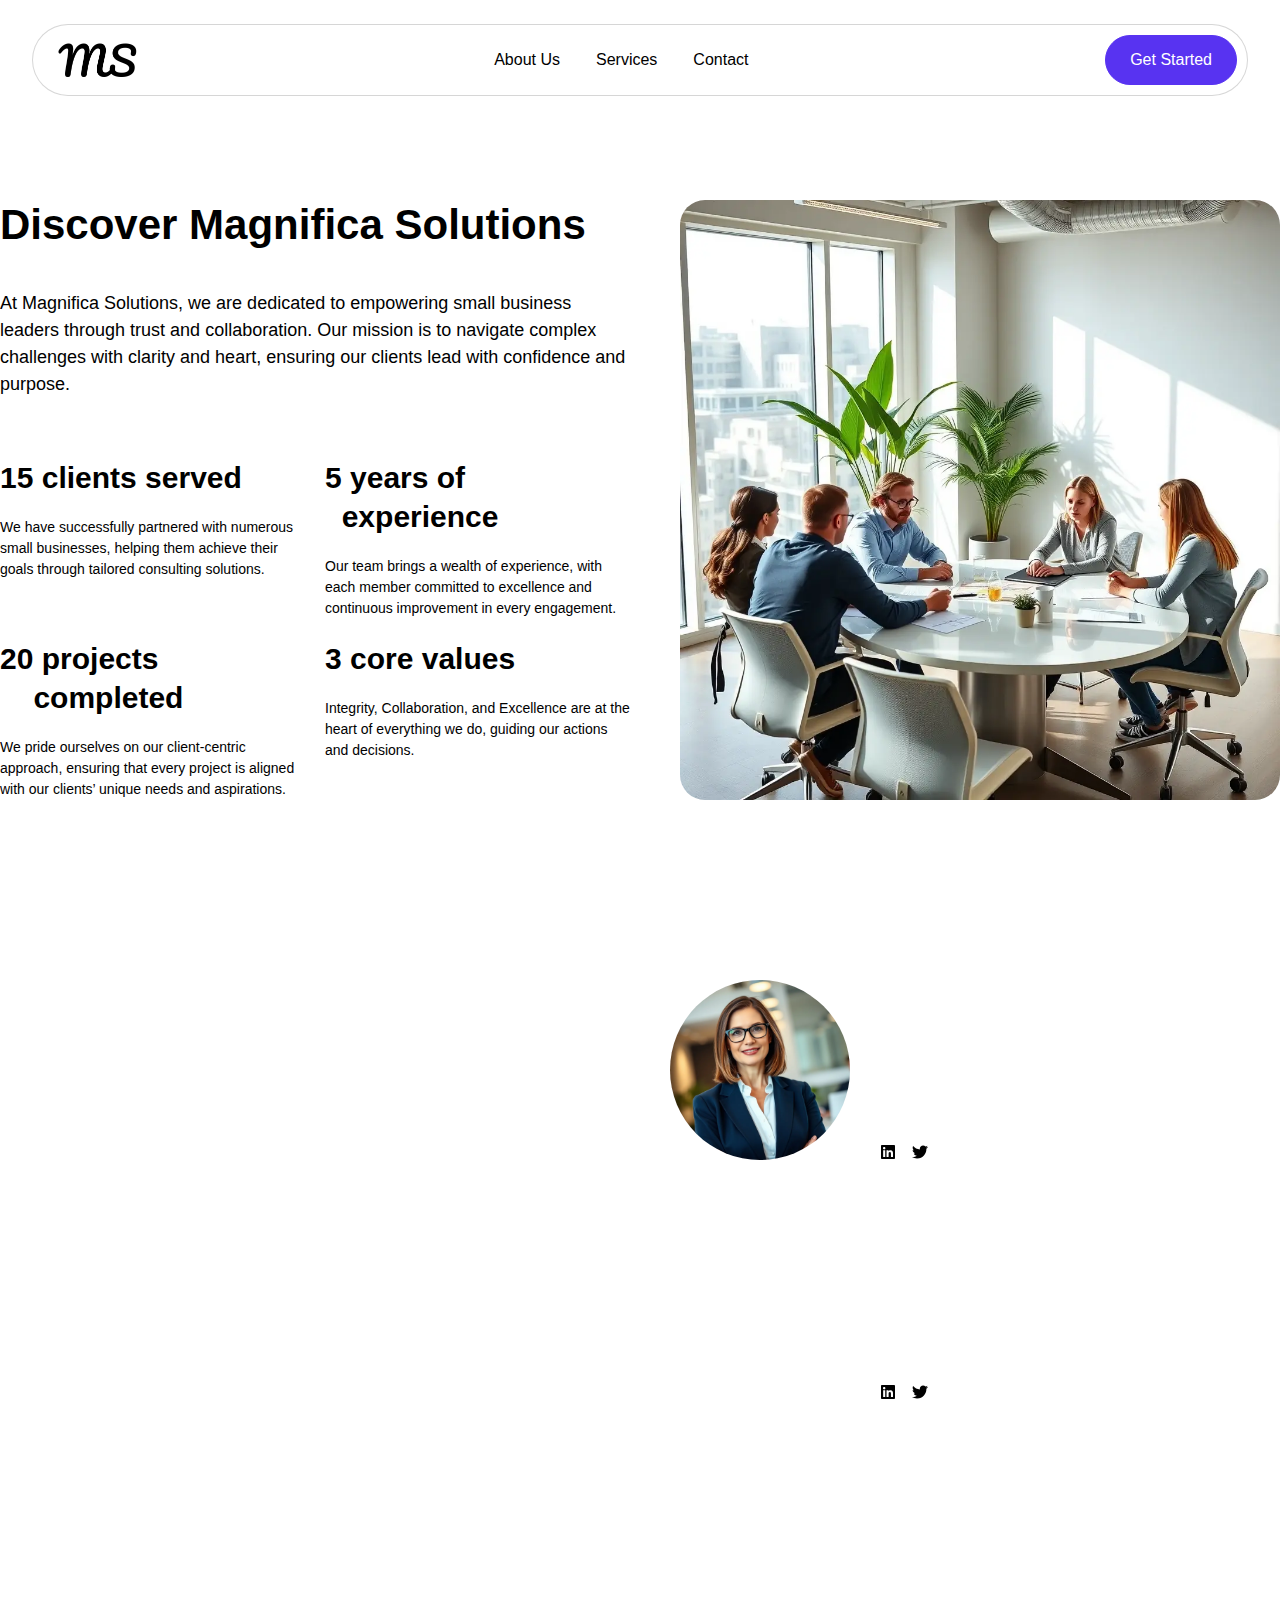
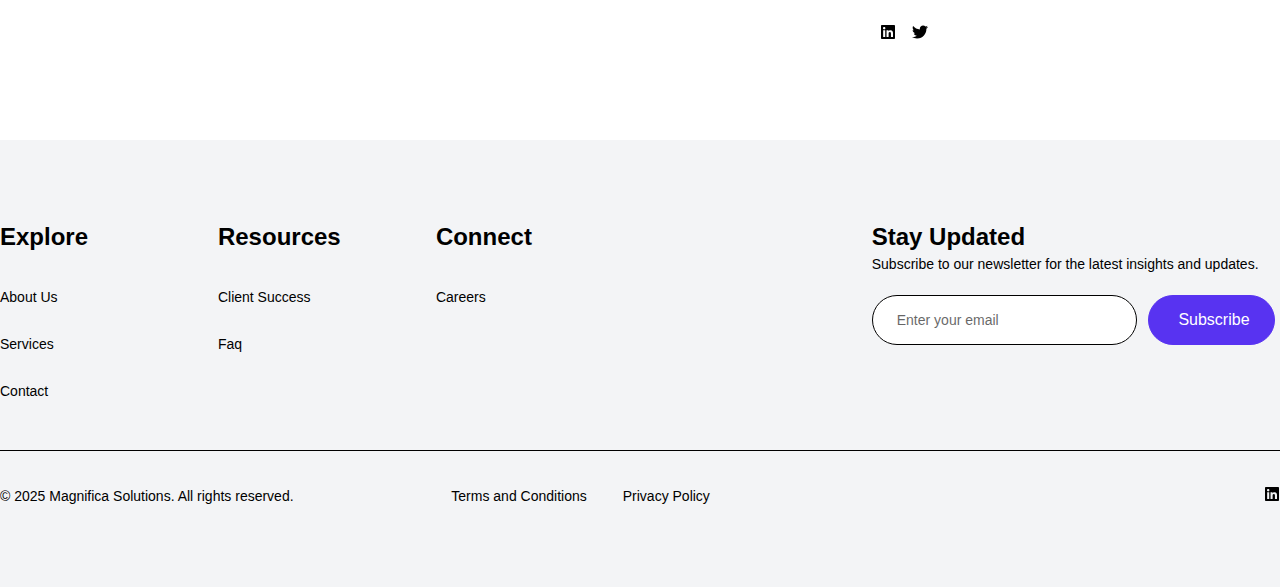
<file: about-us/index.html>
<!DOCTYPE html>
<html lang="en-US" class="twbb">
<head>
<script data-pagespeed-no-defer data-two-no-delay type="text/javascript">var two_worker_data_critical_data = {"critical_data":{"critical_css":false,"critical_fonts":false}}</script><script data-pagespeed-no-defer data-two-no-delay type="text/javascript">var two_worker_data_font = {"font":[]}</script><script data-pagespeed-no-defer data-two-no-delay type="text/javascript">var two_worker_data_excluded_js = {"js":[]}</script><script data-pagespeed-no-defer data-two-no-delay type="text/javascript">var two_worker_data_js = {"js":[{"inline":true,"code":"[base64]","id":"","uid":"two_680afb866716b","exclude_blob":false,"excluded_from_delay":false},{"inline":false,"url":"\/wp-includes\/js\/jquery\/jquery.min.js?ver=3.7.1","id":"jquery-core-js","uid":"two_680afb86671b7","exclude_blob":false,"excluded_from_delay":false},{"inline":false,"url":"\/wp-includes\/js\/jquery\/jquery-migrate.min.js?ver=3.4.1","id":"jquery-migrate-js","uid":"two_680afb86671cb","exclude_blob":false,"excluded_from_delay":false},{"inline":false,"url":"\/wp-content\/themes\/tenweb-website-builder-theme\/assets\/js\/scripts.min.js?ver=2.1.12","id":"tenweb-website-builder-theme-script-js","uid":"two_680afb86671dd","exclude_blob":false,"excluded_from_delay":false},{"inline":true,"code":"[base64]","id":"","uid":"two_680afb86671ec","exclude_blob":false,"excluded_from_delay":false},{"inline":true,"code":"[base64]","id":"","uid":"two_680afb8667207","exclude_blob":false,"excluded_from_delay":false},{"inline":false,"url":"\/wp-content\/plugins\/elementor\/assets\/lib\/jquery-numerator\/jquery-numerator.min.js?ver=0.2.1","id":"jquery-numerator-js","uid":"two_680afb8667223","exclude_blob":false,"excluded_from_delay":false},{"inline":false,"url":"\/wp-content\/plugins\/elementor\/assets\/lib\/font-awesome\/js\/v4-shims.min.js?ver=3.28.4","id":"font-awesome-4-shim-js","uid":"two_680afb8667236","exclude_blob":false,"excluded_from_delay":false},{"inline":false,"url":"\/wp-content\/plugins\/elementor\/assets\/js\/webpack.runtime.min.js?ver=3.28.4","id":"elementor-webpack-runtime-js","uid":"two_680afb8667249","exclude_blob":false,"excluded_from_delay":false},{"inline":false,"url":"\/wp-content\/plugins\/elementor\/assets\/js\/frontend-modules.min.js?ver=3.28.4","id":"elementor-frontend-modules-js","uid":"two_680afb866725d","exclude_blob":false,"excluded_from_delay":false},{"inline":false,"url":"\/wp-includes\/js\/jquery\/ui\/core.min.js?ver=1.13.3","id":"jquery-ui-core-js","uid":"two_680afb866726f","exclude_blob":false,"excluded_from_delay":false},{"inline":true,"code":"[base64]","id":"elementor-frontend-js-before","uid":"two_680afb8667282","exclude_blob":false,"excluded_from_delay":false},{"inline":false,"url":"\/wp-content\/plugins\/elementor\/assets\/js\/frontend.min.js?ver=3.28.4","id":"elementor-frontend-js","uid":"two_680afb86672b3","exclude_blob":false,"excluded_from_delay":false},{"inline":true,"code":"[base64]","id":"twbb-pro-features-frontend-script-js-extra","uid":"two_680afb86672c6","exclude_blob":false,"excluded_from_delay":false},{"inline":false,"url":"\/wp-content\/plugins\/tenweb-builder\/pro-features\/assets\/js\/concated_frontend.min.js?ver=1.32.40","id":"twbb-pro-features-frontend-script-js","uid":"two_680afb86672dc","exclude_blob":false,"excluded_from_delay":false},{"inline":false,"url":"\/wp-includes\/js\/underscore.min.js?ver=1.13.7","id":"underscore-js","uid":"two_680afb86672ef","exclude_blob":false,"excluded_from_delay":false},{"inline":false,"url":"\/wp-includes\/js\/imagesloaded.min.js?ver=5.0.0","id":"imagesloaded-js","uid":"two_680afb8667301","exclude_blob":false,"excluded_from_delay":false},{"inline":false,"url":"\/wp-includes\/js\/masonry.min.js?ver=4.2.2","id":"masonry-js","uid":"two_680afb8667314","exclude_blob":false,"excluded_from_delay":false},{"inline":true,"code":"[base64]","id":"twbb-frontend-scripts-js-extra","uid":"two_680afb8667326","exclude_blob":false,"excluded_from_delay":false},{"inline":false,"url":"\/wp-content\/plugins\/tenweb-builder\/assets\/frontend\/js\/frontend.min.js?ver=1.32.40","id":"twbb-frontend-scripts-js","uid":"two_680afb866733c","exclude_blob":false,"excluded_from_delay":false},{"inline":false,"url":"\/wp-content\/plugins\/tenweb-builder\/widgets\/sticky\/assets\/js\/jquery.sticky.min.js?ver=1.32.40","id":"twbb-sticky-lib-scripts-js","uid":"two_680afb866734f","exclude_blob":false,"excluded_from_delay":false},{"inline":false,"url":"\/wp-content\/plugins\/tenweb-builder\/widgets\/parallax\/assets\/js\/jquery.parallax.js?ver=1.32.40","id":"twbb-parallax-lib-scripts-js","uid":"two_680afb8667361","exclude_blob":false,"excluded_from_delay":false},{"inline":false,"url":"\/wp-content\/plugins\/tenweb-builder\/assets\/frontend\/js\/custom_options_frontend.min.js?ver=1.32.40","id":"twbb-custom-options-frontend-scripts-js","uid":"two_680afb8667373","exclude_blob":false,"excluded_from_delay":false},{"code":"[base64]","inline":true,"uid":"two_dispatchEvent_script"}]}</script><script data-pagespeed-no-defer data-two-no-delay type="text/javascript">var two_worker_data_css = {"css":[{"url":"\/wp-content\/cache\/tw_optimize\/css\/two_168_aggregated_5031697833a1b266bf9fe4d7a52cf38e_delay.min.css?date=1745550214","media":"all","uid":""}]}</script><noscript><link rel="stylesheet" crossorigin="anonymous" class="two_uncritical_css_noscript" media="all" href="/wp-content/cache/tw_optimize/css/two_168_aggregated_5031697833a1b266bf9fe4d7a52cf38e_delay.min.css?date=1745550214"></noscript>
<link type="text/css" media="all" href="/wp-content/cache/tw_optimize/css/two_168_aggregated.min.css?date=1745550214" rel="stylesheet">
  <meta charset="UTF-8">
  <meta name="viewport" content="width=device-width, initial-scale=1.0">
			<script data-pagespeed-no-defer data-two-no-delay type="text/javascript">window.addEventListener("load",function(){window.two_page_loaded=true;});function logLoaded(){console.log("window is loaded");}
(function listen(){if(window.two_page_loaded){logLoaded();}else{console.log("window is notLoaded");window.setTimeout(listen,50);}})();function applyElementorControllers(){if(!window.elementorFrontend)return;window.elementorFrontend.init()}
function applyViewCss(cssUrl){if(!cssUrl)return;const cssNode=document.createElement('link');cssNode.setAttribute("href",cssUrl);cssNode.setAttribute("rel","stylesheet");cssNode.setAttribute("type","text/css");document.head.appendChild(cssNode);}
var two_scripts_load=true;var two_load_delayed_javascript=function(event){if(two_scripts_load){two_scripts_load=false;two_connect_script(0);if(typeof two_delay_custom_js_new=="object"){document.dispatchEvent(two_delay_custom_js_new)}
window.two_delayed_loading_events.forEach(function(event){console.log("removed event listener");document.removeEventListener(event,two_load_delayed_javascript,false)});}};function two_loading_events(event){setTimeout(function(event){return function(){var t=function(eventType,elementClientX,elementClientY){var _event=new Event(eventType,{bubbles:true,cancelable:true});if(eventType==="click"){_event.clientX=elementClientX;_event.clientY=elementClientY}else{_event.touches=[{clientX:elementClientX,clientY:elementClientY}]}
return _event};var element;if(event&&event.type==="touchend"){var touch=event.changedTouches[0];element=document.elementFromPoint(touch.clientX,touch.clientY);element.dispatchEvent(t('touchstart',touch.clientX,touch.clientY));element.dispatchEvent(t('touchend',touch.clientX,touch.clientY));element.dispatchEvent(t('click',touch.clientX,touch.clientY));}else if(event&&event.type==="click"){element=document.elementFromPoint(event.clientX,event.clientY);element.dispatchEvent(t(event.type,event.clientX,event.clientY));}}}(event),150);}</script><script data-pagespeed-no-defer data-two-no-delay type="text/javascript">window.two_delayed_loading_attribute="data-twodelayedjs";window.two_delayed_js_load_libs_first="";window.two_delayed_loading_events=["mousemove","click","keydown","wheel","touchmove","touchend"];window.two_event_listeners=[];</script><script data-pagespeed-no-defer data-two-no-delay type="text/javascript">document.onreadystatechange=function(){if(document.readyState==="interactive"){if(window.two_delayed_loading_attribute!==undefined){window.two_delayed_loading_events.forEach(function(ev){window.two_event_listeners[ev]=document.addEventListener(ev,two_load_delayed_javascript,{passive:false})});}
if(window.two_delayed_loading_attribute_css!==undefined){window.two_delayed_loading_events_css.forEach(function(ev){window.two_event_listeners_css[ev]=document.addEventListener(ev,two_load_delayed_css,{passive:false})});}
if(window.two_load_delayed_iframe!==undefined){window.two_delayed_loading_iframe_events.forEach(function(ev){window.two_iframe_event_listeners[ev]=document.addEventListener(ev,two_load_delayed_iframe,{passive:false})});}}}</script><title>About Us &#8211; Magnifica Solutions: Consulting for Small Businesses</title>
<meta name="robots" content="max-image-preview:large">
	
	<link rel="dns-prefetch" href="//fonts.googleapis.com">
<link rel="alternate" type="application/rss+xml" title="Magnifica Solutions: Consulting for Small Businesses &raquo; Feed" href="/feed/">
<link rel="alternate" type="application/rss+xml" title="Magnifica Solutions: Consulting for Small Businesses &raquo; Comments Feed" href="/comments/feed/">
<script data-two_delay_src="inline" data-two_delay_id="two_680afb866716b" type="text/javascript"></script>






<link rel="stylesheet" id="tenweb-website-builder-open-sanse-css" href="https://fonts.googleapis.com/css2?family=Open+Sans%3Awght%40300%3B400%3B600%3B700%3B800&display=swap#038;display=swap&#038;ver=2.1.12" type="text/css" media="all">











<script data-two_delay_id="two_680afb86671b7" type="text/javascript" data-two_delay_src="/wp-includes/js/jquery/jquery.min.js?ver=3.7.1" id="jquery-core-js"></script>
<script data-two_delay_id="two_680afb86671cb" type="text/javascript" data-two_delay_src="/wp-includes/js/jquery/jquery-migrate.min.js?ver=3.4.1" id="jquery-migrate-js"></script>
<script data-two_delay_id="two_680afb86671dd" type="text/javascript" data-two_delay_src="/wp-content/themes/tenweb-website-builder-theme/assets/js/scripts.min.js?ver=2.1.12" id="tenweb-website-builder-theme-script-js"></script>
<link rel="https://api.w.org/" href="/wp-json/">
<link rel="alternate" title="JSON" type="application/json" href="/wp-json/wp/v2/pages/168">
<link rel="EditURI" type="application/rsd+xml" title="RSD" href="/xmlrpc.php?rsd">
<meta name="generator" content="WordPress 6.8">
<link rel="canonical" href="/about-us/">
<link rel="shortlink" href="/?p=168">
<link rel="alternate" title="oEmbed (JSON)" type="application/json+oembed" href="/wp-json/oembed/1.0/embed?url=%2Fabout-us%2F">
<link rel="alternate" title="oEmbed (XML)" type="text/xml+oembed" href="/wp-json/oembed/1.0/embed?url=%2Fabout-us%2F#038;format=xml">
<meta name="generator" content="Elementor 3.28.4; features: e_font_icon_svg, e_local_google_fonts; settings: css_print_method-external, google_font-enabled, font_display-swap">
			
			</head>
<body class="wp-singular page-template-default page page-id-168 wp-theme-tenweb-website-builder-theme no-sidebar elementor-default elementor-kit-194 elementor-page elementor-page-168">
        <script data-pagespeed-no-defer data-two-no-delay type="text/javascript"></script>
         <script data-pagespeed-no-defer data-two-no-delay id="two_worker" type="javascript/worker">let two_font_actions = "not_load";
            let two_css_length=0;let two_connected_css_length=0;let two_uncritical_fonts=null;let two_uncritical_fonts_status=false;if(two_font_actions=="not_load"||two_font_actions=="exclude_uncritical_fonts"){two_uncritical_fonts_status=true;}
self.addEventListener("message",function(e){two_css_length=e.data.css.length;if(!e.data.critical_data.critical_css||!e.data.critical_data.critical_fonts){two_uncritical_fonts_status=false;}
if(e.data.font.length>0){two_fetch_inbg(e.data.font,"font");}
if(e.data.js.length>0){two_fetch_inbg(e.data.js,"js");}
if(e.data.excluded_js.length>0){two_fetch_inbg(e.data.excluded_js,"js",true);}
if(e.data.css.length>0){two_fetch_inbg(e.data.css,"css");}},false);function two_fetch_inbg(data,type,excluded_js=false){for(let i in data){if(typeof data[i].url!="undefined"){var modifiedScript=null;if(type==="js"&&typeof data[i].exclude_blob!="undefined"&&data[i].exclude_blob){modifiedScript={id:i,status:'ok',type:type,url:data[i].url,uid:data[i].uid};two_send_worker_data(modifiedScript);continue;}
fetch(data[i].url,{mode:'no-cors',redirect:'follow'}).then((r)=>{if(!r.ok||r.status!==200){throw Error(r.statusText);}
if(two_uncritical_fonts_status&&type=="css"){return(r.text());}else{return(r.blob());}}).then((content_)=>{let sheetURL="";if(two_uncritical_fonts_status&&type=="css"){sheetURL=two_create_blob(content_);}else{sheetURL=URL.createObjectURL(content_);}
modifiedScript=null;if(type=="css"){modifiedScript={id:i,type:type,status:'ok',media:data[i].media,url:sheetURL,uid:data[i].uid,original_url:data[i].url,two_uncritical_fonts:two_uncritical_fonts,};}else if(type=="js"){modifiedScript={id:i,status:'ok',type:type,url:sheetURL,uid:data[i].uid};}else if(type=="font"){modifiedScript={status:'ok',type:type,main_url:data[i].url,url:sheetURL,font_face:data[i].font_face};}
if(excluded_js){modifiedScript.excluded_from_delay=true;}
two_send_worker_data(modifiedScript);}).catch(function(error){console.log("error in fetching: "+error.toString()+", bypassing "+data[i].url);fetch(data[i].url,{redirect:'follow'}).then((r)=>{if(!r.ok||r.status!==200){throw Error(r.statusText);}
if(two_uncritical_fonts_status&&type=="css"){return(r.text());}else{return(r.blob());}}).then((content_)=>{let sheetURL="";if(two_uncritical_fonts_status&&type=="css"){sheetURL=two_create_blob(content_);}else{sheetURL=URL.createObjectURL(content_);}
var modifiedScript=null;if(type=="css"){modifiedScript={id:i,type:type,status:'ok',media:data[i].media,url:sheetURL,uid:data[i].uid,original_url:data[i].url,two_uncritical_fonts:two_uncritical_fonts,};}else if(type=="js"){modifiedScript={id:i,status:'ok',type:type,url:sheetURL,uid:data[i].uid};}else if(type=="font"){modifiedScript={status:'ok',type:type,main_url:data[i].url,url:sheetURL,font_face:data[i].font_face};}
if(excluded_js){modifiedScript.excluded_from_delay=true;}
two_send_worker_data(modifiedScript);}).catch(function(error){console.log("error in fetching no-cors: "+error.toString()+", bypassing "+data[i].url);try{console.log("error in fetching: "+error.toString()+", sending XMLHttpRequest"+data[i].url);let r=new XMLHttpRequest;if(two_uncritical_fonts_status&&type=="css"){r.responseType="text";}else{r.responseType="blob";}
r.onload=function(content_){let sheetURL="";if(two_uncritical_fonts_status&&type=="css"){sheetURL=two_create_blob(content_.target.response);}else{sheetURL=URL.createObjectURL(content_.target.response);}
if(r.status!==200){two_XMLHttpRequest_error(excluded_js,data[i],type,i);return;}
console.log("error in fetching: "+error.toString()+", XMLHttpRequest success "+data[i].url);let modifiedScript=null;if(type=="css"){modifiedScript={id:i,type:type,status:'ok',media:data[i].media,url:sheetURL,uid:data[i].uid,two_uncritical_fonts:two_uncritical_fonts,};}else if(type=="js"){modifiedScript={id:i,type:type,status:'ok',url:sheetURL,uid:data[i].uid};}else if(type=="font"){modifiedScript={type:type,status:'ok',main_url:data[i].url,url:sheetURL,font_face:data[i].font_face};}
if(excluded_js){modifiedScript.excluded_from_delay=true;}
two_send_worker_data(modifiedScript);};r.onerror=function(){two_XMLHttpRequest_error(excluded_js,data[i],type,i)};r.open("GET",data[i].url,true);r.send();}catch(e){console.log("error in fetching: "+e.toString()+", running fallback for "+data[i].url);var modifiedScript=null;if(type=="css"||type=="js"){modifiedScript={id:i,type:type,status:'error',url:data[i].url,uid:data[i].uid};}else if(type=="font"){modifiedScript={type:type,status:'error',url:data[i].url,font_face:data[i].font_face};}
if(excluded_js){modifiedScript.excluded_from_delay=true;}
two_send_worker_data(modifiedScript);}});});}}}
function two_XMLHttpRequest_error(excluded_js,data_i,type,i){console.log("error in fetching: XMLHttpRequest failed "+data_i.url);var modifiedScript=null;if(type=="css"||type=="js"){modifiedScript={id:i,type:type,status:'error',url:data_i.url,uid:data_i.uid};}else if(type=="font"){modifiedScript={type:type,status:'error',url:data_i.url,font_face:data_i.font_face};}
if(excluded_js){modifiedScript.excluded_from_delay=true;}
two_send_worker_data(modifiedScript);}
function two_create_blob(str){two_uncritical_fonts="";const regex=/@font-face\s*\{(?:[^{}])*\}/sig;str=str.replace(regex,function(e){if(e.includes("data:application")){return e;}
two_uncritical_fonts+=e;return"";});let blob_data=new Blob([str],{type:"text/css"});let sheetURL=URL.createObjectURL(blob_data);return sheetURL;}
function two_send_worker_data(data){if(data.type=="css"){two_connected_css_length++;data.length=two_css_length;data.connected_length=two_connected_css_length;}
self.postMessage(data)}</script>
        <script data-pagespeed-no-defer data-two-no-delay type="text/javascript">let two_font_actions = "not_load";
                     two_worker_styles_list=[];two_worker_styles_count=0;var two_script_list=typeof two_worker_data_js==="undefined"?[]:two_worker_data_js.js;var two_excluded_js_list=typeof two_worker_data_excluded_js==="undefined"?[]:two_worker_data_excluded_js.js;var excluded_count=two_excluded_js_list.filter((el)=>{return!!el['url']}).length;var two_css_list=typeof two_worker_data_css==="undefined"?[]:two_worker_data_css.css;var two_fonts_list=typeof two_worker_data_font==="undefined"?[]:two_worker_data_font.font;var two_critical_data=typeof two_worker_data_critical_data==="undefined"?[]:two_worker_data_critical_data.critical_data;var wcode=new Blob([document.querySelector("#two_worker").textContent],{type:"text/javascript"});var two_worker=new Worker(window.URL.createObjectURL(wcode));var two_worker_data={"js":two_script_list,"excluded_js":two_excluded_js_list,"css":two_css_list,"font":two_fonts_list,critical_data:two_critical_data}
two_worker.postMessage(two_worker_data);two_worker.addEventListener("message",function(e){var data=e.data;if(data.type==="css"&&data.status==="ok"){if(data.two_uncritical_fonts&&two_font_actions=="exclude_uncritical_fonts"){let two_uncritical_fonts=data.two_uncritical_fonts;const two_font_tag=document.createElement("style");two_font_tag.innerHTML=two_uncritical_fonts;two_font_tag.className="two_uncritical_fonts";document.body.appendChild(two_font_tag);}
if(window.two_page_loaded){two_connect_style(data);}else{two_worker_styles_list.push(data);}}else if(data.type==="js"){if(data.status==="ok"){if(data.excluded_from_delay){two_excluded_js_list[data.id].old_url=two_excluded_js_list[data.id].url;two_excluded_js_list[data.id].url=data.url;two_excluded_js_list[data.id].success=true;excluded_count--;if(excluded_count===0){two_connect_script(0,two_excluded_js_list)}}else{two_script_list[data.id].old_url=two_script_list[data.id].url;two_script_list[data.id].url=data.url;two_script_list[data.id].success=true;}}}else if(data.type==="css"&&data.status==="error"){console.log("error in fetching, connecting style now")
two_connect_failed_style(data);}else if(data.type==="font"){two_connect_font(data);}});function UpdateQueryString(key,value,url){if(!url)url=window.location.href;var re=new RegExp("([?&])"+key+"=.*?(&|#|$)(.*)","gi"),hash;if(re.test(url)){if(typeof value!=="undefined"&&value!==null){return url.replace(re,"$1"+key+"="+value+"$2$3");}
else{hash=url.split("#");url=hash[0].replace(re,"$1$3").replace(/(&|\?)$/,"");if(typeof hash[1]!=="undefined"&&hash[1]!==null){url+="#"+hash[1];}
return url;}}
else{if(typeof value!=="undefined"&&value!==null){var separator=url.indexOf("?")!==-1?"&":"?";hash=url.split("#");url=hash[0]+separator+key+"="+value;if(typeof hash[1]!=="undefined"&&hash[1]!==null){url+="#"+hash[1];}
return url;}
else{return url;}}}
function two_connect_failed_style(data){var link=document.createElement("link");link.className="fallback_two_worker";link.rel="stylesheet";link.type="text/css";link.href=data.url;link.media="none";link.onload=function(){if(this.media==="none"){if(data.media){this.media=data.media;}else{this.media="all";}console.log(data.media);}if(data.connected_length==data.length&&typeof two_replace_backgrounds!="undefined"){two_replace_backgrounds();};two_styles_loaded()};document.getElementsByTagName("head")[0].appendChild(link);if(data.connected_length==data.length&&typeof two_replace_backgrounds!="undefined"){two_replace_backgrounds();}}
function two_connect_style(data,fixed_google_font=false){if(fixed_google_font===false&&typeof two_merge_google_fonts!=="undefined"&&data['original_url']&&data['original_url'].startsWith('https://fonts.googleapis.com/css')&&data['response']){data['response'].text().then(function(content){content=two_merge_google_fonts(content)
let blob=new Blob([content],{type:data['response'].type});data['url']=URL.createObjectURL(blob);two_connect_style(data,true);});return;}
var link=document.createElement("link");link.className="loaded_two_worker";link.rel="stylesheet";link.type="text/css";link.href=data.url;link.media=data.media;link.onload=function(){if(data.connected_length==data.length&&typeof two_replace_backgrounds!="undefined"){two_replace_backgrounds();};two_styles_loaded()};link.onerror=function(){two_styles_loaded()};document.getElementsByTagName("head")[0].appendChild(link);}
var two_event;function two_connect_script(i,scripts_list=null){if(i===0&&event){two_event=event;event.preventDefault();}
if(scripts_list===null){scripts_list=two_script_list;}
if(typeof scripts_list[i]!=="undefined"){let data_uid="[data-two_delay_id=\""+scripts_list[i].uid+"\"]";let current_script=document.querySelector(data_uid);let script=document.createElement("script");script.type="text/javascript";script.async=false;if(scripts_list[i].inline){var js_code=decodeURIComponent(atob(scripts_list[i].code));var blob=new Blob([js_code],{type:"text/javascript"});scripts_list[i].url=URL.createObjectURL(blob);}
if(current_script!=null&&typeof scripts_list[i].url!="undefined"){script.dataset.src=scripts_list[i].url;current_script.parentNode.insertBefore(script,current_script);current_script.getAttributeNames().map(function(name){let value=current_script.getAttribute(name);try{script.setAttribute(name,value);}catch(error){console.log(error);}});current_script.remove();script.classList.add("loaded_two_worker_js");if(typeof scripts_list[i].exclude_blob!="undefined"&&scripts_list[i].exclude_blob){script.dataset.blob_exclude="1";}}
i++;two_connect_script(i,scripts_list);}else{let elementor_frontend_js=null;document.querySelectorAll(".loaded_two_worker_js").forEach((elem)=>{let id=elem.getAttribute("id");if(id!='elementor-frontend-js'){two_load_delayed_js(elem);}else{elementor_frontend_js=elem;}});if(elementor_frontend_js!==null){two_load_delayed_js(elementor_frontend_js);}}}
function two_load_delayed_js(elem){let data_src=elem.dataset.src;if(elem.dataset.blob_exclude==="1"){delete elem.dataset.blob_exclude;delete elem.dataset.src;delete elem.dataset.two_delay_id;delete elem.dataset.two_delay_src;}
if(data_src){elem.setAttribute("src",data_src);}}
function two_connect_font(data){let font_face=data.font_face;if(font_face.indexOf("font-display")>=0){const regex=/font-display:[ ]*[a-z]*[A-Z]*;/g;while((m=regex.exec(font_face))!==null){if(m.index===regex.lastIndex){regex.lastIndex++;}
m.forEach((match,groupIndex)=>{console.log(match);font_face.replace(match,"font-display: swap;");});}}else{font_face=font_face.replace("}",";font-display: swap;}");}
if(typeof data.main_url!="undefined"){font_face=font_face.replace(data.main_url,data.url);}
var newStyle=document.createElement("style");newStyle.className="two_critical_font";newStyle.appendChild(document.createTextNode(font_face));document.head.appendChild(newStyle);}
let connect_stile_timeout=setInterval(function(){console.log(window.two_page_loaded);if(window.two_page_loaded){clearInterval(connect_stile_timeout);two_worker_styles_list.forEach(function(item,index){two_connect_style(item);});two_worker_styles_list=[];}},500);function two_styles_loaded(){if(two_css_list.length-++two_worker_styles_count==0){var critical_css=document.getElementById("two_critical_css");if(critical_css){critical_css.remove();}
onStylesLoadEvent=new Event("two_css_loaded");window.dispatchEvent(onStylesLoadEvent);}}</script>
		<div data-elementor-type="twbb_header" data-elementor-id="187" class="elementor elementor-187">
				<div class="elementor-element elementor-element-gexsnq61 twbb_section e-con-boxed e-flex e-con e-parent" data-id="gexsnq61" data-element_type="container" id="header" data-settings="{&quot;tenweb_sticky&quot;:&quot;top&quot;,&quot;tenweb_sticky_on&quot;:[&quot;desktop&quot;,&quot;tablet&quot;,&quot;mobile&quot;],&quot;tenweb_sticky_offset&quot;:0,&quot;tenweb_sticky_effects_offset&quot;:0}">
					<div class="e-con-inner">
		<div class="elementor-element elementor-element-jw1tkp07 e-con-full e-flex e-con e-parent" data-id="jw1tkp07" data-element_type="container" data-settings="{&quot;background_background&quot;:&quot;classic&quot;}">
				<div class="elementor-element elementor-element-dolku92y elementor-widget elementor-widget-image" data-id="dolku92y" data-element_type="widget" data-widget_type="image.default">
				<div class="elementor-widget-container">
																<a>
							<noscript><img decoding="async" src="/wp-content/uploads/2025/04/logo_F5nsMwID.webp" class="attachment-full size-full wp-image-86" alt=""></noscript>
<img decoding="async" src="data:image/svg+xml,%3Csvg%20xmlns=%22http://www.w3.org/2000/svg%22%20viewBox=%220%200%20%20%22%3E%3C/svg%3E" data-src="/wp-content/uploads/2025/04/logo_F5nsMwID.webp" class=" lazy  attachment-full size-full wp-image-86" alt="">								</a>
															</div>
				</div>
				<div class="elementor-element elementor-element-u194cfi6 twbb-responsive-nav-menu--horizontal twbb-nav-menu__align-center twbb-responsive-nav-menu--tablet-dropdown twbb-responsive-nav-menu--mobile-dropdown twbb-nav-menu--indicator-classic twbb-nav-menu--toggle twbb-nav-menu--burger twbb-nav-menu--stretch yes twbb-nav-menu__text-align-center elementor-widget elementor-widget-twbb-nav-menu" data-id="u194cfi6" data-element_type="widget" data-settings="{&quot;layout&quot;:&quot;horizontal&quot;,&quot;layout_tablet&quot;:&quot;dropdown&quot;,&quot;layout_mobile&quot;:&quot;dropdown&quot;,&quot;toggle&quot;:&quot;burger&quot;,&quot;full_width&quot;:&quot; yes&quot;}" data-widget_type="twbb-nav-menu.default">
				<div class="elementor-widget-container">
					        <nav class="twbb-nav-menu--main twbb-nav-menu__container e--pointer-none">
            <ul id="menu-1-u194cfi6" class="twbb-nav-menu twbb-menu_term_id-3">
<li class="a:1:{i:0;s:0:&quot;&quot;;} menu-item menu-item-type-post_type menu-item-object-page current-menu-item page_item page-item-168 current_page_item menu-item-176"><a href="/about-us/" aria-current="page" class="twbb-item  twbb-item-active">About Us</a></li>
<li class="a:1:{i:0;s:0:&quot;&quot;;} menu-item menu-item-type-post_type menu-item-object-page menu-item-177"><a href="/services/" class="twbb-item">Services</a></li>
<li class="a:1:{i:0;s:0:&quot;&quot;;} menu-item menu-item-type-post_type menu-item-object-page menu-item-178"><a href="/contact/" class="twbb-item">Contact</a></li>
</ul>        </nav>
            <div class="twbb-menu-toggle" role="button" tabindex="0" aria-label="Menu Toggle" aria-expanded="false">
            <svg aria-hidden="true" role="presentation" class="twbb-menu-toggle__icon--open e-font-icon-svg e-eicon-menu-bar" viewbox="0 0 1000 1000" xmlns="http://www.w3.org/2000/svg"><path d="M104 333H896C929 333 958 304 958 271S929 208 896 208H104C71 208 42 237 42 271S71 333 104 333ZM104 583H896C929 583 958 554 958 521S929 458 896 458H104C71 458 42 487 42 521S71 583 104 583ZM104 833H896C929 833 958 804 958 771S929 708 896 708H104C71 708 42 737 42 771S71 833 104 833Z"></path></svg><svg aria-hidden="true" role="presentation" class="twbb-menu-toggle__icon--close e-font-icon-svg e-eicon-close" viewbox="0 0 1000 1000" xmlns="http://www.w3.org/2000/svg"><path d="M742 167L500 408 258 167C246 154 233 150 217 150 196 150 179 158 167 167 154 179 150 196 150 212 150 229 154 242 171 254L408 500 167 742C138 771 138 800 167 829 196 858 225 858 254 829L496 587 738 829C750 842 767 846 783 846 800 846 817 842 829 829 842 817 846 804 846 783 846 767 842 750 829 737L588 500 833 258C863 229 863 200 833 171 804 137 775 137 742 167Z"></path></svg>            <span class="elementor-screen-only">Menu</span>
        </div>
            <nav class="twbb-nav-menu--dropdown twbb-nav-menu__container">
        <ul id="menu-2-u194cfi6" class="twbb-nav-menu twbb-menu_term_id-3">
<li class="a:1:{i:0;s:0:&quot;&quot;;} menu-item menu-item-type-post_type menu-item-object-page current-menu-item page_item page-item-168 current_page_item menu-item-176"><a href="/about-us/" aria-current="page" class="twbb-item  twbb-item-active">About Us</a></li>
<li class="a:1:{i:0;s:0:&quot;&quot;;} menu-item menu-item-type-post_type menu-item-object-page menu-item-177"><a href="/services/" class="twbb-item">Services</a></li>
<li class="a:1:{i:0;s:0:&quot;&quot;;} menu-item menu-item-type-post_type menu-item-object-page menu-item-178"><a href="/contact/" class="twbb-item">Contact</a></li>
</ul>    </nav>
          
    				</div>
				</div>
				<div class="elementor-element elementor-element-2a6903p4 elementor-hidden-tablet elementor-hidden-mobile elementor-align-right elementor-mobile-align-center elementor-widget elementor-widget-button" data-id="2a6903p4" data-element_type="widget" data-widget_type="button.default">
				<div class="elementor-widget-container">
									<div class="elementor-button-wrapper">
					<a class="elementor-button elementor-button-link elementor-size-sm" href="/contact//">
						<span class="elementor-button-content-wrapper">
									<span class="elementor-button-text">Get Started</span>
					</span>
					</a>
				</div>
								</div>
				</div>
				</div>
					</div>
				</div>
				</div>
				<div data-elementor-type="wp-page" data-elementor-id="168" class="elementor elementor-168">
						<section class="elementor-section elementor-top-section elementor-element elementor-element-7f979378 elementor-section-full_width elementor-section-stretched elementor-section-height-default elementor-section-height-default" data-id="7f979378" data-element_type="section" data-settings="{&quot;stretch_section&quot;:&quot;section-stretched&quot;}">
						<div class="elementor-container elementor-column-gap-no">
					<div class="elementor-column elementor-col-100 elementor-top-column elementor-element elementor-element-74a2142f" data-id="74a2142f" data-element_type="column">
			<div class="elementor-widget-wrap elementor-element-populated">
						<div class="elementor-element elementor-element-79286357 elementor-widget elementor-widget-twbbpost-content" data-id="79286357" data-element_type="widget" data-widget_type="twbbpost-content.default">
				<div class="elementor-widget-container">
							<div data-elementor-type="wp-page" data-elementor-id="168" class="elementor elementor-168">
				<div class="elementor-element elementor-element-pc7miz2h twbb_section e-con-boxed e-flex e-con e-parent" data-id="pc7miz2h" data-element_type="container" id="about-magnifica-solutions">
					<div class="e-con-inner">
		<div class="elementor-element elementor-element-xed3jc9a e-con-full e-flex e-con e-parent" data-id="xed3jc9a" data-element_type="container">
				<div class="elementor-element elementor-element-6c0ufhsh elementor-widget__width-initial elementor-widget-mobile__width-inherit elementor-widget-tablet__width-initial elementor-invisible elementor-widget elementor-widget-heading" data-id="6c0ufhsh" data-element_type="widget" data-settings="{&quot;_animation&quot;:&quot;fadeInUp&quot;}" data-widget_type="heading.default">
				<div class="elementor-widget-container">
					<h2 class="elementor-heading-title elementor-size-default">Discover Magnifica Solutions</h2>				</div>
				</div>
				<div class="elementor-element elementor-element-uly80w50 elementor-widget__width-initial elementor-widget-mobile__width-inherit elementor-widget-tablet__width-initial elementor-invisible elementor-widget elementor-widget-text-editor" data-id="uly80w50" data-element_type="widget" data-settings="{&quot;_animation&quot;:&quot;fadeInUp&quot;}" data-widget_type="text-editor.default">
				<div class="elementor-widget-container">
									At Magnifica Solutions, we are dedicated to empowering small business leaders through trust and collaboration. Our mission is to navigate complex challenges with clarity and heart, ensuring our clients lead with confidence and purpose.								</div>
				</div>
		<div class="elementor-element elementor-element-44nbk60y e-con-full e-flex e-con e-parent" data-id="44nbk60y" data-element_type="container">
		<div class="elementor-element elementor-element-0c5y5cgr e-con-full e-flex e-con e-parent" data-id="0c5y5cgr" data-element_type="container">
				<div class="elementor-element elementor-element-fwyv4ucv elementor-widget__width-auto elementor-widget-mobile__width-auto elementor-widget-tablet__width-initial elementor-widget elementor-widget-counter" data-id="fwyv4ucv" data-element_type="widget" data-widget_type="counter.default">
				<div class="elementor-widget-container">
							<div class="elementor-counter">
						<div class="elementor-counter-number-wrapper">
				<span class="elementor-counter-number-prefix"></span>
				<span class="elementor-counter-number" data-duration="2000" data-to-value="100" data-from-value="15">15</span>
				<span class="elementor-counter-number-suffix"> clients served</span>
			</div>
		</div>
						</div>
				</div>
				<div class="elementor-element elementor-element-52uxzc8d elementor-widget__width-initial elementor-widget-mobile__width-inherit elementor-widget-tablet__width-initial elementor-invisible elementor-widget elementor-widget-text-editor" data-id="52uxzc8d" data-element_type="widget" data-settings="{&quot;_animation&quot;:&quot;fadeInUp&quot;}" data-widget_type="text-editor.default">
				<div class="elementor-widget-container">
									We have successfully partnered with numerous small businesses, helping them achieve their goals through tailored consulting solutions.								</div>
				</div>
				</div>
		<div class="elementor-element elementor-element-1bo4vv2q e-con-full e-flex e-con e-parent" data-id="1bo4vv2q" data-element_type="container">
				<div class="elementor-element elementor-element-ekj81yqi elementor-widget__width-auto elementor-widget-mobile__width-auto elementor-widget-tablet__width-initial elementor-widget elementor-widget-counter" data-id="ekj81yqi" data-element_type="widget" data-widget_type="counter.default">
				<div class="elementor-widget-container">
							<div class="elementor-counter">
						<div class="elementor-counter-number-wrapper">
				<span class="elementor-counter-number-prefix"></span>
				<span class="elementor-counter-number" data-duration="2000" data-to-value="10" data-from-value="5">5</span>
				<span class="elementor-counter-number-suffix"> years of experience</span>
			</div>
		</div>
						</div>
				</div>
				<div class="elementor-element elementor-element-4bmpjlmu elementor-widget__width-initial elementor-widget-mobile__width-inherit elementor-widget-tablet__width-initial elementor-invisible elementor-widget elementor-widget-text-editor" data-id="4bmpjlmu" data-element_type="widget" data-settings="{&quot;_animation&quot;:&quot;fadeInUp&quot;}" data-widget_type="text-editor.default">
				<div class="elementor-widget-container">
									Our team brings a wealth of experience, with each member committed to excellence and continuous improvement in every engagement.								</div>
				</div>
				</div>
				</div>
		<div class="elementor-element elementor-element-ady92kev e-con-full e-flex e-con e-parent" data-id="ady92kev" data-element_type="container">
		<div class="elementor-element elementor-element-7myqdqhi e-con-full e-flex e-con e-parent" data-id="7myqdqhi" data-element_type="container">
				<div class="elementor-element elementor-element-d52svkjr elementor-widget__width-auto elementor-widget-mobile__width-auto elementor-widget-tablet__width-initial elementor-widget elementor-widget-counter" data-id="d52svkjr" data-element_type="widget" data-widget_type="counter.default">
				<div class="elementor-widget-container">
							<div class="elementor-counter">
						<div class="elementor-counter-number-wrapper">
				<span class="elementor-counter-number-prefix"></span>
				<span class="elementor-counter-number" data-duration="2000" data-to-value="50" data-from-value="20">20</span>
				<span class="elementor-counter-number-suffix"> projects completed</span>
			</div>
		</div>
						</div>
				</div>
				<div class="elementor-element elementor-element-qeohx6vl elementor-widget__width-initial elementor-widget-mobile__width-inherit elementor-widget-tablet__width-initial elementor-invisible elementor-widget elementor-widget-text-editor" data-id="qeohx6vl" data-element_type="widget" data-settings="{&quot;_animation&quot;:&quot;fadeInUp&quot;}" data-widget_type="text-editor.default">
				<div class="elementor-widget-container">
									We pride ourselves on our client-centric approach, ensuring that every project is aligned with our clients&#8217; unique needs and aspirations.								</div>
				</div>
				</div>
		<div class="elementor-element elementor-element-6arq2mwu e-con-full e-flex e-con e-parent" data-id="6arq2mwu" data-element_type="container">
				<div class="elementor-element elementor-element-5pahxgey elementor-widget__width-auto elementor-widget-mobile__width-auto elementor-widget-tablet__width-initial elementor-widget elementor-widget-counter" data-id="5pahxgey" data-element_type="widget" data-widget_type="counter.default">
				<div class="elementor-widget-container">
							<div class="elementor-counter">
						<div class="elementor-counter-number-wrapper">
				<span class="elementor-counter-number-prefix"></span>
				<span class="elementor-counter-number" data-duration="2000" data-to-value="5" data-from-value="3">3</span>
				<span class="elementor-counter-number-suffix"> core values</span>
			</div>
		</div>
						</div>
				</div>
				<div class="elementor-element elementor-element-xdngznr1 elementor-widget__width-initial elementor-widget-mobile__width-inherit elementor-widget-tablet__width-initial elementor-invisible elementor-widget elementor-widget-text-editor" data-id="xdngznr1" data-element_type="widget" data-settings="{&quot;_animation&quot;:&quot;fadeInUp&quot;}" data-widget_type="text-editor.default">
				<div class="elementor-widget-container">
									Integrity, Collaboration, and Excellence are at the heart of everything we do, guiding our actions and decisions.								</div>
				</div>
				</div>
				</div>
				</div>
				<div class="elementor-element elementor-element-con02cxv elementor-widget__width-initial elementor-widget-mobile__width-inherit elementor-widget-tablet__width-initial elementor-widget elementor-widget-image" data-id="con02cxv" data-element_type="widget" data-widget_type="image.default">
				<div class="elementor-widget-container">
															<noscript><img fetchpriority="high" decoding="async" width="1024" height="1024" src="/wp-content/uploads/2025/04/tenweb_media_S6V3BBZ0Y.webp" class="attachment-full size-full wp-image-166" alt="" srcset="/wp-content/uploads/2025/04/tenweb_media_S6V3BBZ0Y.webp 1024w, /wp-content/uploads/2025/04/tenweb_media_S6V3BBZ0Y-768x768.webp 768w" sizes="(max-width: 1024px) 100vw, 1024px"></noscript>
<img fetchpriority="high" decoding="async" width="1024" height="1024" src="data:image/svg+xml,%3Csvg%20xmlns=%22http://www.w3.org/2000/svg%22%20viewBox=%220%200%201024%201024%22%3E%3C/svg%3E" data-src="/wp-content/uploads/2025/04/tenweb_media_S6V3BBZ0Y.webp" class=" lazy  attachment-full size-full wp-image-166" alt="" data-srcset="/wp-content/uploads/2025/04/tenweb_media_S6V3BBZ0Y.webp 1024w, /wp-content/uploads/2025/04/tenweb_media_S6V3BBZ0Y-768x768.webp 768w" data-sizes="(max-width: 1024px) 100vw, 1024px">															</div>
				</div>
					</div>
				</div>
		<div class="elementor-element elementor-element-eo1th5eq twbb_section e-con-boxed e-flex e-con e-parent" data-id="eo1th5eq" data-element_type="container" id="meet-the-team">
					<div class="e-con-inner">
		<div class="elementor-element elementor-element-ablftcv7 e-con-full e-flex e-con e-parent" data-id="ablftcv7" data-element_type="container">
				<div class="elementor-element elementor-element-fjrtki2n elementor-widget__width-initial elementor-widget-mobile__width-inherit elementor-widget-tablet__width-initial elementor-invisible elementor-widget elementor-widget-heading" data-id="fjrtki2n" data-element_type="widget" data-settings="{&quot;_animation&quot;:&quot;fadeInUp&quot;}" data-widget_type="heading.default">
				<div class="elementor-widget-container">
					<h5 class="elementor-heading-title elementor-size-default">Our Experts</h5>				</div>
				</div>
				<div class="elementor-element elementor-element-pmvuanxc elementor-widget__width-initial elementor-widget-mobile__width-inherit elementor-widget-tablet__width-initial twbb_cta-position-button-bottom twbb_cta-button-wrapper-left twbb_cta-button-wrapper-left twbb_cta-valign-align-top twbb_cta-button-wrapper-center twbb_cta-tablet-position-button-bottom twbb_cta-mobile-position-button-bottom elementor-invisible elementor-widget elementor-widget-twbb_call-to-action" data-id="pmvuanxc" data-element_type="widget" data-settings="{&quot;_animation&quot;:&quot;fadeInUp&quot;}" data-widget_type="twbb_call-to-action.default">
				<div class="elementor-widget-container">
					    <div class="twbb_cta-wrapper ">
      <div class="twbb_cta-content-wrapper ">
    <div class="twbb_cta-content-inner">
                <h2 class="twbb_cta-title">Connect with Us</h2>
                    <div class="twbb_cta-description">Discover how our team can help your business succeed.</div>
              </div>
    <div class="twbb_cta-button-wrapper">
        <div class="twbb_cta-buttons">
                    <div class="twbb_cta-button-item twbb_cta-button-item__two twbb_cta-button-enable-yes">
          <a href="/contact//" class="elementor-button twbb_cta-button elementor-size- twbb_cta-button__two">Learn More            </a>
        </div>
                  </div>
    </div>
  </div>
        </div>
				</div>
				</div>
				</div>
		<div class="elementor-element elementor-element-egbrpwkd e-con-full e-flex e-con e-parent" data-id="egbrpwkd" data-element_type="container">
		<div class="elementor-element elementor-element-yqm3lhk2 e-con-full e-flex e-con e-parent" data-id="yqm3lhk2" data-element_type="container">
				<div class="elementor-element elementor-element-jkmf3zhp elementor-widget__width-initial elementor-widget-tablet__width-initial elementor-widget elementor-widget-image" data-id="jkmf3zhp" data-element_type="widget" data-widget_type="image.default">
				<div class="elementor-widget-container">
															<noscript><img loading="lazy" decoding="async" width="1024" height="1024" src="/wp-content/uploads/2025/04/tenweb_media_s4ej1zvap.webp" class="attachment-full size-full wp-image-165" alt="" srcset="/wp-content/uploads/2025/04/tenweb_media_s4ej1zvap.webp 1024w, /wp-content/uploads/2025/04/tenweb_media_s4ej1zvap-300x300.webp 300w, /wp-content/uploads/2025/04/tenweb_media_s4ej1zvap-150x150.webp 150w, /wp-content/uploads/2025/04/tenweb_media_s4ej1zvap-768x768.webp 768w, /wp-content/uploads/2025/04/tenweb_media_s4ej1zvap-600x600.webp 600w" sizes="(max-width: 1024px) 100vw, 1024px"></noscript>
<img loading="lazy" decoding="async" width="1024" height="1024" src="data:image/svg+xml,%3Csvg%20xmlns=%22http://www.w3.org/2000/svg%22%20viewBox=%220%200%201024%201024%22%3E%3C/svg%3E" data-src="/wp-content/uploads/2025/04/tenweb_media_s4ej1zvap.webp" class=" lazy  attachment-full size-full wp-image-165" alt="" data-srcset="/wp-content/uploads/2025/04/tenweb_media_s4ej1zvap.webp 1024w, /wp-content/uploads/2025/04/tenweb_media_s4ej1zvap-300x300.webp 300w, /wp-content/uploads/2025/04/tenweb_media_s4ej1zvap-150x150.webp 150w, /wp-content/uploads/2025/04/tenweb_media_s4ej1zvap-768x768.webp 768w, /wp-content/uploads/2025/04/tenweb_media_s4ej1zvap-600x600.webp 600w" data-sizes="(max-width: 1024px) 100vw, 1024px">															</div>
				</div>
		<div class="elementor-element elementor-element-ygp9bwcd e-con-full e-flex e-con e-parent" data-id="ygp9bwcd" data-element_type="container">
				<div class="elementor-element elementor-element-743byprg elementor-widget__width-initial elementor-widget-mobile__width-inherit elementor-widget-tablet__width-initial elementor-invisible elementor-widget elementor-widget-heading" data-id="743byprg" data-element_type="widget" data-settings="{&quot;_animation&quot;:&quot;fadeInUp&quot;}" data-widget_type="heading.default">
				<div class="elementor-widget-container">
					<h5 class="elementor-heading-title elementor-size-default">Alice Johnson</h5>				</div>
				</div>
				<div class="elementor-element elementor-element-nyiqouxq elementor-widget__width-initial elementor-widget-mobile__width-inherit elementor-widget-tablet__width-initial elementor-invisible elementor-widget elementor-widget-text-editor" data-id="nyiqouxq" data-element_type="widget" data-settings="{&quot;_animation&quot;:&quot;fadeInUp&quot;}" data-widget_type="text-editor.default">
				<div class="elementor-widget-container">
									CEO								</div>
				</div>
				<div class="elementor-element elementor-element-2a694lgl elementor-widget__width-initial elementor-widget-mobile__width-inherit elementor-widget-tablet__width-initial elementor-invisible elementor-widget elementor-widget-text-editor" data-id="2a694lgl" data-element_type="widget" data-settings="{&quot;_animation&quot;:&quot;fadeInUp&quot;}" data-widget_type="text-editor.default">
				<div class="elementor-widget-container">
									Alice has over 15 years of experience in consulting and has a passion for helping businesses thrive through strategic planning and operational excellence.								</div>
				</div>
				<div class="elementor-element elementor-element-paqjtd96 elementor-widget__width-initial elementor-widget-mobile__width-inherit elementor-widget-tablet__width-initial e-grid-align-left e-grid-align-mobile-center elementor-shape-rounded elementor-grid-0 elementor-widget elementor-widget-social-icons" data-id="paqjtd96" data-element_type="widget" data-widget_type="social-icons.default">
				<div class="elementor-widget-container">
							<div class="elementor-social-icons-wrapper elementor-grid">
							<span class="elementor-grid-item">
					<a class="elementor-icon elementor-social-icon elementor-social-icon-linkedin elementor-repeater-item-" target="_blank">
						<span class="elementor-screen-only">Linkedin</span>
						<svg class="e-font-icon-svg e-fab-linkedin" viewbox="0 0 448 512" xmlns="http://www.w3.org/2000/svg"><path d="M416 32H31.9C14.3 32 0 46.5 0 64.3v383.4C0 465.5 14.3 480 31.9 480H416c17.6 0 32-14.5 32-32.3V64.3c0-17.8-14.4-32.3-32-32.3zM135.4 416H69V202.2h66.5V416zm-33.2-243c-21.3 0-38.5-17.3-38.5-38.5S80.9 96 102.2 96c21.2 0 38.5 17.3 38.5 38.5 0 21.3-17.2 38.5-38.5 38.5zm282.1 243h-66.4V312c0-24.8-.5-56.7-34.5-56.7-34.6 0-39.9 27-39.9 54.9V416h-66.4V202.2h63.7v29.2h.9c8.9-16.8 30.6-34.5 62.9-34.5 67.2 0 79.7 44.3 79.7 101.9V416z"></path></svg>					</a>
				</span>
							<span class="elementor-grid-item">
					<a class="elementor-icon elementor-social-icon elementor-social-icon-twitter elementor-repeater-item-" target="_blank">
						<span class="elementor-screen-only">Twitter</span>
						<svg class="e-font-icon-svg e-fab-twitter" viewbox="0 0 512 512" xmlns="http://www.w3.org/2000/svg"><path d="M459.37 151.716c.325 4.548.325 9.097.325 13.645 0 138.72-105.583 298.558-298.558 298.558-59.452 0-114.68-17.219-161.137-47.106 8.447.974 16.568 1.299 25.34 1.299 49.055 0 94.213-16.568 130.274-44.832-46.132-.975-84.792-31.188-98.112-72.772 6.498.974 12.995 1.624 19.818 1.624 9.421 0 18.843-1.3 27.614-3.573-48.081-9.747-84.143-51.98-84.143-102.985v-1.299c13.969 7.797 30.214 12.67 47.431 13.319-28.264-18.843-46.781-51.005-46.781-87.391 0-19.492 5.197-37.36 14.294-52.954 51.655 63.675 129.3 105.258 216.365 109.807-1.624-7.797-2.599-15.918-2.599-24.04 0-57.828 46.782-104.934 104.934-104.934 30.213 0 57.502 12.67 76.67 33.137 23.715-4.548 46.456-13.32 66.599-25.34-7.798 24.366-24.366 44.833-46.132 57.827 21.117-2.273 41.584-8.122 60.426-16.243-14.292 20.791-32.161 39.308-52.628 54.253z"></path></svg>					</a>
				</span>
					</div>
						</div>
				</div>
				</div>
				</div>
		<div class="elementor-element elementor-element-arqcb824 e-con-full e-flex e-con e-parent" data-id="arqcb824" data-element_type="container">
				<div class="elementor-element elementor-element-cxi7aphn elementor-widget__width-initial elementor-widget-tablet__width-initial elementor-widget elementor-widget-image" data-id="cxi7aphn" data-element_type="widget" data-widget_type="image.default">
				<div class="elementor-widget-container">
															<noscript><img loading="lazy" decoding="async" width="1024" height="1024" src="/wp-content/uploads/2025/04/tenweb_media_s9fl4gduv.webp" class="attachment-full size-full wp-image-164" alt="" srcset="/wp-content/uploads/2025/04/tenweb_media_s9fl4gduv.webp 1024w, /wp-content/uploads/2025/04/tenweb_media_s9fl4gduv-768x768.webp 768w" sizes="(max-width: 1024px) 100vw, 1024px"></noscript>
<img loading="lazy" decoding="async" width="1024" height="1024" src="data:image/svg+xml,%3Csvg%20xmlns=%22http://www.w3.org/2000/svg%22%20viewBox=%220%200%201024%201024%22%3E%3C/svg%3E" data-src="/wp-content/uploads/2025/04/tenweb_media_s9fl4gduv.webp" class=" lazy  attachment-full size-full wp-image-164" alt="" data-srcset="/wp-content/uploads/2025/04/tenweb_media_s9fl4gduv.webp 1024w, /wp-content/uploads/2025/04/tenweb_media_s9fl4gduv-768x768.webp 768w" data-sizes="(max-width: 1024px) 100vw, 1024px">															</div>
				</div>
		<div class="elementor-element elementor-element-zzq7iswc e-con-full e-flex e-con e-parent" data-id="zzq7iswc" data-element_type="container">
				<div class="elementor-element elementor-element-nte2ugsv elementor-widget__width-initial elementor-widget-mobile__width-inherit elementor-widget-tablet__width-initial elementor-invisible elementor-widget elementor-widget-heading" data-id="nte2ugsv" data-element_type="widget" data-settings="{&quot;_animation&quot;:&quot;fadeInUp&quot;}" data-widget_type="heading.default">
				<div class="elementor-widget-container">
					<h5 class="elementor-heading-title elementor-size-default">Mark Thompson</h5>				</div>
				</div>
				<div class="elementor-element elementor-element-opktf3yl elementor-widget__width-initial elementor-widget-mobile__width-inherit elementor-widget-tablet__width-initial elementor-invisible elementor-widget elementor-widget-text-editor" data-id="opktf3yl" data-element_type="widget" data-settings="{&quot;_animation&quot;:&quot;fadeInUp&quot;}" data-widget_type="text-editor.default">
				<div class="elementor-widget-container">
									COO								</div>
				</div>
				<div class="elementor-element elementor-element-lbf12h2k elementor-widget__width-initial elementor-widget-mobile__width-inherit elementor-widget-tablet__width-initial elementor-invisible elementor-widget elementor-widget-text-editor" data-id="lbf12h2k" data-element_type="widget" data-settings="{&quot;_animation&quot;:&quot;fadeInUp&quot;}" data-widget_type="text-editor.default">
				<div class="elementor-widget-container">
									Mark specializes in organizational development and has a track record of transforming teams to achieve higher performance.								</div>
				</div>
				<div class="elementor-element elementor-element-yhsh4m7v elementor-widget__width-initial elementor-widget-mobile__width-inherit elementor-widget-tablet__width-initial e-grid-align-left e-grid-align-mobile-center elementor-shape-rounded elementor-grid-0 elementor-widget elementor-widget-social-icons" data-id="yhsh4m7v" data-element_type="widget" data-widget_type="social-icons.default">
				<div class="elementor-widget-container">
							<div class="elementor-social-icons-wrapper elementor-grid">
							<span class="elementor-grid-item">
					<a class="elementor-icon elementor-social-icon elementor-social-icon-linkedin elementor-repeater-item-" target="_blank">
						<span class="elementor-screen-only">Linkedin</span>
						<svg class="e-font-icon-svg e-fab-linkedin" viewbox="0 0 448 512" xmlns="http://www.w3.org/2000/svg"><path d="M416 32H31.9C14.3 32 0 46.5 0 64.3v383.4C0 465.5 14.3 480 31.9 480H416c17.6 0 32-14.5 32-32.3V64.3c0-17.8-14.4-32.3-32-32.3zM135.4 416H69V202.2h66.5V416zm-33.2-243c-21.3 0-38.5-17.3-38.5-38.5S80.9 96 102.2 96c21.2 0 38.5 17.3 38.5 38.5 0 21.3-17.2 38.5-38.5 38.5zm282.1 243h-66.4V312c0-24.8-.5-56.7-34.5-56.7-34.6 0-39.9 27-39.9 54.9V416h-66.4V202.2h63.7v29.2h.9c8.9-16.8 30.6-34.5 62.9-34.5 67.2 0 79.7 44.3 79.7 101.9V416z"></path></svg>					</a>
				</span>
							<span class="elementor-grid-item">
					<a class="elementor-icon elementor-social-icon elementor-social-icon-twitter elementor-repeater-item-" target="_blank">
						<span class="elementor-screen-only">Twitter</span>
						<svg class="e-font-icon-svg e-fab-twitter" viewbox="0 0 512 512" xmlns="http://www.w3.org/2000/svg"><path d="M459.37 151.716c.325 4.548.325 9.097.325 13.645 0 138.72-105.583 298.558-298.558 298.558-59.452 0-114.68-17.219-161.137-47.106 8.447.974 16.568 1.299 25.34 1.299 49.055 0 94.213-16.568 130.274-44.832-46.132-.975-84.792-31.188-98.112-72.772 6.498.974 12.995 1.624 19.818 1.624 9.421 0 18.843-1.3 27.614-3.573-48.081-9.747-84.143-51.98-84.143-102.985v-1.299c13.969 7.797 30.214 12.67 47.431 13.319-28.264-18.843-46.781-51.005-46.781-87.391 0-19.492 5.197-37.36 14.294-52.954 51.655 63.675 129.3 105.258 216.365 109.807-1.624-7.797-2.599-15.918-2.599-24.04 0-57.828 46.782-104.934 104.934-104.934 30.213 0 57.502 12.67 76.67 33.137 23.715-4.548 46.456-13.32 66.599-25.34-7.798 24.366-24.366 44.833-46.132 57.827 21.117-2.273 41.584-8.122 60.426-16.243-14.292 20.791-32.161 39.308-52.628 54.253z"></path></svg>					</a>
				</span>
					</div>
						</div>
				</div>
				</div>
				</div>
		<div class="elementor-element elementor-element-t9156xeh e-con-full e-flex e-con e-parent" data-id="t9156xeh" data-element_type="container">
				<div class="elementor-element elementor-element-3nhe4mxy elementor-widget__width-initial elementor-widget-tablet__width-initial elementor-widget elementor-widget-image" data-id="3nhe4mxy" data-element_type="widget" data-widget_type="image.default">
				<div class="elementor-widget-container">
															<noscript><img loading="lazy" decoding="async" width="1024" height="1024" src="/wp-content/uploads/2025/04/tenweb_media_su4naqww9.webp" class="attachment-full size-full wp-image-163" alt="" srcset="/wp-content/uploads/2025/04/tenweb_media_su4naqww9.webp 1024w, /wp-content/uploads/2025/04/tenweb_media_su4naqww9-768x768.webp 768w" sizes="auto, (max-width: 1024px) 100vw, 1024px"></noscript>
<img loading="lazy" decoding="async" width="1024" height="1024" src="data:image/svg+xml,%3Csvg%20xmlns=%22http://www.w3.org/2000/svg%22%20viewBox=%220%200%201024%201024%22%3E%3C/svg%3E" data-src="/wp-content/uploads/2025/04/tenweb_media_su4naqww9.webp" class=" lazy  attachment-full size-full wp-image-163" alt="" data-srcset="/wp-content/uploads/2025/04/tenweb_media_su4naqww9.webp 1024w, /wp-content/uploads/2025/04/tenweb_media_su4naqww9-768x768.webp 768w" data-sizes="auto, (max-width: 1024px) 100vw, 1024px">															</div>
				</div>
		<div class="elementor-element elementor-element-0he6qloq e-con-full e-flex e-con e-parent" data-id="0he6qloq" data-element_type="container">
				<div class="elementor-element elementor-element-qj4beslp elementor-widget__width-initial elementor-widget-mobile__width-inherit elementor-widget-tablet__width-initial elementor-invisible elementor-widget elementor-widget-heading" data-id="qj4beslp" data-element_type="widget" data-settings="{&quot;_animation&quot;:&quot;fadeInUp&quot;}" data-widget_type="heading.default">
				<div class="elementor-widget-container">
					<h5 class="elementor-heading-title elementor-size-default">Sarah Lee</h5>				</div>
				</div>
				<div class="elementor-element elementor-element-51mgphly elementor-widget__width-initial elementor-widget-mobile__width-inherit elementor-widget-tablet__width-initial elementor-invisible elementor-widget elementor-widget-text-editor" data-id="51mgphly" data-element_type="widget" data-settings="{&quot;_animation&quot;:&quot;fadeInUp&quot;}" data-widget_type="text-editor.default">
				<div class="elementor-widget-container">
									CTO								</div>
				</div>
				<div class="elementor-element elementor-element-1pbasx69 elementor-widget__width-initial elementor-widget-mobile__width-inherit elementor-widget-tablet__width-initial elementor-invisible elementor-widget elementor-widget-text-editor" data-id="1pbasx69" data-element_type="widget" data-settings="{&quot;_animation&quot;:&quot;fadeInUp&quot;}" data-widget_type="text-editor.default">
				<div class="elementor-widget-container">
									With a strong background in technology and innovation, Sarah helps clients leverage technology to drive business growth.								</div>
				</div>
				<div class="elementor-element elementor-element-indfdq3e elementor-widget__width-initial elementor-widget-mobile__width-inherit elementor-widget-tablet__width-initial e-grid-align-left e-grid-align-mobile-center elementor-shape-rounded elementor-grid-0 elementor-widget elementor-widget-social-icons" data-id="indfdq3e" data-element_type="widget" data-widget_type="social-icons.default">
				<div class="elementor-widget-container">
							<div class="elementor-social-icons-wrapper elementor-grid">
							<span class="elementor-grid-item">
					<a class="elementor-icon elementor-social-icon elementor-social-icon-linkedin elementor-repeater-item-" target="_blank">
						<span class="elementor-screen-only">Linkedin</span>
						<svg class="e-font-icon-svg e-fab-linkedin" viewbox="0 0 448 512" xmlns="http://www.w3.org/2000/svg"><path d="M416 32H31.9C14.3 32 0 46.5 0 64.3v383.4C0 465.5 14.3 480 31.9 480H416c17.6 0 32-14.5 32-32.3V64.3c0-17.8-14.4-32.3-32-32.3zM135.4 416H69V202.2h66.5V416zm-33.2-243c-21.3 0-38.5-17.3-38.5-38.5S80.9 96 102.2 96c21.2 0 38.5 17.3 38.5 38.5 0 21.3-17.2 38.5-38.5 38.5zm282.1 243h-66.4V312c0-24.8-.5-56.7-34.5-56.7-34.6 0-39.9 27-39.9 54.9V416h-66.4V202.2h63.7v29.2h.9c8.9-16.8 30.6-34.5 62.9-34.5 67.2 0 79.7 44.3 79.7 101.9V416z"></path></svg>					</a>
				</span>
							<span class="elementor-grid-item">
					<a class="elementor-icon elementor-social-icon elementor-social-icon-twitter elementor-repeater-item-" target="_blank">
						<span class="elementor-screen-only">Twitter</span>
						<svg class="e-font-icon-svg e-fab-twitter" viewbox="0 0 512 512" xmlns="http://www.w3.org/2000/svg"><path d="M459.37 151.716c.325 4.548.325 9.097.325 13.645 0 138.72-105.583 298.558-298.558 298.558-59.452 0-114.68-17.219-161.137-47.106 8.447.974 16.568 1.299 25.34 1.299 49.055 0 94.213-16.568 130.274-44.832-46.132-.975-84.792-31.188-98.112-72.772 6.498.974 12.995 1.624 19.818 1.624 9.421 0 18.843-1.3 27.614-3.573-48.081-9.747-84.143-51.98-84.143-102.985v-1.299c13.969 7.797 30.214 12.67 47.431 13.319-28.264-18.843-46.781-51.005-46.781-87.391 0-19.492 5.197-37.36 14.294-52.954 51.655 63.675 129.3 105.258 216.365 109.807-1.624-7.797-2.599-15.918-2.599-24.04 0-57.828 46.782-104.934 104.934-104.934 30.213 0 57.502 12.67 76.67 33.137 23.715-4.548 46.456-13.32 66.599-25.34-7.798 24.366-24.366 44.833-46.132 57.827 21.117-2.273 41.584-8.122 60.426-16.243-14.292 20.791-32.161 39.308-52.628 54.253z"></path></svg>					</a>
				</span>
					</div>
						</div>
				</div>
				</div>
				</div>
				</div>
					</div>
				</div>
				</div>
						</div>
				</div>
					</div>
		</div>
					</div>
		</section>
				</div>
				<div data-elementor-type="twbb_footer" data-elementor-id="188" class="elementor elementor-188">
				<div class="elementor-element elementor-element-o7yuwlpu twbb_section e-con-boxed e-flex e-con e-parent" data-id="o7yuwlpu" data-element_type="container" id="footer" data-settings="{&quot;background_background&quot;:&quot;classic&quot;}">
					<div class="e-con-inner">
		<div class="elementor-element elementor-element-7ue4pb4y e-con-full e-flex e-con e-parent" data-id="7ue4pb4y" data-element_type="container">
		<div class="elementor-element elementor-element-ji1viw5a e-con-full e-flex e-con e-parent" data-id="ji1viw5a" data-element_type="container">
				<div class="elementor-element elementor-element-csjkem4f elementor-widget__width-initial elementor-widget-mobile__width-inherit elementor-widget-tablet__width-initial elementor-widget elementor-widget-heading" data-id="csjkem4f" data-element_type="widget" data-widget_type="heading.default">
				<div class="elementor-widget-container">
					<h5 class="elementor-heading-title elementor-size-default">Explore</h5>				</div>
				</div>
				<div class="elementor-element elementor-element-0gql2vu7 elementor-widget__width-initial elementor-widget-mobile__width-inherit elementor-widget-tablet__width-initial twbb-responsive-nav-menu--vertical twbb-nav-menu__align-left twbb-responsive-nav-menu--tablet-dropdown twbb-responsive-nav-menu--mobile-dropdown twbb-nav-menu--indicator-classic elementor-widget elementor-widget-twbb-nav-menu" data-id="0gql2vu7" data-element_type="widget" data-settings="{&quot;layout&quot;:&quot;vertical&quot;,&quot;layout_tablet&quot;:&quot;dropdown&quot;,&quot;layout_mobile&quot;:&quot;dropdown&quot;,&quot;menu-columns&quot;:&quot;1&quot;}" data-widget_type="twbb-nav-menu.default">
				<div class="elementor-widget-container">
					        <nav class="twbb-nav-menu--main twbb-nav-menu__container e--pointer-none">
            <ul id="menu-1-0gql2vu7" class="twbb-nav-menu twbb-menu_term_id-4 sm-vertical twbb-menu-columns">
<li class="a:1:{i:0;s:0:&quot;&quot;;} menu-item menu-item-type-post_type menu-item-object-page current-menu-item page_item page-item-168 current_page_item menu-item-179"><a href="/about-us/" aria-current="page" class="twbb-item  twbb-item-active">About Us</a></li>
<li class="a:1:{i:0;s:0:&quot;&quot;;} menu-item menu-item-type-post_type menu-item-object-page menu-item-180"><a href="/services/" class="twbb-item">Services</a></li>
<li class="a:1:{i:0;s:0:&quot;&quot;;} menu-item menu-item-type-post_type menu-item-object-page menu-item-181"><a href="/contact/" class="twbb-item">Contact</a></li>
</ul>        </nav>
        <nav class="twbb-nav-menu--dropdown twbb-nav-menu__container">
        <ul id="menu-2-0gql2vu7" class="twbb-nav-menu twbb-menu_term_id-4 sm-vertical twbb-menu-columns">
<li class="a:1:{i:0;s:0:&quot;&quot;;} menu-item menu-item-type-post_type menu-item-object-page current-menu-item page_item page-item-168 current_page_item menu-item-179"><a href="/about-us/" aria-current="page" class="twbb-item  twbb-item-active">About Us</a></li>
<li class="a:1:{i:0;s:0:&quot;&quot;;} menu-item menu-item-type-post_type menu-item-object-page menu-item-180"><a href="/services/" class="twbb-item">Services</a></li>
<li class="a:1:{i:0;s:0:&quot;&quot;;} menu-item menu-item-type-post_type menu-item-object-page menu-item-181"><a href="/contact/" class="twbb-item">Contact</a></li>
</ul>    </nav>
          
    				</div>
				</div>
				</div>
		<div class="elementor-element elementor-element-xsgf6t62 e-con-full e-flex e-con e-parent" data-id="xsgf6t62" data-element_type="container">
				<div class="elementor-element elementor-element-h731h5n7 elementor-widget__width-initial elementor-widget-mobile__width-inherit elementor-widget-tablet__width-initial elementor-widget elementor-widget-heading" data-id="h731h5n7" data-element_type="widget" data-widget_type="heading.default">
				<div class="elementor-widget-container">
					<h5 class="elementor-heading-title elementor-size-default">Resources</h5>				</div>
				</div>
				<div class="elementor-element elementor-element-bkskxn00 elementor-widget__width-initial elementor-widget-mobile__width-inherit elementor-widget-tablet__width-initial twbb-responsive-nav-menu--vertical twbb-nav-menu__align-left twbb-responsive-nav-menu--tablet-dropdown twbb-responsive-nav-menu--mobile-dropdown twbb-nav-menu--indicator-classic elementor-widget elementor-widget-twbb-nav-menu" data-id="bkskxn00" data-element_type="widget" data-settings="{&quot;layout&quot;:&quot;vertical&quot;,&quot;layout_tablet&quot;:&quot;dropdown&quot;,&quot;layout_mobile&quot;:&quot;dropdown&quot;,&quot;menu-columns&quot;:&quot;1&quot;}" data-widget_type="twbb-nav-menu.default">
				<div class="elementor-widget-container">
					        <nav class="twbb-nav-menu--main twbb-nav-menu__container e--pointer-none">
            <ul id="menu-1-bkskxn00" class="twbb-nav-menu twbb-menu_term_id-5 sm-vertical twbb-menu-columns">
<li class="a:1:{i:0;s:0:&quot;&quot;;} menu-item menu-item-type-custom menu-item-object-custom menu-item-182"><a href="#client-success" class="twbb-item">Client Success</a></li>
<li class="a:1:{i:0;s:0:&quot;&quot;;} menu-item menu-item-type-custom menu-item-object-custom menu-item-183"><a href="#faq" class="twbb-item">Faq</a></li>
</ul>        </nav>
        <nav class="twbb-nav-menu--dropdown twbb-nav-menu__container">
        <ul id="menu-2-bkskxn00" class="twbb-nav-menu twbb-menu_term_id-5 sm-vertical twbb-menu-columns">
<li class="a:1:{i:0;s:0:&quot;&quot;;} menu-item menu-item-type-custom menu-item-object-custom menu-item-182"><a href="#client-success" class="twbb-item">Client Success</a></li>
<li class="a:1:{i:0;s:0:&quot;&quot;;} menu-item menu-item-type-custom menu-item-object-custom menu-item-183"><a href="#faq" class="twbb-item">Faq</a></li>
</ul>    </nav>
          
    				</div>
				</div>
				</div>
		<div class="elementor-element elementor-element-b614h6y2 e-con-full e-flex e-con e-parent" data-id="b614h6y2" data-element_type="container">
				<div class="elementor-element elementor-element-pwqcvr8w elementor-widget__width-initial elementor-widget-mobile__width-inherit elementor-widget-tablet__width-initial elementor-widget elementor-widget-heading" data-id="pwqcvr8w" data-element_type="widget" data-widget_type="heading.default">
				<div class="elementor-widget-container">
					<h5 class="elementor-heading-title elementor-size-default">Connect</h5>				</div>
				</div>
				<div class="elementor-element elementor-element-whnzqa4y elementor-widget__width-initial elementor-widget-mobile__width-inherit elementor-widget-tablet__width-initial twbb-responsive-nav-menu--vertical twbb-nav-menu__align-left twbb-responsive-nav-menu--tablet-dropdown twbb-responsive-nav-menu--mobile-dropdown twbb-nav-menu--indicator-classic elementor-widget elementor-widget-twbb-nav-menu" data-id="whnzqa4y" data-element_type="widget" data-settings="{&quot;layout&quot;:&quot;vertical&quot;,&quot;layout_tablet&quot;:&quot;dropdown&quot;,&quot;layout_mobile&quot;:&quot;dropdown&quot;,&quot;menu-columns&quot;:&quot;1&quot;}" data-widget_type="twbb-nav-menu.default">
				<div class="elementor-widget-container">
					        <nav class="twbb-nav-menu--main twbb-nav-menu__container e--pointer-none">
            <ul id="menu-1-whnzqa4y" class="twbb-nav-menu twbb-menu_term_id-6 sm-vertical twbb-menu-columns">
<li class="a:1:{i:0;s:0:&quot;&quot;;} menu-item menu-item-type-custom menu-item-object-custom menu-item-184"><a href="#careers" class="twbb-item">Careers</a></li>
</ul>        </nav>
        <nav class="twbb-nav-menu--dropdown twbb-nav-menu__container">
        <ul id="menu-2-whnzqa4y" class="twbb-nav-menu twbb-menu_term_id-6 sm-vertical twbb-menu-columns">
<li class="a:1:{i:0;s:0:&quot;&quot;;} menu-item menu-item-type-custom menu-item-object-custom menu-item-184"><a href="#careers" class="twbb-item">Careers</a></li>
</ul>    </nav>
          
    				</div>
				</div>
				</div>
		<div class="elementor-element elementor-element-l2hdxtzt e-con-full e-flex e-con e-parent" data-id="l2hdxtzt" data-element_type="container">
				</div>
		<div class="elementor-element elementor-element-8a2p5xx0 e-con-full e-flex e-con e-parent" data-id="8a2p5xx0" data-element_type="container">
				<div class="elementor-element elementor-element-ivs4litv elementor-widget__width-initial elementor-widget-mobile__width-inherit elementor-widget-tablet__width-initial elementor-mobile-button-align-stretch elementor-button-align-center elementor-widget elementor-widget-twbb_form" data-id="ivs4litv" data-element_type="widget" data-settings="{&quot;button_width&quot;:&quot;30&quot;,&quot;step_next_label&quot;:&quot;Next&quot;,&quot;step_previous_label&quot;:&quot;Previous&quot;,&quot;step_type&quot;:&quot;number_text&quot;,&quot;step_icon_shape&quot;:&quot;circle&quot;}" data-widget_type="twbb_form.default">
				<div class="elementor-widget-container">
							<form class="elementor-form" method="post" name="Stay Updated">
			<input type="hidden" name="post_id" value="188">
			<input type="hidden" name="form_id" value="ivs4litv">
			<input type="hidden" name="referer_title" value="About Us">

							<input type="hidden" name="queried_id" value="168">
			
			<div class="elementor-form-fields-wrapper elementor-labels-">
				          <div class="elementor-form-title-description-wrapper elementor-field-group elementor-column elementor-col-100 elementor-widget-wrap elementor-widget-heading">
            <h5 class="elementor-form-title elementor-element elementor-heading-title elementor-size-large">Stay Updated</h5>    <div class="elementor-text-editor elementor-clearfix elementor-element">Subscribe to our newsletter for the latest insights and updates.</div>
              </div>
          				<div class="elementor-field-type-email elementor-field-group elementor-column elementor-field-group-email elementor-col-66 elementor-field-required">
												<label for="form-field-email" class="elementor-field-label elementor-screen-only">
								Email							</label>
														<input size="1" type="email" name="form_fields[email]" id="form-field-email" class="elementor-field elementor-size-sm  elementor-field-textual" placeholder="Enter your email" required="required" aria-required="true">
											</div>
								<div class="elementor-field-group elementor-column elementor-field-type-submit elementor-col-30 e-form__buttons">
					<button type="submit" class="elementor-button">
						<span>
															<span class=" elementor-button-icon">
																										</span>
																						<span class="elementor-button-text">Subscribe</span>
													</span>
					</button>
          <button type="reset" class="elementor-button elementor-hidden">
						<span>
							              						</span>
          </button>
				</div>
            			</div>
		</form>
						</div>
				</div>
				</div>
				</div>
				<div class="elementor-element elementor-element-oq4j3xgq elementor-widget__width-initial elementor-widget-mobile__width-inherit elementor-widget-tablet__width-initial elementor-widget-divider--view-line elementor-widget elementor-widget-divider" data-id="oq4j3xgq" data-element_type="widget" data-widget_type="divider.default">
				<div class="elementor-widget-container">
							<div class="elementor-divider">
			<span class="elementor-divider-separator">
						</span>
		</div>
						</div>
				</div>
		<div class="elementor-element elementor-element-c8inmbhz e-con-full e-flex e-con e-parent" data-id="c8inmbhz" data-element_type="container">
				<div class="elementor-element elementor-element-6bt8oxbe elementor-widget__width-initial elementor-widget-mobile__width-inherit elementor-widget-tablet__width-initial elementor-widget elementor-widget-text-editor" data-id="6bt8oxbe" data-element_type="widget" data-widget_type="text-editor.default">
				<div class="elementor-widget-container">
									© 2025 Magnifica Solutions. All rights reserved.								</div>
				</div>
				<div class="elementor-element elementor-element-id7ox7pp elementor-widget__width-initial elementor-widget-mobile__width-inherit elementor-widget-tablet__width-initial twbb-responsive-nav-menu--horizontal twbb-nav-menu__align-left twbb-responsive-nav-menu--tablet-dropdown twbb-responsive-nav-menu--mobile-dropdown twbb-nav-menu--indicator-classic elementor-widget elementor-widget-twbb-nav-menu" data-id="id7ox7pp" data-element_type="widget" data-settings="{&quot;layout&quot;:&quot;horizontal&quot;,&quot;layout_tablet&quot;:&quot;dropdown&quot;,&quot;layout_mobile&quot;:&quot;dropdown&quot;}" data-widget_type="twbb-nav-menu.default">
				<div class="elementor-widget-container">
					        <nav class="twbb-nav-menu--main twbb-nav-menu__container e--pointer-none">
            <ul id="menu-1-id7ox7pp" class="twbb-nav-menu twbb-menu_term_id-7">
<li class="a:1:{i:0;s:0:&quot;&quot;;} menu-item menu-item-type-post_type menu-item-object-page menu-item-185"><a href="/terms-and-conditions/" class="twbb-item">Terms and Conditions</a></li>
<li class="a:1:{i:0;s:0:&quot;&quot;;} menu-item menu-item-type-post_type menu-item-object-page menu-item-186"><a href="/privacy-policy/" class="twbb-item">Privacy Policy</a></li>
</ul>        </nav>
        <nav class="twbb-nav-menu--dropdown twbb-nav-menu__container">
        <ul id="menu-2-id7ox7pp" class="twbb-nav-menu twbb-menu_term_id-7">
<li class="a:1:{i:0;s:0:&quot;&quot;;} menu-item menu-item-type-post_type menu-item-object-page menu-item-185"><a href="/terms-and-conditions/" class="twbb-item">Terms and Conditions</a></li>
<li class="a:1:{i:0;s:0:&quot;&quot;;} menu-item menu-item-type-post_type menu-item-object-page menu-item-186"><a href="/privacy-policy/" class="twbb-item">Privacy Policy</a></li>
</ul>    </nav>
          
    				</div>
				</div>
				<div class="elementor-element elementor-element-imy6n65y elementor-widget__width-initial elementor-widget-mobile__width-inherit elementor-widget-tablet__width-initial e-grid-align-right e-grid-align-mobile-center elementor-shape-rounded elementor-grid-0 elementor-widget elementor-widget-social-icons" data-id="imy6n65y" data-element_type="widget" data-widget_type="social-icons.default">
				<div class="elementor-widget-container">
							<div class="elementor-social-icons-wrapper elementor-grid">
							<span class="elementor-grid-item">
					<a class="elementor-icon elementor-social-icon elementor-social-icon-linkedin elementor-repeater-item-" target="_blank">
						<span class="elementor-screen-only">Linkedin</span>
						<svg class="e-font-icon-svg e-fab-linkedin" viewbox="0 0 448 512" xmlns="http://www.w3.org/2000/svg"><path d="M416 32H31.9C14.3 32 0 46.5 0 64.3v383.4C0 465.5 14.3 480 31.9 480H416c17.6 0 32-14.5 32-32.3V64.3c0-17.8-14.4-32.3-32-32.3zM135.4 416H69V202.2h66.5V416zm-33.2-243c-21.3 0-38.5-17.3-38.5-38.5S80.9 96 102.2 96c21.2 0 38.5 17.3 38.5 38.5 0 21.3-17.2 38.5-38.5 38.5zm282.1 243h-66.4V312c0-24.8-.5-56.7-34.5-56.7-34.6 0-39.9 27-39.9 54.9V416h-66.4V202.2h63.7v29.2h.9c8.9-16.8 30.6-34.5 62.9-34.5 67.2 0 79.7 44.3 79.7 101.9V416z"></path></svg>					</a>
				</span>
					</div>
						</div>
				</div>
				</div>
					</div>
				</div>
				</div>
		<script data-two_delay_src="inline" data-two_delay_id="two_680afb86671ec" type="speculationrules"></script>
			<script data-two_delay_src="inline" data-two_delay_id="two_680afb8667207"></script>
			            
            



<script data-two_delay_id="two_680afb8667223" type="text/javascript" data-two_delay_src="/wp-content/plugins/elementor/assets/lib/jquery-numerator/jquery-numerator.min.js?ver=0.2.1" id="jquery-numerator-js"></script>
<script data-two_delay_id="two_680afb8667236" type="text/javascript" data-two_delay_src="/wp-content/plugins/elementor/assets/lib/font-awesome/js/v4-shims.min.js?ver=3.28.4" id="font-awesome-4-shim-js"></script>
<script data-two_delay_id="two_680afb8667249" type="text/javascript" data-two_delay_src="/wp-content/plugins/elementor/assets/js/webpack.runtime.min.js?ver=3.28.4" id="elementor-webpack-runtime-js"></script>
<script data-two_delay_id="two_680afb866725d" type="text/javascript" data-two_delay_src="/wp-content/plugins/elementor/assets/js/frontend-modules.min.js?ver=3.28.4" id="elementor-frontend-modules-js"></script>
<script data-two_delay_id="two_680afb866726f" type="text/javascript" data-two_delay_src="/wp-includes/js/jquery/ui/core.min.js?ver=1.13.3" id="jquery-ui-core-js"></script>
<script data-two_delay_src="inline" data-two_delay_id="two_680afb8667282" type="text/javascript" id="elementor-frontend-js-before"></script>
<script data-two_delay_id="two_680afb86672b3" type="text/javascript" data-two_delay_src="/wp-content/plugins/elementor/assets/js/frontend.min.js?ver=3.28.4" id="elementor-frontend-js"></script>
<script data-two_delay_src="inline" data-two_delay_id="two_680afb86672c6" type="text/javascript" id="twbb-pro-features-frontend-script-js-extra"></script>
<script data-two_delay_id="two_680afb86672dc" type="text/javascript" data-two_delay_src="/wp-content/plugins/tenweb-builder/pro-features/assets/js/concated_frontend.min.js?ver=1.32.40" id="twbb-pro-features-frontend-script-js"></script>
<script data-two_delay_id="two_680afb86672ef" type="text/javascript" data-two_delay_src="/wp-includes/js/underscore.min.js?ver=1.13.7" id="underscore-js"></script>
<script data-two_delay_id="two_680afb8667301" type="text/javascript" data-two_delay_src="/wp-includes/js/imagesloaded.min.js?ver=5.0.0" id="imagesloaded-js"></script>
<script data-two_delay_id="two_680afb8667314" type="text/javascript" data-two_delay_src="/wp-includes/js/masonry.min.js?ver=4.2.2" id="masonry-js"></script>
<script data-two_delay_src="inline" data-two_delay_id="two_680afb8667326" type="text/javascript" id="twbb-frontend-scripts-js-extra"></script>
<script data-two_delay_id="two_680afb866733c" type="text/javascript" data-two_delay_src="/wp-content/plugins/tenweb-builder/assets/frontend/js/frontend.min.js?ver=1.32.40" id="twbb-frontend-scripts-js"></script>
<script data-two_delay_id="two_680afb866734f" type="text/javascript" data-two_delay_src="/wp-content/plugins/tenweb-builder/widgets/sticky/assets/js/jquery.sticky.min.js?ver=1.32.40" id="twbb-sticky-lib-scripts-js"></script>
<script data-two_delay_id="two_680afb8667361" type="text/javascript" data-two_delay_src="/wp-content/plugins/tenweb-builder/widgets/parallax/assets/js/jquery.parallax.js?ver=1.32.40" id="twbb-parallax-lib-scripts-js"></script>
<script data-two_delay_id="two_680afb8667373" type="text/javascript" data-two_delay_src="/wp-content/plugins/tenweb-builder/assets/frontend/js/custom_options_frontend.min.js?ver=1.32.40" id="twbb-custom-options-frontend-scripts-js"></script>
<script data-two_delay_id="two_dispatchEvent_script"></script><script data-pagespeed-no-defer data-two-no-delay>( function () {
                              window.addEventListener( "two_css_loaded", function () {
                                window.two_observer = new IntersectionObserver( items => {
                                  items.forEach( item => {
                                    if (item.isIntersecting) {
                                        if (item.target.dataset.settings) {
                                            let settings = JSON.parse(item.target.dataset.settings);
                                            let animation = settings.animation ? settings.animation : settings._animation ? settings._animation : "zoomIn";
                                            let delay = settings.animation_delay ? settings.animation_delay : settings._animation_delay ? settings._animation_delay : 0;
                                            setTimeout(() => {
                                                item.target.className = item.target.className.replace("elementor-invisible", "") + " animated " + animation;
                                            }, delay);
                                            delete settings.animation;
                                            delete settings._animation;
                                            item.target.dataset.settings = JSON.stringify(settings);
                                        } else {
                                            item.target.className = item.target.className.replace("elementor-invisible", "") + " animated zoomIn";
                                        }
                                    }
                                  } )
                                }, {} );
                                document.querySelectorAll( ".elementor-invisible" ).forEach( e => {
                                  window.two_observer.observe( e )
                                } )
                              } )
                            } )();</script><script data-pagespeed-no-defer data-two-no-delay>window["two_svg_placeholder"] = "data:image/svg+xml,%3Csvg%20xmlns=%22http://www.w3.org/2000/svg%22%20viewBox=%220%200%20%20%22%3E%3C/svg%3E#}"</script><script data-pagespeed-no-defer data-two-no-delay type="text/javascript" src="/wp-content/plugins/tenweb-speed-optimizer/includes/external/js/vanilla-lazyload/lazyload.min.js"></script><script data-pagespeed-no-defer data-two-no-delay type="text/javascript" src="/wp-content/plugins/tenweb-speed-optimizer/includes/external/js/vanilla-lazyload/two_bg_vanilla.js"></script><script data-pagespeed-no-defer data-two-no-delay>if(typeof two_lazyLoadInstance === "undefined"){
                                    window.two_lazyLoadInstance = new LazyLoad({
                                          "callback_applied": function(element, instance){
                                                                let settings = instance._settings;
                                                                var bgDataValue = element.getAttribute("data-" + settings.data_bg_multi);
                                                                if (!bgDataValue) {
                                                                    return;
                                                                }
                                                                if(window.getComputedStyle(element).getPropertyValue("background-image") !== bgDataValue) {
                                                                    let style = element.getAttribute("style");
                                                                    style += "background-image: " + bgDataValue + " !important;";
                                                                    element.setAttribute("style", style);
                                                                }
                                                            }
                                   });
                                }else{
                                     two_lazyLoadInstance.update();
                                }
                                window.addEventListener("scroll", function() {
                                   if(two_lazyLoadInstance.toLoadCount>0){
                                      two_lazyLoadInstance.update();
                                   }
                                });
                                /*
                                 * Updates lazy-load instance from every ajax request
                                 * When we use Ajax requests and get pictures back, we need to update lazy-load instance
                                 * */
                                if (window.jQuery) {
                                    jQuery.ajaxSetup({
                                            complete: function() {
                                                two_lazyLoadInstance.update();
                                            }
                                        });
                                }</script>
</body>
</html>
</file>
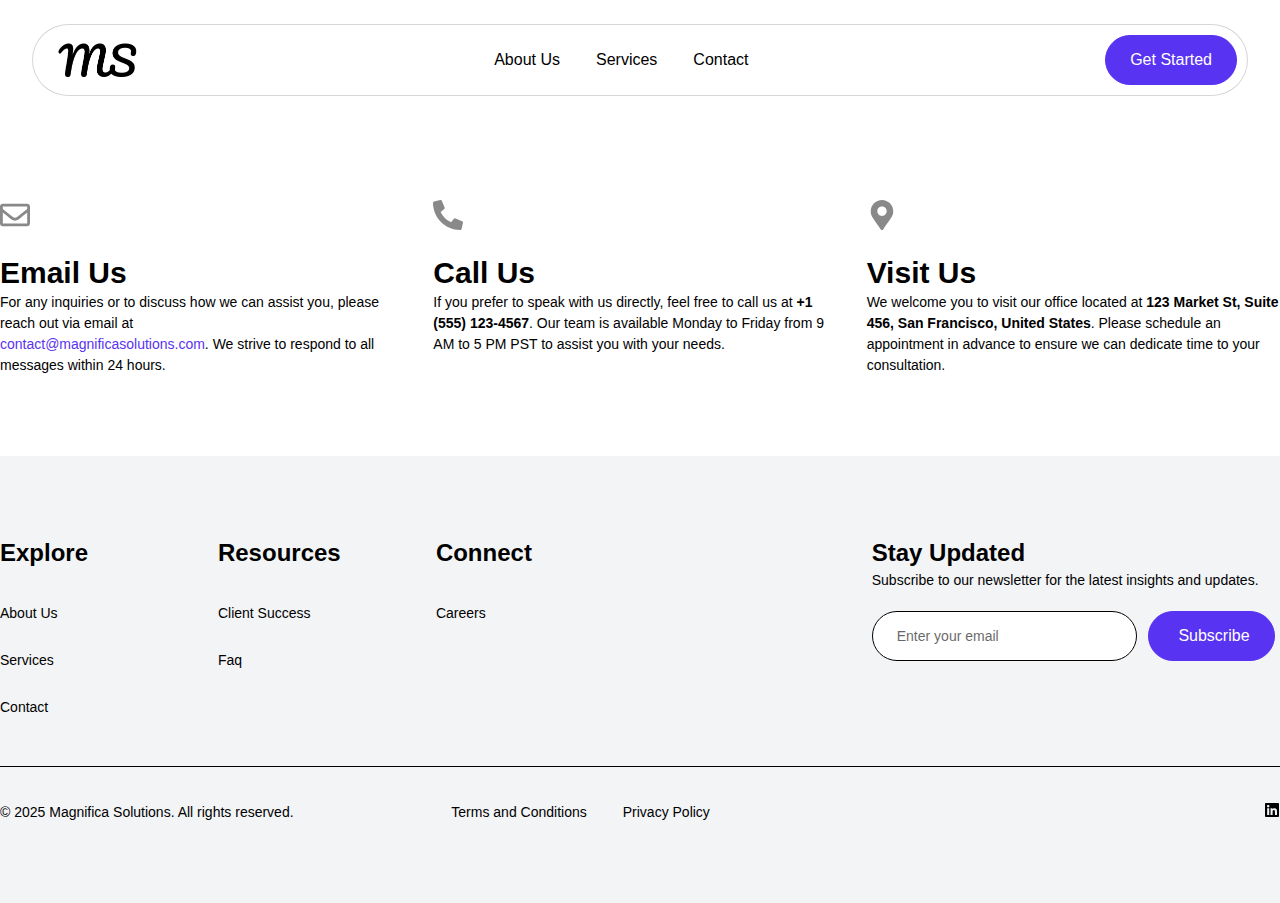
<file: contact/index.html>
<!DOCTYPE html>
<html lang="en-US" class="twbb">
<head>
<script data-pagespeed-no-defer data-two-no-delay type="text/javascript">var two_worker_data_critical_data = {"critical_data":{"critical_css":false,"critical_fonts":false}}</script><script data-pagespeed-no-defer data-two-no-delay type="text/javascript">var two_worker_data_font = {"font":[]}</script><script data-pagespeed-no-defer data-two-no-delay type="text/javascript">var two_worker_data_excluded_js = {"js":[]}</script><script data-pagespeed-no-defer data-two-no-delay type="text/javascript">var two_worker_data_js = {"js":[{"inline":true,"code":"[base64]","id":"","uid":"two_680afb8c9dedc","exclude_blob":false,"excluded_from_delay":false},{"inline":false,"url":"\/wp-includes\/js\/jquery\/jquery.min.js?ver=3.7.1","id":"jquery-core-js","uid":"two_680afb8c9df8a","exclude_blob":false,"excluded_from_delay":false},{"inline":false,"url":"\/wp-includes\/js\/jquery\/jquery-migrate.min.js?ver=3.4.1","id":"jquery-migrate-js","uid":"two_680afb8c9dfb8","exclude_blob":false,"excluded_from_delay":false},{"inline":false,"url":"\/wp-content\/themes\/tenweb-website-builder-theme\/assets\/js\/scripts.min.js?ver=2.1.12","id":"tenweb-website-builder-theme-script-js","uid":"two_680afb8c9dfd7","exclude_blob":false,"excluded_from_delay":false},{"inline":true,"code":"[base64]","id":"","uid":"two_680afb8c9dff8","exclude_blob":false,"excluded_from_delay":false},{"inline":true,"code":"[base64]","id":"","uid":"two_680afb8c9e032","exclude_blob":false,"excluded_from_delay":false},{"inline":false,"url":"\/wp-content\/plugins\/elementor\/assets\/lib\/font-awesome\/js\/v4-shims.min.js?ver=3.28.4","id":"font-awesome-4-shim-js","uid":"two_680afb8c9e071","exclude_blob":false,"excluded_from_delay":false},{"inline":false,"url":"\/wp-content\/plugins\/elementor\/assets\/js\/webpack.runtime.min.js?ver=3.28.4","id":"elementor-webpack-runtime-js","uid":"two_680afb8c9e095","exclude_blob":false,"excluded_from_delay":false},{"inline":false,"url":"\/wp-content\/plugins\/elementor\/assets\/js\/frontend-modules.min.js?ver=3.28.4","id":"elementor-frontend-modules-js","uid":"two_680afb8c9e0b9","exclude_blob":false,"excluded_from_delay":false},{"inline":false,"url":"\/wp-includes\/js\/jquery\/ui\/core.min.js?ver=1.13.3","id":"jquery-ui-core-js","uid":"two_680afb8c9e0da","exclude_blob":false,"excluded_from_delay":false},{"inline":true,"code":"[base64]","id":"elementor-frontend-js-before","uid":"two_680afb8c9e0fa","exclude_blob":false,"excluded_from_delay":false},{"inline":false,"url":"\/wp-content\/plugins\/elementor\/assets\/js\/frontend.min.js?ver=3.28.4","id":"elementor-frontend-js","uid":"two_680afb8c9e170","exclude_blob":false,"excluded_from_delay":false},{"inline":true,"code":"[base64]","id":"twbb-pro-features-frontend-script-js-extra","uid":"two_680afb8c9e193","exclude_blob":false,"excluded_from_delay":false},{"inline":false,"url":"\/wp-content\/plugins\/tenweb-builder\/pro-features\/assets\/js\/concated_frontend.min.js?ver=1.32.40","id":"twbb-pro-features-frontend-script-js","uid":"two_680afb8c9e1bd","exclude_blob":false,"excluded_from_delay":false},{"inline":false,"url":"\/wp-includes\/js\/underscore.min.js?ver=1.13.7","id":"underscore-js","uid":"two_680afb8c9e1e0","exclude_blob":false,"excluded_from_delay":false},{"inline":false,"url":"\/wp-includes\/js\/imagesloaded.min.js?ver=5.0.0","id":"imagesloaded-js","uid":"two_680afb8c9e204","exclude_blob":false,"excluded_from_delay":false},{"inline":false,"url":"\/wp-includes\/js\/masonry.min.js?ver=4.2.2","id":"masonry-js","uid":"two_680afb8c9e228","exclude_blob":false,"excluded_from_delay":false},{"inline":true,"code":"[base64]","id":"twbb-frontend-scripts-js-extra","uid":"two_680afb8c9e24b","exclude_blob":false,"excluded_from_delay":false},{"inline":false,"url":"\/wp-content\/plugins\/tenweb-builder\/assets\/frontend\/js\/frontend.min.js?ver=1.32.40","id":"twbb-frontend-scripts-js","uid":"two_680afb8c9e27a","exclude_blob":false,"excluded_from_delay":false},{"inline":false,"url":"\/wp-content\/plugins\/tenweb-builder\/widgets\/sticky\/assets\/js\/jquery.sticky.min.js?ver=1.32.40","id":"twbb-sticky-lib-scripts-js","uid":"two_680afb8c9e29f","exclude_blob":false,"excluded_from_delay":false},{"inline":false,"url":"\/wp-content\/plugins\/tenweb-builder\/widgets\/parallax\/assets\/js\/jquery.parallax.js?ver=1.32.40","id":"twbb-parallax-lib-scripts-js","uid":"two_680afb8c9e2c1","exclude_blob":false,"excluded_from_delay":false},{"inline":false,"url":"\/wp-content\/plugins\/tenweb-builder\/assets\/frontend\/js\/custom_options_frontend.min.js?ver=1.32.40","id":"twbb-custom-options-frontend-scripts-js","uid":"two_680afb8c9e2e2","exclude_blob":false,"excluded_from_delay":false},{"code":"[base64]","inline":true,"uid":"two_dispatchEvent_script"}]}</script><script data-pagespeed-no-defer data-two-no-delay type="text/javascript">var two_worker_data_css = {"css":[{"url":"\/wp-content\/cache\/tw_optimize\/css\/two_170_aggregated_5031697833a1b266bf9fe4d7a52cf38e_delay.min.css?date=1745550220","media":"all","uid":""}]}</script><noscript><link rel="stylesheet" crossorigin="anonymous" class="two_uncritical_css_noscript" media="all" href="/wp-content/cache/tw_optimize/css/two_170_aggregated_5031697833a1b266bf9fe4d7a52cf38e_delay.min.css?date=1745550220"></noscript>
<link type="text/css" media="all" href="/wp-content/cache/tw_optimize/css/two_170_aggregated.min.css?date=1745550220" rel="stylesheet">
  <meta charset="UTF-8">
  <meta name="viewport" content="width=device-width, initial-scale=1.0">
			<script data-pagespeed-no-defer data-two-no-delay type="text/javascript">window.addEventListener("load",function(){window.two_page_loaded=true;});function logLoaded(){console.log("window is loaded");}
(function listen(){if(window.two_page_loaded){logLoaded();}else{console.log("window is notLoaded");window.setTimeout(listen,50);}})();function applyElementorControllers(){if(!window.elementorFrontend)return;window.elementorFrontend.init()}
function applyViewCss(cssUrl){if(!cssUrl)return;const cssNode=document.createElement('link');cssNode.setAttribute("href",cssUrl);cssNode.setAttribute("rel","stylesheet");cssNode.setAttribute("type","text/css");document.head.appendChild(cssNode);}
var two_scripts_load=true;var two_load_delayed_javascript=function(event){if(two_scripts_load){two_scripts_load=false;two_connect_script(0);if(typeof two_delay_custom_js_new=="object"){document.dispatchEvent(two_delay_custom_js_new)}
window.two_delayed_loading_events.forEach(function(event){console.log("removed event listener");document.removeEventListener(event,two_load_delayed_javascript,false)});}};function two_loading_events(event){setTimeout(function(event){return function(){var t=function(eventType,elementClientX,elementClientY){var _event=new Event(eventType,{bubbles:true,cancelable:true});if(eventType==="click"){_event.clientX=elementClientX;_event.clientY=elementClientY}else{_event.touches=[{clientX:elementClientX,clientY:elementClientY}]}
return _event};var element;if(event&&event.type==="touchend"){var touch=event.changedTouches[0];element=document.elementFromPoint(touch.clientX,touch.clientY);element.dispatchEvent(t('touchstart',touch.clientX,touch.clientY));element.dispatchEvent(t('touchend',touch.clientX,touch.clientY));element.dispatchEvent(t('click',touch.clientX,touch.clientY));}else if(event&&event.type==="click"){element=document.elementFromPoint(event.clientX,event.clientY);element.dispatchEvent(t(event.type,event.clientX,event.clientY));}}}(event),150);}</script><script data-pagespeed-no-defer data-two-no-delay type="text/javascript">window.two_delayed_loading_attribute="data-twodelayedjs";window.two_delayed_js_load_libs_first="";window.two_delayed_loading_events=["mousemove","click","keydown","wheel","touchmove","touchend"];window.two_event_listeners=[];</script><script data-pagespeed-no-defer data-two-no-delay type="text/javascript">document.onreadystatechange=function(){if(document.readyState==="interactive"){if(window.two_delayed_loading_attribute!==undefined){window.two_delayed_loading_events.forEach(function(ev){window.two_event_listeners[ev]=document.addEventListener(ev,two_load_delayed_javascript,{passive:false})});}
if(window.two_delayed_loading_attribute_css!==undefined){window.two_delayed_loading_events_css.forEach(function(ev){window.two_event_listeners_css[ev]=document.addEventListener(ev,two_load_delayed_css,{passive:false})});}
if(window.two_load_delayed_iframe!==undefined){window.two_delayed_loading_iframe_events.forEach(function(ev){window.two_iframe_event_listeners[ev]=document.addEventListener(ev,two_load_delayed_iframe,{passive:false})});}}}</script><title>Contact &#8211; Magnifica Solutions: Consulting for Small Businesses</title>
<meta name="robots" content="max-image-preview:large">
	
	<link rel="dns-prefetch" href="//fonts.googleapis.com">
<link rel="alternate" type="application/rss+xml" title="Magnifica Solutions: Consulting for Small Businesses &raquo; Feed" href="/feed/">
<link rel="alternate" type="application/rss+xml" title="Magnifica Solutions: Consulting for Small Businesses &raquo; Comments Feed" href="/comments/feed/">
<script data-two_delay_src="inline" data-two_delay_id="two_680afb8c9dedc" type="text/javascript"></script>






<link rel="stylesheet" id="tenweb-website-builder-open-sanse-css" href="https://fonts.googleapis.com/css2?family=Open+Sans%3Awght%40300%3B400%3B600%3B700%3B800&display=swap#038;display=swap&#038;ver=2.1.12" type="text/css" media="all">






<script data-two_delay_id="two_680afb8c9df8a" type="text/javascript" data-two_delay_src="/wp-includes/js/jquery/jquery.min.js?ver=3.7.1" id="jquery-core-js"></script>
<script data-two_delay_id="two_680afb8c9dfb8" type="text/javascript" data-two_delay_src="/wp-includes/js/jquery/jquery-migrate.min.js?ver=3.4.1" id="jquery-migrate-js"></script>
<script data-two_delay_id="two_680afb8c9dfd7" type="text/javascript" data-two_delay_src="/wp-content/themes/tenweb-website-builder-theme/assets/js/scripts.min.js?ver=2.1.12" id="tenweb-website-builder-theme-script-js"></script>
<link rel="https://api.w.org/" href="/wp-json/">
<link rel="alternate" title="JSON" type="application/json" href="/wp-json/wp/v2/pages/170">
<link rel="EditURI" type="application/rsd+xml" title="RSD" href="/xmlrpc.php?rsd">
<meta name="generator" content="WordPress 6.8">
<link rel="canonical" href="/contact/">
<link rel="shortlink" href="/?p=170">
<link rel="alternate" title="oEmbed (JSON)" type="application/json+oembed" href="/wp-json/oembed/1.0/embed?url=%2Fcontact%2F">
<link rel="alternate" title="oEmbed (XML)" type="text/xml+oembed" href="/wp-json/oembed/1.0/embed?url=%2Fcontact%2F#038;format=xml">
<meta name="generator" content="Elementor 3.28.4; features: e_font_icon_svg, e_local_google_fonts; settings: css_print_method-external, google_font-enabled, font_display-swap">
			
			</head>
<body class="wp-singular page-template-default page page-id-170 wp-theme-tenweb-website-builder-theme no-sidebar elementor-default elementor-kit-194 elementor-page elementor-page-170">
        <script data-pagespeed-no-defer data-two-no-delay type="text/javascript"></script>
         <script data-pagespeed-no-defer data-two-no-delay id="two_worker" type="javascript/worker">let two_font_actions = "not_load";
            let two_css_length=0;let two_connected_css_length=0;let two_uncritical_fonts=null;let two_uncritical_fonts_status=false;if(two_font_actions=="not_load"||two_font_actions=="exclude_uncritical_fonts"){two_uncritical_fonts_status=true;}
self.addEventListener("message",function(e){two_css_length=e.data.css.length;if(!e.data.critical_data.critical_css||!e.data.critical_data.critical_fonts){two_uncritical_fonts_status=false;}
if(e.data.font.length>0){two_fetch_inbg(e.data.font,"font");}
if(e.data.js.length>0){two_fetch_inbg(e.data.js,"js");}
if(e.data.excluded_js.length>0){two_fetch_inbg(e.data.excluded_js,"js",true);}
if(e.data.css.length>0){two_fetch_inbg(e.data.css,"css");}},false);function two_fetch_inbg(data,type,excluded_js=false){for(let i in data){if(typeof data[i].url!="undefined"){var modifiedScript=null;if(type==="js"&&typeof data[i].exclude_blob!="undefined"&&data[i].exclude_blob){modifiedScript={id:i,status:'ok',type:type,url:data[i].url,uid:data[i].uid};two_send_worker_data(modifiedScript);continue;}
fetch(data[i].url,{mode:'no-cors',redirect:'follow'}).then((r)=>{if(!r.ok||r.status!==200){throw Error(r.statusText);}
if(two_uncritical_fonts_status&&type=="css"){return(r.text());}else{return(r.blob());}}).then((content_)=>{let sheetURL="";if(two_uncritical_fonts_status&&type=="css"){sheetURL=two_create_blob(content_);}else{sheetURL=URL.createObjectURL(content_);}
modifiedScript=null;if(type=="css"){modifiedScript={id:i,type:type,status:'ok',media:data[i].media,url:sheetURL,uid:data[i].uid,original_url:data[i].url,two_uncritical_fonts:two_uncritical_fonts,};}else if(type=="js"){modifiedScript={id:i,status:'ok',type:type,url:sheetURL,uid:data[i].uid};}else if(type=="font"){modifiedScript={status:'ok',type:type,main_url:data[i].url,url:sheetURL,font_face:data[i].font_face};}
if(excluded_js){modifiedScript.excluded_from_delay=true;}
two_send_worker_data(modifiedScript);}).catch(function(error){console.log("error in fetching: "+error.toString()+", bypassing "+data[i].url);fetch(data[i].url,{redirect:'follow'}).then((r)=>{if(!r.ok||r.status!==200){throw Error(r.statusText);}
if(two_uncritical_fonts_status&&type=="css"){return(r.text());}else{return(r.blob());}}).then((content_)=>{let sheetURL="";if(two_uncritical_fonts_status&&type=="css"){sheetURL=two_create_blob(content_);}else{sheetURL=URL.createObjectURL(content_);}
var modifiedScript=null;if(type=="css"){modifiedScript={id:i,type:type,status:'ok',media:data[i].media,url:sheetURL,uid:data[i].uid,original_url:data[i].url,two_uncritical_fonts:two_uncritical_fonts,};}else if(type=="js"){modifiedScript={id:i,status:'ok',type:type,url:sheetURL,uid:data[i].uid};}else if(type=="font"){modifiedScript={status:'ok',type:type,main_url:data[i].url,url:sheetURL,font_face:data[i].font_face};}
if(excluded_js){modifiedScript.excluded_from_delay=true;}
two_send_worker_data(modifiedScript);}).catch(function(error){console.log("error in fetching no-cors: "+error.toString()+", bypassing "+data[i].url);try{console.log("error in fetching: "+error.toString()+", sending XMLHttpRequest"+data[i].url);let r=new XMLHttpRequest;if(two_uncritical_fonts_status&&type=="css"){r.responseType="text";}else{r.responseType="blob";}
r.onload=function(content_){let sheetURL="";if(two_uncritical_fonts_status&&type=="css"){sheetURL=two_create_blob(content_.target.response);}else{sheetURL=URL.createObjectURL(content_.target.response);}
if(r.status!==200){two_XMLHttpRequest_error(excluded_js,data[i],type,i);return;}
console.log("error in fetching: "+error.toString()+", XMLHttpRequest success "+data[i].url);let modifiedScript=null;if(type=="css"){modifiedScript={id:i,type:type,status:'ok',media:data[i].media,url:sheetURL,uid:data[i].uid,two_uncritical_fonts:two_uncritical_fonts,};}else if(type=="js"){modifiedScript={id:i,type:type,status:'ok',url:sheetURL,uid:data[i].uid};}else if(type=="font"){modifiedScript={type:type,status:'ok',main_url:data[i].url,url:sheetURL,font_face:data[i].font_face};}
if(excluded_js){modifiedScript.excluded_from_delay=true;}
two_send_worker_data(modifiedScript);};r.onerror=function(){two_XMLHttpRequest_error(excluded_js,data[i],type,i)};r.open("GET",data[i].url,true);r.send();}catch(e){console.log("error in fetching: "+e.toString()+", running fallback for "+data[i].url);var modifiedScript=null;if(type=="css"||type=="js"){modifiedScript={id:i,type:type,status:'error',url:data[i].url,uid:data[i].uid};}else if(type=="font"){modifiedScript={type:type,status:'error',url:data[i].url,font_face:data[i].font_face};}
if(excluded_js){modifiedScript.excluded_from_delay=true;}
two_send_worker_data(modifiedScript);}});});}}}
function two_XMLHttpRequest_error(excluded_js,data_i,type,i){console.log("error in fetching: XMLHttpRequest failed "+data_i.url);var modifiedScript=null;if(type=="css"||type=="js"){modifiedScript={id:i,type:type,status:'error',url:data_i.url,uid:data_i.uid};}else if(type=="font"){modifiedScript={type:type,status:'error',url:data_i.url,font_face:data_i.font_face};}
if(excluded_js){modifiedScript.excluded_from_delay=true;}
two_send_worker_data(modifiedScript);}
function two_create_blob(str){two_uncritical_fonts="";const regex=/@font-face\s*\{(?:[^{}])*\}/sig;str=str.replace(regex,function(e){if(e.includes("data:application")){return e;}
two_uncritical_fonts+=e;return"";});let blob_data=new Blob([str],{type:"text/css"});let sheetURL=URL.createObjectURL(blob_data);return sheetURL;}
function two_send_worker_data(data){if(data.type=="css"){two_connected_css_length++;data.length=two_css_length;data.connected_length=two_connected_css_length;}
self.postMessage(data)}</script>
        <script data-pagespeed-no-defer data-two-no-delay type="text/javascript">let two_font_actions = "not_load";
                     two_worker_styles_list=[];two_worker_styles_count=0;var two_script_list=typeof two_worker_data_js==="undefined"?[]:two_worker_data_js.js;var two_excluded_js_list=typeof two_worker_data_excluded_js==="undefined"?[]:two_worker_data_excluded_js.js;var excluded_count=two_excluded_js_list.filter((el)=>{return!!el['url']}).length;var two_css_list=typeof two_worker_data_css==="undefined"?[]:two_worker_data_css.css;var two_fonts_list=typeof two_worker_data_font==="undefined"?[]:two_worker_data_font.font;var two_critical_data=typeof two_worker_data_critical_data==="undefined"?[]:two_worker_data_critical_data.critical_data;var wcode=new Blob([document.querySelector("#two_worker").textContent],{type:"text/javascript"});var two_worker=new Worker(window.URL.createObjectURL(wcode));var two_worker_data={"js":two_script_list,"excluded_js":two_excluded_js_list,"css":two_css_list,"font":two_fonts_list,critical_data:two_critical_data}
two_worker.postMessage(two_worker_data);two_worker.addEventListener("message",function(e){var data=e.data;if(data.type==="css"&&data.status==="ok"){if(data.two_uncritical_fonts&&two_font_actions=="exclude_uncritical_fonts"){let two_uncritical_fonts=data.two_uncritical_fonts;const two_font_tag=document.createElement("style");two_font_tag.innerHTML=two_uncritical_fonts;two_font_tag.className="two_uncritical_fonts";document.body.appendChild(two_font_tag);}
if(window.two_page_loaded){two_connect_style(data);}else{two_worker_styles_list.push(data);}}else if(data.type==="js"){if(data.status==="ok"){if(data.excluded_from_delay){two_excluded_js_list[data.id].old_url=two_excluded_js_list[data.id].url;two_excluded_js_list[data.id].url=data.url;two_excluded_js_list[data.id].success=true;excluded_count--;if(excluded_count===0){two_connect_script(0,two_excluded_js_list)}}else{two_script_list[data.id].old_url=two_script_list[data.id].url;two_script_list[data.id].url=data.url;two_script_list[data.id].success=true;}}}else if(data.type==="css"&&data.status==="error"){console.log("error in fetching, connecting style now")
two_connect_failed_style(data);}else if(data.type==="font"){two_connect_font(data);}});function UpdateQueryString(key,value,url){if(!url)url=window.location.href;var re=new RegExp("([?&])"+key+"=.*?(&|#|$)(.*)","gi"),hash;if(re.test(url)){if(typeof value!=="undefined"&&value!==null){return url.replace(re,"$1"+key+"="+value+"$2$3");}
else{hash=url.split("#");url=hash[0].replace(re,"$1$3").replace(/(&|\?)$/,"");if(typeof hash[1]!=="undefined"&&hash[1]!==null){url+="#"+hash[1];}
return url;}}
else{if(typeof value!=="undefined"&&value!==null){var separator=url.indexOf("?")!==-1?"&":"?";hash=url.split("#");url=hash[0]+separator+key+"="+value;if(typeof hash[1]!=="undefined"&&hash[1]!==null){url+="#"+hash[1];}
return url;}
else{return url;}}}
function two_connect_failed_style(data){var link=document.createElement("link");link.className="fallback_two_worker";link.rel="stylesheet";link.type="text/css";link.href=data.url;link.media="none";link.onload=function(){if(this.media==="none"){if(data.media){this.media=data.media;}else{this.media="all";}console.log(data.media);}if(data.connected_length==data.length&&typeof two_replace_backgrounds!="undefined"){two_replace_backgrounds();};two_styles_loaded()};document.getElementsByTagName("head")[0].appendChild(link);if(data.connected_length==data.length&&typeof two_replace_backgrounds!="undefined"){two_replace_backgrounds();}}
function two_connect_style(data,fixed_google_font=false){if(fixed_google_font===false&&typeof two_merge_google_fonts!=="undefined"&&data['original_url']&&data['original_url'].startsWith('https://fonts.googleapis.com/css')&&data['response']){data['response'].text().then(function(content){content=two_merge_google_fonts(content)
let blob=new Blob([content],{type:data['response'].type});data['url']=URL.createObjectURL(blob);two_connect_style(data,true);});return;}
var link=document.createElement("link");link.className="loaded_two_worker";link.rel="stylesheet";link.type="text/css";link.href=data.url;link.media=data.media;link.onload=function(){if(data.connected_length==data.length&&typeof two_replace_backgrounds!="undefined"){two_replace_backgrounds();};two_styles_loaded()};link.onerror=function(){two_styles_loaded()};document.getElementsByTagName("head")[0].appendChild(link);}
var two_event;function two_connect_script(i,scripts_list=null){if(i===0&&event){two_event=event;event.preventDefault();}
if(scripts_list===null){scripts_list=two_script_list;}
if(typeof scripts_list[i]!=="undefined"){let data_uid="[data-two_delay_id=\""+scripts_list[i].uid+"\"]";let current_script=document.querySelector(data_uid);let script=document.createElement("script");script.type="text/javascript";script.async=false;if(scripts_list[i].inline){var js_code=decodeURIComponent(atob(scripts_list[i].code));var blob=new Blob([js_code],{type:"text/javascript"});scripts_list[i].url=URL.createObjectURL(blob);}
if(current_script!=null&&typeof scripts_list[i].url!="undefined"){script.dataset.src=scripts_list[i].url;current_script.parentNode.insertBefore(script,current_script);current_script.getAttributeNames().map(function(name){let value=current_script.getAttribute(name);try{script.setAttribute(name,value);}catch(error){console.log(error);}});current_script.remove();script.classList.add("loaded_two_worker_js");if(typeof scripts_list[i].exclude_blob!="undefined"&&scripts_list[i].exclude_blob){script.dataset.blob_exclude="1";}}
i++;two_connect_script(i,scripts_list);}else{let elementor_frontend_js=null;document.querySelectorAll(".loaded_two_worker_js").forEach((elem)=>{let id=elem.getAttribute("id");if(id!='elementor-frontend-js'){two_load_delayed_js(elem);}else{elementor_frontend_js=elem;}});if(elementor_frontend_js!==null){two_load_delayed_js(elementor_frontend_js);}}}
function two_load_delayed_js(elem){let data_src=elem.dataset.src;if(elem.dataset.blob_exclude==="1"){delete elem.dataset.blob_exclude;delete elem.dataset.src;delete elem.dataset.two_delay_id;delete elem.dataset.two_delay_src;}
if(data_src){elem.setAttribute("src",data_src);}}
function two_connect_font(data){let font_face=data.font_face;if(font_face.indexOf("font-display")>=0){const regex=/font-display:[ ]*[a-z]*[A-Z]*;/g;while((m=regex.exec(font_face))!==null){if(m.index===regex.lastIndex){regex.lastIndex++;}
m.forEach((match,groupIndex)=>{console.log(match);font_face.replace(match,"font-display: swap;");});}}else{font_face=font_face.replace("}",";font-display: swap;}");}
if(typeof data.main_url!="undefined"){font_face=font_face.replace(data.main_url,data.url);}
var newStyle=document.createElement("style");newStyle.className="two_critical_font";newStyle.appendChild(document.createTextNode(font_face));document.head.appendChild(newStyle);}
let connect_stile_timeout=setInterval(function(){console.log(window.two_page_loaded);if(window.two_page_loaded){clearInterval(connect_stile_timeout);two_worker_styles_list.forEach(function(item,index){two_connect_style(item);});two_worker_styles_list=[];}},500);function two_styles_loaded(){if(two_css_list.length-++two_worker_styles_count==0){var critical_css=document.getElementById("two_critical_css");if(critical_css){critical_css.remove();}
onStylesLoadEvent=new Event("two_css_loaded");window.dispatchEvent(onStylesLoadEvent);}}</script>
		<div data-elementor-type="twbb_header" data-elementor-id="187" class="elementor elementor-187">
				<div class="elementor-element elementor-element-gexsnq61 twbb_section e-con-boxed e-flex e-con e-parent" data-id="gexsnq61" data-element_type="container" id="header" data-settings="{&quot;tenweb_sticky&quot;:&quot;top&quot;,&quot;tenweb_sticky_on&quot;:[&quot;desktop&quot;,&quot;tablet&quot;,&quot;mobile&quot;],&quot;tenweb_sticky_offset&quot;:0,&quot;tenweb_sticky_effects_offset&quot;:0}">
					<div class="e-con-inner">
		<div class="elementor-element elementor-element-jw1tkp07 e-con-full e-flex e-con e-parent" data-id="jw1tkp07" data-element_type="container" data-settings="{&quot;background_background&quot;:&quot;classic&quot;}">
				<div class="elementor-element elementor-element-dolku92y elementor-widget elementor-widget-image" data-id="dolku92y" data-element_type="widget" data-widget_type="image.default">
				<div class="elementor-widget-container">
																<a>
							<noscript><img decoding="async" src="/wp-content/uploads/2025/04/logo_F5nsMwID.webp" class="attachment-full size-full wp-image-86" alt=""></noscript>
<img decoding="async" src="data:image/svg+xml,%3Csvg%20xmlns=%22http://www.w3.org/2000/svg%22%20viewBox=%220%200%20%20%22%3E%3C/svg%3E" data-src="/wp-content/uploads/2025/04/logo_F5nsMwID.webp" class=" lazy  attachment-full size-full wp-image-86" alt="">								</a>
															</div>
				</div>
				<div class="elementor-element elementor-element-u194cfi6 twbb-responsive-nav-menu--horizontal twbb-nav-menu__align-center twbb-responsive-nav-menu--tablet-dropdown twbb-responsive-nav-menu--mobile-dropdown twbb-nav-menu--indicator-classic twbb-nav-menu--toggle twbb-nav-menu--burger twbb-nav-menu--stretch yes twbb-nav-menu__text-align-center elementor-widget elementor-widget-twbb-nav-menu" data-id="u194cfi6" data-element_type="widget" data-settings="{&quot;layout&quot;:&quot;horizontal&quot;,&quot;layout_tablet&quot;:&quot;dropdown&quot;,&quot;layout_mobile&quot;:&quot;dropdown&quot;,&quot;toggle&quot;:&quot;burger&quot;,&quot;full_width&quot;:&quot; yes&quot;}" data-widget_type="twbb-nav-menu.default">
				<div class="elementor-widget-container">
					        <nav class="twbb-nav-menu--main twbb-nav-menu__container e--pointer-none">
            <ul id="menu-1-u194cfi6" class="twbb-nav-menu twbb-menu_term_id-3">
<li class="a:1:{i:0;s:0:&quot;&quot;;} menu-item menu-item-type-post_type menu-item-object-page menu-item-176"><a href="/about-us/" class="twbb-item">About Us</a></li>
<li class="a:1:{i:0;s:0:&quot;&quot;;} menu-item menu-item-type-post_type menu-item-object-page menu-item-177"><a href="/services/" class="twbb-item">Services</a></li>
<li class="a:1:{i:0;s:0:&quot;&quot;;} menu-item menu-item-type-post_type menu-item-object-page current-menu-item page_item page-item-170 current_page_item menu-item-178"><a href="/contact/" aria-current="page" class="twbb-item  twbb-item-active">Contact</a></li>
</ul>        </nav>
            <div class="twbb-menu-toggle" role="button" tabindex="0" aria-label="Menu Toggle" aria-expanded="false">
            <svg aria-hidden="true" role="presentation" class="twbb-menu-toggle__icon--open e-font-icon-svg e-eicon-menu-bar" viewbox="0 0 1000 1000" xmlns="http://www.w3.org/2000/svg"><path d="M104 333H896C929 333 958 304 958 271S929 208 896 208H104C71 208 42 237 42 271S71 333 104 333ZM104 583H896C929 583 958 554 958 521S929 458 896 458H104C71 458 42 487 42 521S71 583 104 583ZM104 833H896C929 833 958 804 958 771S929 708 896 708H104C71 708 42 737 42 771S71 833 104 833Z"></path></svg><svg aria-hidden="true" role="presentation" class="twbb-menu-toggle__icon--close e-font-icon-svg e-eicon-close" viewbox="0 0 1000 1000" xmlns="http://www.w3.org/2000/svg"><path d="M742 167L500 408 258 167C246 154 233 150 217 150 196 150 179 158 167 167 154 179 150 196 150 212 150 229 154 242 171 254L408 500 167 742C138 771 138 800 167 829 196 858 225 858 254 829L496 587 738 829C750 842 767 846 783 846 800 846 817 842 829 829 842 817 846 804 846 783 846 767 842 750 829 737L588 500 833 258C863 229 863 200 833 171 804 137 775 137 742 167Z"></path></svg>            <span class="elementor-screen-only">Menu</span>
        </div>
            <nav class="twbb-nav-menu--dropdown twbb-nav-menu__container">
        <ul id="menu-2-u194cfi6" class="twbb-nav-menu twbb-menu_term_id-3">
<li class="a:1:{i:0;s:0:&quot;&quot;;} menu-item menu-item-type-post_type menu-item-object-page menu-item-176"><a href="/about-us/" class="twbb-item">About Us</a></li>
<li class="a:1:{i:0;s:0:&quot;&quot;;} menu-item menu-item-type-post_type menu-item-object-page menu-item-177"><a href="/services/" class="twbb-item">Services</a></li>
<li class="a:1:{i:0;s:0:&quot;&quot;;} menu-item menu-item-type-post_type menu-item-object-page current-menu-item page_item page-item-170 current_page_item menu-item-178"><a href="/contact/" aria-current="page" class="twbb-item  twbb-item-active">Contact</a></li>
</ul>    </nav>
          
    				</div>
				</div>
				<div class="elementor-element elementor-element-2a6903p4 elementor-hidden-tablet elementor-hidden-mobile elementor-align-right elementor-mobile-align-center elementor-widget elementor-widget-button" data-id="2a6903p4" data-element_type="widget" data-widget_type="button.default">
				<div class="elementor-widget-container">
									<div class="elementor-button-wrapper">
					<a class="elementor-button elementor-button-link elementor-size-sm" href="/contact//">
						<span class="elementor-button-content-wrapper">
									<span class="elementor-button-text">Get Started</span>
					</span>
					</a>
				</div>
								</div>
				</div>
				</div>
					</div>
				</div>
				</div>
				<div data-elementor-type="wp-page" data-elementor-id="170" class="elementor elementor-170">
						<section class="elementor-section elementor-top-section elementor-element elementor-element-7f979378 elementor-section-full_width elementor-section-stretched elementor-section-height-default elementor-section-height-default" data-id="7f979378" data-element_type="section" data-settings="{&quot;stretch_section&quot;:&quot;section-stretched&quot;}">
						<div class="elementor-container elementor-column-gap-no">
					<div class="elementor-column elementor-col-100 elementor-top-column elementor-element elementor-element-74a2142f" data-id="74a2142f" data-element_type="column">
			<div class="elementor-widget-wrap elementor-element-populated">
						<div class="elementor-element elementor-element-79286357 elementor-widget elementor-widget-twbbpost-content" data-id="79286357" data-element_type="widget" data-widget_type="twbbpost-content.default">
				<div class="elementor-widget-container">
							<div data-elementor-type="wp-page" data-elementor-id="170" class="elementor elementor-170">
				<div class="elementor-element elementor-element-hmimeh8z twbb_section e-flex e-con-boxed e-con e-parent" data-id="hmimeh8z" data-element_type="container" id="get-in-touch">
					<div class="e-con-inner">
				<div class="elementor-element elementor-element-39imhqu0 elementor-widget__width-initial elementor-widget-mobile__width-inherit elementor-widget-tablet__width-initial elementor-view-default elementor-position-top elementor-mobile-position-top elementor-widget elementor-widget-icon-box" data-id="39imhqu0" data-element_type="widget" data-widget_type="icon-box.default">
				<div class="elementor-widget-container">
							<div class="elementor-icon-box-wrapper">

						<div class="elementor-icon-box-icon">
				<span class="elementor-icon">
				<svg aria-hidden="true" class="e-font-icon-svg e-far-envelope" viewbox="0 0 512 512" xmlns="http://www.w3.org/2000/svg"><path d="M464 64H48C21.49 64 0 85.49 0 112v288c0 26.51 21.49 48 48 48h416c26.51 0 48-21.49 48-48V112c0-26.51-21.49-48-48-48zm0 48v40.805c-22.422 18.259-58.168 46.651-134.587 106.49-16.841 13.247-50.201 45.072-73.413 44.701-23.208.375-56.579-31.459-73.413-44.701C106.18 199.465 70.425 171.067 48 152.805V112h416zM48 400V214.398c22.914 18.251 55.409 43.862 104.938 82.646 21.857 17.205 60.134 55.186 103.062 54.955 42.717.231 80.509-37.199 103.053-54.947 49.528-38.783 82.032-64.401 104.947-82.653V400H48z"></path></svg>				</span>
			</div>
			
						<div class="elementor-icon-box-content">

									<h4 class="elementor-icon-box-title">
						<span>
							Email Us						</span>
					</h4>
				
									<p class="elementor-icon-box-description">
						For any inquiries or to discuss how we can assist you, please reach out via email at<br> <a href="mailto:contact@magnificasolutions.com">contact@magnificasolutions.com</a>. We strive to respond to all messages within 24 hours.					</p>
				
			</div>
			
		</div>
						</div>
				</div>
				<div class="elementor-element elementor-element-oggehhs9 elementor-widget__width-initial elementor-widget-mobile__width-inherit elementor-widget-tablet__width-initial elementor-view-default elementor-position-top elementor-mobile-position-top elementor-widget elementor-widget-icon-box" data-id="oggehhs9" data-element_type="widget" data-widget_type="icon-box.default">
				<div class="elementor-widget-container">
							<div class="elementor-icon-box-wrapper">

						<div class="elementor-icon-box-icon">
				<span class="elementor-icon">
				<svg aria-hidden="true" class="e-font-icon-svg e-fas-phone-alt" viewbox="0 0 512 512" xmlns="http://www.w3.org/2000/svg"><path d="M497.39 361.8l-112-48a24 24 0 0 0-28 6.9l-49.6 60.6A370.66 370.66 0 0 1 130.6 204.11l60.6-49.6a23.94 23.94 0 0 0 6.9-28l-48-112A24.16 24.16 0 0 0 122.6.61l-104 24A24 24 0 0 0 0 48c0 256.5 207.9 464 464 464a24 24 0 0 0 23.4-18.6l24-104a24.29 24.29 0 0 0-14.01-27.6z"></path></svg>				</span>
			</div>
			
						<div class="elementor-icon-box-content">

									<h4 class="elementor-icon-box-title">
						<span>
							Call Us						</span>
					</h4>
				
									<p class="elementor-icon-box-description">
						If you prefer to speak with us directly, feel free to call us at <strong>+1 (555) 123-4567</strong>. Our team is available Monday to Friday from 9 AM to 5 PM PST to assist you with your needs.					</p>
				
			</div>
			
		</div>
						</div>
				</div>
				<div class="elementor-element elementor-element-ag9utgjk elementor-widget__width-initial elementor-widget-mobile__width-inherit elementor-widget-tablet__width-initial elementor-view-default elementor-position-top elementor-mobile-position-top elementor-widget elementor-widget-icon-box" data-id="ag9utgjk" data-element_type="widget" data-widget_type="icon-box.default">
				<div class="elementor-widget-container">
							<div class="elementor-icon-box-wrapper">

						<div class="elementor-icon-box-icon">
				<span class="elementor-icon">
				<svg aria-hidden="true" class="e-font-icon-svg e-fas-map-marker-alt" viewbox="0 0 384 512" xmlns="http://www.w3.org/2000/svg"><path d="M172.268 501.67C26.97 291.031 0 269.413 0 192 0 85.961 85.961 0 192 0s192 85.961 192 192c0 77.413-26.97 99.031-172.268 309.67-9.535 13.774-29.93 13.773-39.464 0zM192 272c44.183 0 80-35.817 80-80s-35.817-80-80-80-80 35.817-80 80 35.817 80 80 80z"></path></svg>				</span>
			</div>
			
						<div class="elementor-icon-box-content">

									<h4 class="elementor-icon-box-title">
						<span>
							Visit Us						</span>
					</h4>
				
									<p class="elementor-icon-box-description">
						We welcome you to visit our office located at <strong>123 Market St, Suite 456, San Francisco, United States</strong>. Please schedule an appointment in advance to ensure we can dedicate time to your consultation.					</p>
				
			</div>
			
		</div>
						</div>
				</div>
					</div>
				</div>
				</div>
						</div>
				</div>
					</div>
		</div>
					</div>
		</section>
				</div>
				<div data-elementor-type="twbb_footer" data-elementor-id="188" class="elementor elementor-188">
				<div class="elementor-element elementor-element-o7yuwlpu twbb_section e-con-boxed e-flex e-con e-parent" data-id="o7yuwlpu" data-element_type="container" id="footer" data-settings="{&quot;background_background&quot;:&quot;classic&quot;}">
					<div class="e-con-inner">
		<div class="elementor-element elementor-element-7ue4pb4y e-con-full e-flex e-con e-parent" data-id="7ue4pb4y" data-element_type="container">
		<div class="elementor-element elementor-element-ji1viw5a e-con-full e-flex e-con e-parent" data-id="ji1viw5a" data-element_type="container">
				<div class="elementor-element elementor-element-csjkem4f elementor-widget__width-initial elementor-widget-mobile__width-inherit elementor-widget-tablet__width-initial elementor-widget elementor-widget-heading" data-id="csjkem4f" data-element_type="widget" data-widget_type="heading.default">
				<div class="elementor-widget-container">
					<h5 class="elementor-heading-title elementor-size-default">Explore</h5>				</div>
				</div>
				<div class="elementor-element elementor-element-0gql2vu7 elementor-widget__width-initial elementor-widget-mobile__width-inherit elementor-widget-tablet__width-initial twbb-responsive-nav-menu--vertical twbb-nav-menu__align-left twbb-responsive-nav-menu--tablet-dropdown twbb-responsive-nav-menu--mobile-dropdown twbb-nav-menu--indicator-classic elementor-widget elementor-widget-twbb-nav-menu" data-id="0gql2vu7" data-element_type="widget" data-settings="{&quot;layout&quot;:&quot;vertical&quot;,&quot;layout_tablet&quot;:&quot;dropdown&quot;,&quot;layout_mobile&quot;:&quot;dropdown&quot;,&quot;menu-columns&quot;:&quot;1&quot;}" data-widget_type="twbb-nav-menu.default">
				<div class="elementor-widget-container">
					        <nav class="twbb-nav-menu--main twbb-nav-menu__container e--pointer-none">
            <ul id="menu-1-0gql2vu7" class="twbb-nav-menu twbb-menu_term_id-4 sm-vertical twbb-menu-columns">
<li class="a:1:{i:0;s:0:&quot;&quot;;} menu-item menu-item-type-post_type menu-item-object-page menu-item-179"><a href="/about-us/" class="twbb-item">About Us</a></li>
<li class="a:1:{i:0;s:0:&quot;&quot;;} menu-item menu-item-type-post_type menu-item-object-page menu-item-180"><a href="/services/" class="twbb-item">Services</a></li>
<li class="a:1:{i:0;s:0:&quot;&quot;;} menu-item menu-item-type-post_type menu-item-object-page current-menu-item page_item page-item-170 current_page_item menu-item-181"><a href="/contact/" aria-current="page" class="twbb-item  twbb-item-active">Contact</a></li>
</ul>        </nav>
        <nav class="twbb-nav-menu--dropdown twbb-nav-menu__container">
        <ul id="menu-2-0gql2vu7" class="twbb-nav-menu twbb-menu_term_id-4 sm-vertical twbb-menu-columns">
<li class="a:1:{i:0;s:0:&quot;&quot;;} menu-item menu-item-type-post_type menu-item-object-page menu-item-179"><a href="/about-us/" class="twbb-item">About Us</a></li>
<li class="a:1:{i:0;s:0:&quot;&quot;;} menu-item menu-item-type-post_type menu-item-object-page menu-item-180"><a href="/services/" class="twbb-item">Services</a></li>
<li class="a:1:{i:0;s:0:&quot;&quot;;} menu-item menu-item-type-post_type menu-item-object-page current-menu-item page_item page-item-170 current_page_item menu-item-181"><a href="/contact/" aria-current="page" class="twbb-item  twbb-item-active">Contact</a></li>
</ul>    </nav>
          
    				</div>
				</div>
				</div>
		<div class="elementor-element elementor-element-xsgf6t62 e-con-full e-flex e-con e-parent" data-id="xsgf6t62" data-element_type="container">
				<div class="elementor-element elementor-element-h731h5n7 elementor-widget__width-initial elementor-widget-mobile__width-inherit elementor-widget-tablet__width-initial elementor-widget elementor-widget-heading" data-id="h731h5n7" data-element_type="widget" data-widget_type="heading.default">
				<div class="elementor-widget-container">
					<h5 class="elementor-heading-title elementor-size-default">Resources</h5>				</div>
				</div>
				<div class="elementor-element elementor-element-bkskxn00 elementor-widget__width-initial elementor-widget-mobile__width-inherit elementor-widget-tablet__width-initial twbb-responsive-nav-menu--vertical twbb-nav-menu__align-left twbb-responsive-nav-menu--tablet-dropdown twbb-responsive-nav-menu--mobile-dropdown twbb-nav-menu--indicator-classic elementor-widget elementor-widget-twbb-nav-menu" data-id="bkskxn00" data-element_type="widget" data-settings="{&quot;layout&quot;:&quot;vertical&quot;,&quot;layout_tablet&quot;:&quot;dropdown&quot;,&quot;layout_mobile&quot;:&quot;dropdown&quot;,&quot;menu-columns&quot;:&quot;1&quot;}" data-widget_type="twbb-nav-menu.default">
				<div class="elementor-widget-container">
					        <nav class="twbb-nav-menu--main twbb-nav-menu__container e--pointer-none">
            <ul id="menu-1-bkskxn00" class="twbb-nav-menu twbb-menu_term_id-5 sm-vertical twbb-menu-columns">
<li class="a:1:{i:0;s:0:&quot;&quot;;} menu-item menu-item-type-custom menu-item-object-custom menu-item-182"><a href="#client-success" class="twbb-item">Client Success</a></li>
<li class="a:1:{i:0;s:0:&quot;&quot;;} menu-item menu-item-type-custom menu-item-object-custom menu-item-183"><a href="#faq" class="twbb-item">Faq</a></li>
</ul>        </nav>
        <nav class="twbb-nav-menu--dropdown twbb-nav-menu__container">
        <ul id="menu-2-bkskxn00" class="twbb-nav-menu twbb-menu_term_id-5 sm-vertical twbb-menu-columns">
<li class="a:1:{i:0;s:0:&quot;&quot;;} menu-item menu-item-type-custom menu-item-object-custom menu-item-182"><a href="#client-success" class="twbb-item">Client Success</a></li>
<li class="a:1:{i:0;s:0:&quot;&quot;;} menu-item menu-item-type-custom menu-item-object-custom menu-item-183"><a href="#faq" class="twbb-item">Faq</a></li>
</ul>    </nav>
          
    				</div>
				</div>
				</div>
		<div class="elementor-element elementor-element-b614h6y2 e-con-full e-flex e-con e-parent" data-id="b614h6y2" data-element_type="container">
				<div class="elementor-element elementor-element-pwqcvr8w elementor-widget__width-initial elementor-widget-mobile__width-inherit elementor-widget-tablet__width-initial elementor-widget elementor-widget-heading" data-id="pwqcvr8w" data-element_type="widget" data-widget_type="heading.default">
				<div class="elementor-widget-container">
					<h5 class="elementor-heading-title elementor-size-default">Connect</h5>				</div>
				</div>
				<div class="elementor-element elementor-element-whnzqa4y elementor-widget__width-initial elementor-widget-mobile__width-inherit elementor-widget-tablet__width-initial twbb-responsive-nav-menu--vertical twbb-nav-menu__align-left twbb-responsive-nav-menu--tablet-dropdown twbb-responsive-nav-menu--mobile-dropdown twbb-nav-menu--indicator-classic elementor-widget elementor-widget-twbb-nav-menu" data-id="whnzqa4y" data-element_type="widget" data-settings="{&quot;layout&quot;:&quot;vertical&quot;,&quot;layout_tablet&quot;:&quot;dropdown&quot;,&quot;layout_mobile&quot;:&quot;dropdown&quot;,&quot;menu-columns&quot;:&quot;1&quot;}" data-widget_type="twbb-nav-menu.default">
				<div class="elementor-widget-container">
					        <nav class="twbb-nav-menu--main twbb-nav-menu__container e--pointer-none">
            <ul id="menu-1-whnzqa4y" class="twbb-nav-menu twbb-menu_term_id-6 sm-vertical twbb-menu-columns">
<li class="a:1:{i:0;s:0:&quot;&quot;;} menu-item menu-item-type-custom menu-item-object-custom menu-item-184"><a href="#careers" class="twbb-item">Careers</a></li>
</ul>        </nav>
        <nav class="twbb-nav-menu--dropdown twbb-nav-menu__container">
        <ul id="menu-2-whnzqa4y" class="twbb-nav-menu twbb-menu_term_id-6 sm-vertical twbb-menu-columns">
<li class="a:1:{i:0;s:0:&quot;&quot;;} menu-item menu-item-type-custom menu-item-object-custom menu-item-184"><a href="#careers" class="twbb-item">Careers</a></li>
</ul>    </nav>
          
    				</div>
				</div>
				</div>
		<div class="elementor-element elementor-element-l2hdxtzt e-con-full e-flex e-con e-parent" data-id="l2hdxtzt" data-element_type="container">
				</div>
		<div class="elementor-element elementor-element-8a2p5xx0 e-con-full e-flex e-con e-parent" data-id="8a2p5xx0" data-element_type="container">
				<div class="elementor-element elementor-element-ivs4litv elementor-widget__width-initial elementor-widget-mobile__width-inherit elementor-widget-tablet__width-initial elementor-mobile-button-align-stretch elementor-button-align-center elementor-widget elementor-widget-twbb_form" data-id="ivs4litv" data-element_type="widget" data-settings="{&quot;button_width&quot;:&quot;30&quot;,&quot;step_next_label&quot;:&quot;Next&quot;,&quot;step_previous_label&quot;:&quot;Previous&quot;,&quot;step_type&quot;:&quot;number_text&quot;,&quot;step_icon_shape&quot;:&quot;circle&quot;}" data-widget_type="twbb_form.default">
				<div class="elementor-widget-container">
							<form class="elementor-form" method="post" name="Stay Updated">
			<input type="hidden" name="post_id" value="188">
			<input type="hidden" name="form_id" value="ivs4litv">
			<input type="hidden" name="referer_title" value="Contact">

							<input type="hidden" name="queried_id" value="170">
			
			<div class="elementor-form-fields-wrapper elementor-labels-">
				          <div class="elementor-form-title-description-wrapper elementor-field-group elementor-column elementor-col-100 elementor-widget-wrap elementor-widget-heading">
            <h5 class="elementor-form-title elementor-element elementor-heading-title elementor-size-large">Stay Updated</h5>    <div class="elementor-text-editor elementor-clearfix elementor-element">Subscribe to our newsletter for the latest insights and updates.</div>
              </div>
          				<div class="elementor-field-type-email elementor-field-group elementor-column elementor-field-group-email elementor-col-66 elementor-field-required">
												<label for="form-field-email" class="elementor-field-label elementor-screen-only">
								Email							</label>
														<input size="1" type="email" name="form_fields[email]" id="form-field-email" class="elementor-field elementor-size-sm  elementor-field-textual" placeholder="Enter your email" required="required" aria-required="true">
											</div>
								<div class="elementor-field-group elementor-column elementor-field-type-submit elementor-col-30 e-form__buttons">
					<button type="submit" class="elementor-button">
						<span>
															<span class=" elementor-button-icon">
																										</span>
																						<span class="elementor-button-text">Subscribe</span>
													</span>
					</button>
          <button type="reset" class="elementor-button elementor-hidden">
						<span>
							              						</span>
          </button>
				</div>
            			</div>
		</form>
						</div>
				</div>
				</div>
				</div>
				<div class="elementor-element elementor-element-oq4j3xgq elementor-widget__width-initial elementor-widget-mobile__width-inherit elementor-widget-tablet__width-initial elementor-widget-divider--view-line elementor-widget elementor-widget-divider" data-id="oq4j3xgq" data-element_type="widget" data-widget_type="divider.default">
				<div class="elementor-widget-container">
							<div class="elementor-divider">
			<span class="elementor-divider-separator">
						</span>
		</div>
						</div>
				</div>
		<div class="elementor-element elementor-element-c8inmbhz e-con-full e-flex e-con e-parent" data-id="c8inmbhz" data-element_type="container">
				<div class="elementor-element elementor-element-6bt8oxbe elementor-widget__width-initial elementor-widget-mobile__width-inherit elementor-widget-tablet__width-initial elementor-widget elementor-widget-text-editor" data-id="6bt8oxbe" data-element_type="widget" data-widget_type="text-editor.default">
				<div class="elementor-widget-container">
									© 2025 Magnifica Solutions. All rights reserved.								</div>
				</div>
				<div class="elementor-element elementor-element-id7ox7pp elementor-widget__width-initial elementor-widget-mobile__width-inherit elementor-widget-tablet__width-initial twbb-responsive-nav-menu--horizontal twbb-nav-menu__align-left twbb-responsive-nav-menu--tablet-dropdown twbb-responsive-nav-menu--mobile-dropdown twbb-nav-menu--indicator-classic elementor-widget elementor-widget-twbb-nav-menu" data-id="id7ox7pp" data-element_type="widget" data-settings="{&quot;layout&quot;:&quot;horizontal&quot;,&quot;layout_tablet&quot;:&quot;dropdown&quot;,&quot;layout_mobile&quot;:&quot;dropdown&quot;}" data-widget_type="twbb-nav-menu.default">
				<div class="elementor-widget-container">
					        <nav class="twbb-nav-menu--main twbb-nav-menu__container e--pointer-none">
            <ul id="menu-1-id7ox7pp" class="twbb-nav-menu twbb-menu_term_id-7">
<li class="a:1:{i:0;s:0:&quot;&quot;;} menu-item menu-item-type-post_type menu-item-object-page menu-item-185"><a href="/terms-and-conditions/" class="twbb-item">Terms and Conditions</a></li>
<li class="a:1:{i:0;s:0:&quot;&quot;;} menu-item menu-item-type-post_type menu-item-object-page menu-item-186"><a href="/privacy-policy/" class="twbb-item">Privacy Policy</a></li>
</ul>        </nav>
        <nav class="twbb-nav-menu--dropdown twbb-nav-menu__container">
        <ul id="menu-2-id7ox7pp" class="twbb-nav-menu twbb-menu_term_id-7">
<li class="a:1:{i:0;s:0:&quot;&quot;;} menu-item menu-item-type-post_type menu-item-object-page menu-item-185"><a href="/terms-and-conditions/" class="twbb-item">Terms and Conditions</a></li>
<li class="a:1:{i:0;s:0:&quot;&quot;;} menu-item menu-item-type-post_type menu-item-object-page menu-item-186"><a href="/privacy-policy/" class="twbb-item">Privacy Policy</a></li>
</ul>    </nav>
          
    				</div>
				</div>
				<div class="elementor-element elementor-element-imy6n65y elementor-widget__width-initial elementor-widget-mobile__width-inherit elementor-widget-tablet__width-initial e-grid-align-right e-grid-align-mobile-center elementor-shape-rounded elementor-grid-0 elementor-widget elementor-widget-social-icons" data-id="imy6n65y" data-element_type="widget" data-widget_type="social-icons.default">
				<div class="elementor-widget-container">
							<div class="elementor-social-icons-wrapper elementor-grid">
							<span class="elementor-grid-item">
					<a class="elementor-icon elementor-social-icon elementor-social-icon-linkedin elementor-repeater-item-" target="_blank">
						<span class="elementor-screen-only">Linkedin</span>
						<svg class="e-font-icon-svg e-fab-linkedin" viewbox="0 0 448 512" xmlns="http://www.w3.org/2000/svg"><path d="M416 32H31.9C14.3 32 0 46.5 0 64.3v383.4C0 465.5 14.3 480 31.9 480H416c17.6 0 32-14.5 32-32.3V64.3c0-17.8-14.4-32.3-32-32.3zM135.4 416H69V202.2h66.5V416zm-33.2-243c-21.3 0-38.5-17.3-38.5-38.5S80.9 96 102.2 96c21.2 0 38.5 17.3 38.5 38.5 0 21.3-17.2 38.5-38.5 38.5zm282.1 243h-66.4V312c0-24.8-.5-56.7-34.5-56.7-34.6 0-39.9 27-39.9 54.9V416h-66.4V202.2h63.7v29.2h.9c8.9-16.8 30.6-34.5 62.9-34.5 67.2 0 79.7 44.3 79.7 101.9V416z"></path></svg>					</a>
				</span>
					</div>
						</div>
				</div>
				</div>
					</div>
				</div>
				</div>
		<script data-two_delay_src="inline" data-two_delay_id="two_680afb8c9dff8" type="speculationrules"></script>
			<script data-two_delay_src="inline" data-two_delay_id="two_680afb8c9e032"></script>
			            
            







<script data-two_delay_id="two_680afb8c9e071" type="text/javascript" data-two_delay_src="/wp-content/plugins/elementor/assets/lib/font-awesome/js/v4-shims.min.js?ver=3.28.4" id="font-awesome-4-shim-js"></script>
<script data-two_delay_id="two_680afb8c9e095" type="text/javascript" data-two_delay_src="/wp-content/plugins/elementor/assets/js/webpack.runtime.min.js?ver=3.28.4" id="elementor-webpack-runtime-js"></script>
<script data-two_delay_id="two_680afb8c9e0b9" type="text/javascript" data-two_delay_src="/wp-content/plugins/elementor/assets/js/frontend-modules.min.js?ver=3.28.4" id="elementor-frontend-modules-js"></script>
<script data-two_delay_id="two_680afb8c9e0da" type="text/javascript" data-two_delay_src="/wp-includes/js/jquery/ui/core.min.js?ver=1.13.3" id="jquery-ui-core-js"></script>
<script data-two_delay_src="inline" data-two_delay_id="two_680afb8c9e0fa" type="text/javascript" id="elementor-frontend-js-before"></script>
<script data-two_delay_id="two_680afb8c9e170" type="text/javascript" data-two_delay_src="/wp-content/plugins/elementor/assets/js/frontend.min.js?ver=3.28.4" id="elementor-frontend-js"></script>
<script data-two_delay_src="inline" data-two_delay_id="two_680afb8c9e193" type="text/javascript" id="twbb-pro-features-frontend-script-js-extra"></script>
<script data-two_delay_id="two_680afb8c9e1bd" type="text/javascript" data-two_delay_src="/wp-content/plugins/tenweb-builder/pro-features/assets/js/concated_frontend.min.js?ver=1.32.40" id="twbb-pro-features-frontend-script-js"></script>
<script data-two_delay_id="two_680afb8c9e1e0" type="text/javascript" data-two_delay_src="/wp-includes/js/underscore.min.js?ver=1.13.7" id="underscore-js"></script>
<script data-two_delay_id="two_680afb8c9e204" type="text/javascript" data-two_delay_src="/wp-includes/js/imagesloaded.min.js?ver=5.0.0" id="imagesloaded-js"></script>
<script data-two_delay_id="two_680afb8c9e228" type="text/javascript" data-two_delay_src="/wp-includes/js/masonry.min.js?ver=4.2.2" id="masonry-js"></script>
<script data-two_delay_src="inline" data-two_delay_id="two_680afb8c9e24b" type="text/javascript" id="twbb-frontend-scripts-js-extra"></script>
<script data-two_delay_id="two_680afb8c9e27a" type="text/javascript" data-two_delay_src="/wp-content/plugins/tenweb-builder/assets/frontend/js/frontend.min.js?ver=1.32.40" id="twbb-frontend-scripts-js"></script>
<script data-two_delay_id="two_680afb8c9e29f" type="text/javascript" data-two_delay_src="/wp-content/plugins/tenweb-builder/widgets/sticky/assets/js/jquery.sticky.min.js?ver=1.32.40" id="twbb-sticky-lib-scripts-js"></script>
<script data-two_delay_id="two_680afb8c9e2c1" type="text/javascript" data-two_delay_src="/wp-content/plugins/tenweb-builder/widgets/parallax/assets/js/jquery.parallax.js?ver=1.32.40" id="twbb-parallax-lib-scripts-js"></script>
<script data-two_delay_id="two_680afb8c9e2e2" type="text/javascript" data-two_delay_src="/wp-content/plugins/tenweb-builder/assets/frontend/js/custom_options_frontend.min.js?ver=1.32.40" id="twbb-custom-options-frontend-scripts-js"></script>
<script data-two_delay_id="two_dispatchEvent_script"></script><script data-pagespeed-no-defer data-two-no-delay>( function () {
                              window.addEventListener( "two_css_loaded", function () {
                                window.two_observer = new IntersectionObserver( items => {
                                  items.forEach( item => {
                                    if (item.isIntersecting) {
                                        if (item.target.dataset.settings) {
                                            let settings = JSON.parse(item.target.dataset.settings);
                                            let animation = settings.animation ? settings.animation : settings._animation ? settings._animation : "zoomIn";
                                            let delay = settings.animation_delay ? settings.animation_delay : settings._animation_delay ? settings._animation_delay : 0;
                                            setTimeout(() => {
                                                item.target.className = item.target.className.replace("elementor-invisible", "") + " animated " + animation;
                                            }, delay);
                                            delete settings.animation;
                                            delete settings._animation;
                                            item.target.dataset.settings = JSON.stringify(settings);
                                        } else {
                                            item.target.className = item.target.className.replace("elementor-invisible", "") + " animated zoomIn";
                                        }
                                    }
                                  } )
                                }, {} );
                                document.querySelectorAll( ".elementor-invisible" ).forEach( e => {
                                  window.two_observer.observe( e )
                                } )
                              } )
                            } )();</script><script data-pagespeed-no-defer data-two-no-delay>window["two_svg_placeholder"] = "data:image/svg+xml,%3Csvg%20xmlns=%22http://www.w3.org/2000/svg%22%20viewBox=%220%200%20%20%22%3E%3C/svg%3E#}"</script><script data-pagespeed-no-defer data-two-no-delay type="text/javascript" src="/wp-content/plugins/tenweb-speed-optimizer/includes/external/js/vanilla-lazyload/lazyload.min.js"></script><script data-pagespeed-no-defer data-two-no-delay type="text/javascript" src="/wp-content/plugins/tenweb-speed-optimizer/includes/external/js/vanilla-lazyload/two_bg_vanilla.js"></script><script data-pagespeed-no-defer data-two-no-delay>if(typeof two_lazyLoadInstance === "undefined"){
                                    window.two_lazyLoadInstance = new LazyLoad({
                                          "callback_applied": function(element, instance){
                                                                let settings = instance._settings;
                                                                var bgDataValue = element.getAttribute("data-" + settings.data_bg_multi);
                                                                if (!bgDataValue) {
                                                                    return;
                                                                }
                                                                if(window.getComputedStyle(element).getPropertyValue("background-image") !== bgDataValue) {
                                                                    let style = element.getAttribute("style");
                                                                    style += "background-image: " + bgDataValue + " !important;";
                                                                    element.setAttribute("style", style);
                                                                }
                                                            }
                                   });
                                }else{
                                     two_lazyLoadInstance.update();
                                }
                                window.addEventListener("scroll", function() {
                                   if(two_lazyLoadInstance.toLoadCount>0){
                                      two_lazyLoadInstance.update();
                                   }
                                });
                                /*
                                 * Updates lazy-load instance from every ajax request
                                 * When we use Ajax requests and get pictures back, we need to update lazy-load instance
                                 * */
                                if (window.jQuery) {
                                    jQuery.ajaxSetup({
                                            complete: function() {
                                                two_lazyLoadInstance.update();
                                            }
                                        });
                                }</script>
</body>
</html>
</file>
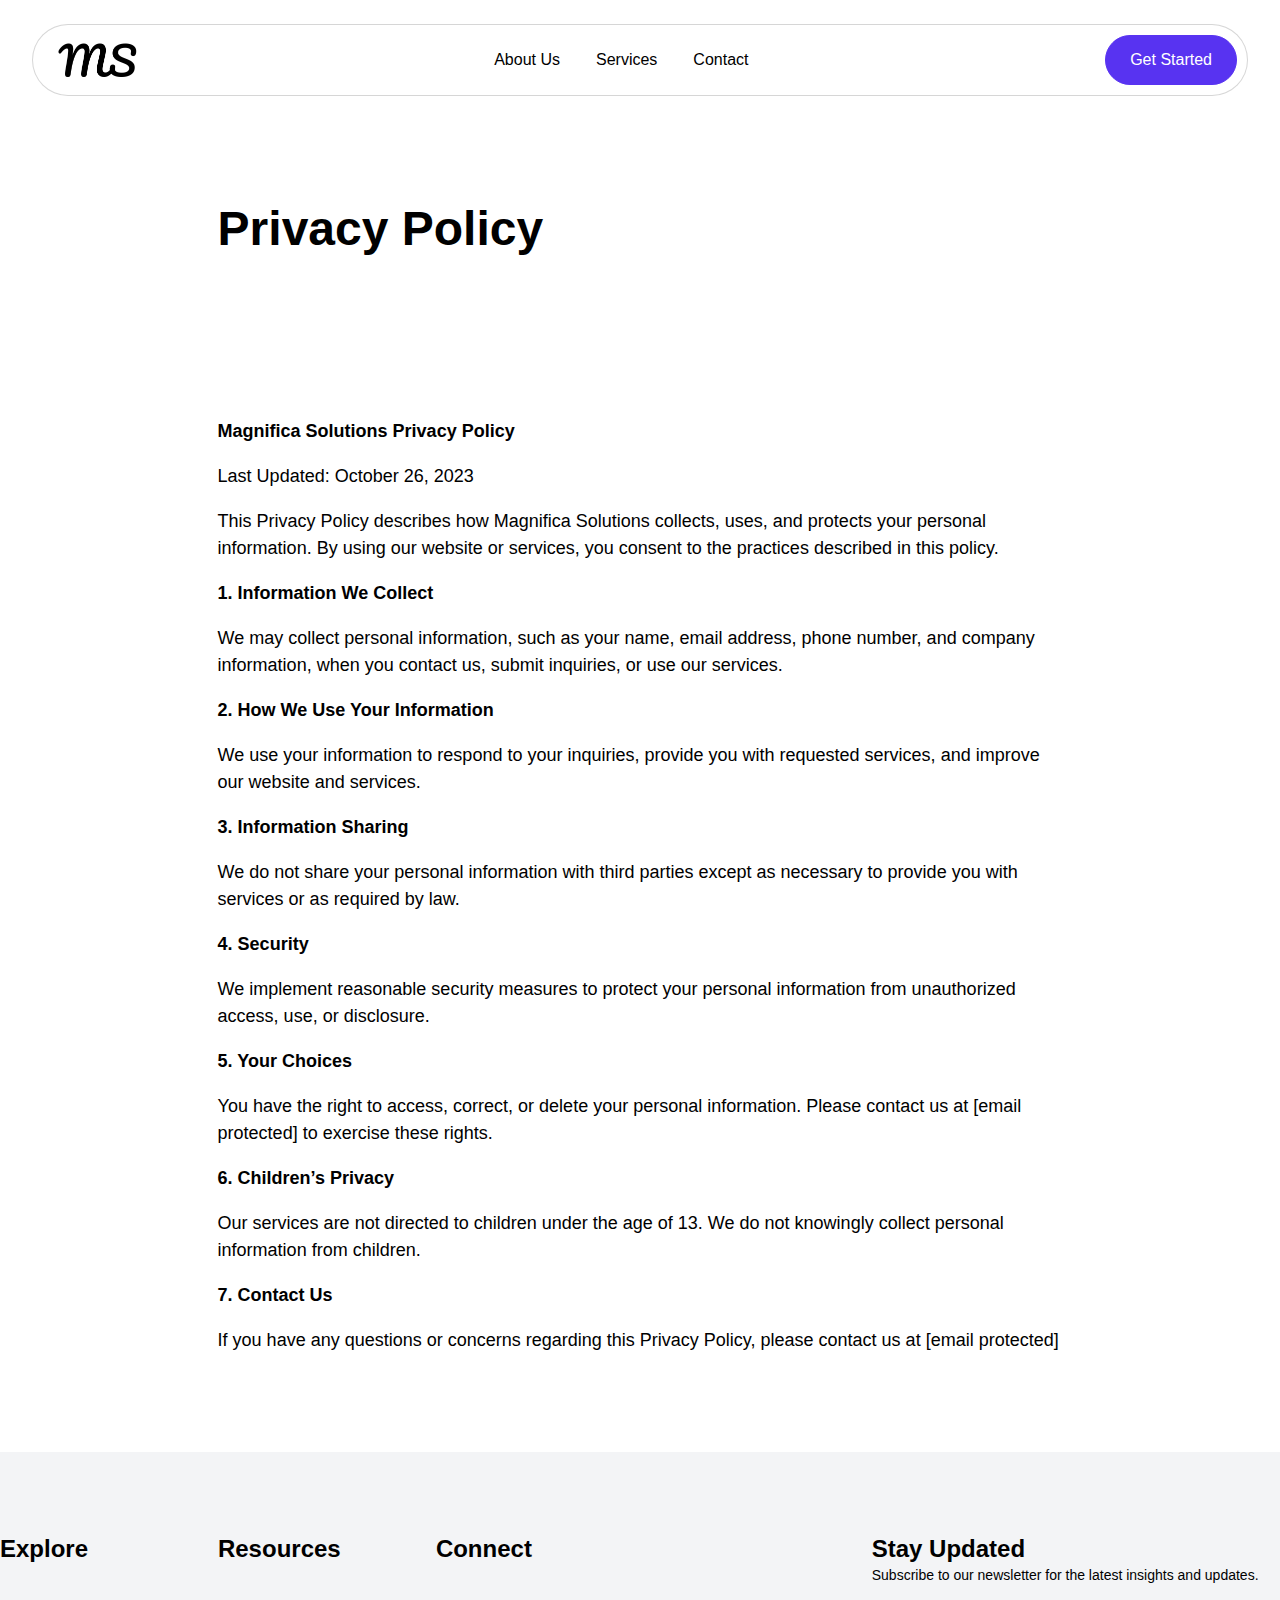
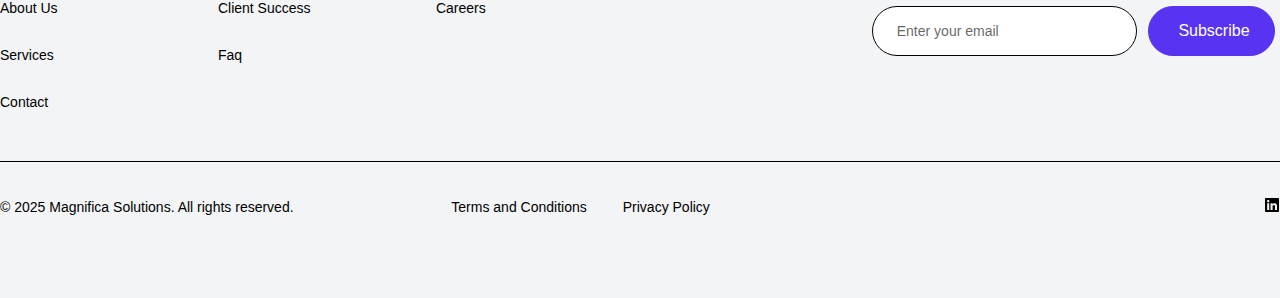
<file: privacy-policy/index.html>
<!DOCTYPE html>
<html lang="en-US" class="twbb">
<head>
<script data-pagespeed-no-defer data-two-no-delay type="text/javascript">var two_worker_data_critical_data = {"critical_data":{"critical_css":false,"critical_fonts":false}}</script><script data-pagespeed-no-defer data-two-no-delay type="text/javascript">var two_worker_data_font = {"font":[]}</script><script data-pagespeed-no-defer data-two-no-delay type="text/javascript">var two_worker_data_excluded_js = {"js":[]}</script><script data-pagespeed-no-defer data-two-no-delay type="text/javascript">var two_worker_data_js = {"js":[{"inline":true,"code":"[base64]","id":"","uid":"two_680afb97d5f6d","exclude_blob":false,"excluded_from_delay":false},{"inline":false,"url":"\/wp-includes\/js\/jquery\/jquery.min.js?ver=3.7.1","id":"jquery-core-js","uid":"two_680afb97d5fb4","exclude_blob":false,"excluded_from_delay":false},{"inline":false,"url":"\/wp-includes\/js\/jquery\/jquery-migrate.min.js?ver=3.4.1","id":"jquery-migrate-js","uid":"two_680afb97d5fc4","exclude_blob":false,"excluded_from_delay":false},{"inline":false,"url":"\/wp-content\/themes\/tenweb-website-builder-theme\/assets\/js\/scripts.min.js?ver=2.1.12","id":"tenweb-website-builder-theme-script-js","uid":"two_680afb97d5fcf","exclude_blob":false,"excluded_from_delay":false},{"inline":true,"code":"[base64]","id":"","uid":"two_680afb97d5fda","exclude_blob":false,"excluded_from_delay":false},{"inline":true,"code":"[base64]","id":"","uid":"two_680afb97d5ff0","exclude_blob":false,"excluded_from_delay":false},{"inline":false,"url":"\/wp-content\/plugins\/elementor\/assets\/lib\/font-awesome\/js\/v4-shims.min.js?ver=3.28.4","id":"font-awesome-4-shim-js","uid":"two_680afb97d6007","exclude_blob":false,"excluded_from_delay":false},{"inline":false,"url":"\/wp-content\/plugins\/elementor\/assets\/js\/webpack.runtime.min.js?ver=3.28.4","id":"elementor-webpack-runtime-js","uid":"two_680afb97d6014","exclude_blob":false,"excluded_from_delay":false},{"inline":false,"url":"\/wp-content\/plugins\/elementor\/assets\/js\/frontend-modules.min.js?ver=3.28.4","id":"elementor-frontend-modules-js","uid":"two_680afb97d6021","exclude_blob":false,"excluded_from_delay":false},{"inline":false,"url":"\/wp-includes\/js\/jquery\/ui\/core.min.js?ver=1.13.3","id":"jquery-ui-core-js","uid":"two_680afb97d602d","exclude_blob":false,"excluded_from_delay":false},{"inline":true,"code":"[base64]","id":"elementor-frontend-js-before","uid":"two_680afb97d6039","exclude_blob":false,"excluded_from_delay":false},{"inline":false,"url":"\/wp-content\/plugins\/elementor\/assets\/js\/frontend.min.js?ver=3.28.4","id":"elementor-frontend-js","uid":"two_680afb97d6064","exclude_blob":false,"excluded_from_delay":false},{"inline":true,"code":"[base64]","id":"twbb-pro-features-frontend-script-js-extra","uid":"two_680afb97d6070","exclude_blob":false,"excluded_from_delay":false},{"inline":false,"url":"\/wp-content\/plugins\/tenweb-builder\/pro-features\/assets\/js\/concated_frontend.min.js?ver=1.32.40","id":"twbb-pro-features-frontend-script-js","uid":"two_680afb97d607f","exclude_blob":false,"excluded_from_delay":false},{"inline":false,"url":"\/wp-includes\/js\/underscore.min.js?ver=1.13.7","id":"underscore-js","uid":"two_680afb97d608c","exclude_blob":false,"excluded_from_delay":false},{"inline":false,"url":"\/wp-includes\/js\/imagesloaded.min.js?ver=5.0.0","id":"imagesloaded-js","uid":"two_680afb97d6099","exclude_blob":false,"excluded_from_delay":false},{"inline":false,"url":"\/wp-includes\/js\/masonry.min.js?ver=4.2.2","id":"masonry-js","uid":"two_680afb97d60a5","exclude_blob":false,"excluded_from_delay":false},{"inline":true,"code":"[base64]","id":"twbb-frontend-scripts-js-extra","uid":"two_680afb97d60b1","exclude_blob":false,"excluded_from_delay":false},{"inline":false,"url":"\/wp-content\/plugins\/tenweb-builder\/assets\/frontend\/js\/frontend.min.js?ver=1.32.40","id":"twbb-frontend-scripts-js","uid":"two_680afb97d60c1","exclude_blob":false,"excluded_from_delay":false},{"inline":false,"url":"\/wp-content\/plugins\/tenweb-builder\/widgets\/sticky\/assets\/js\/jquery.sticky.min.js?ver=1.32.40","id":"twbb-sticky-lib-scripts-js","uid":"two_680afb97d60cf","exclude_blob":false,"excluded_from_delay":false},{"inline":false,"url":"\/wp-content\/plugins\/tenweb-builder\/widgets\/parallax\/assets\/js\/jquery.parallax.js?ver=1.32.40","id":"twbb-parallax-lib-scripts-js","uid":"two_680afb97d60db","exclude_blob":false,"excluded_from_delay":false},{"inline":false,"url":"\/wp-content\/plugins\/tenweb-builder\/assets\/frontend\/js\/custom_options_frontend.min.js?ver=1.32.40","id":"twbb-custom-options-frontend-scripts-js","uid":"two_680afb97d60e7","exclude_blob":false,"excluded_from_delay":false},{"code":"[base64]","inline":true,"uid":"two_dispatchEvent_script"}]}</script><script data-pagespeed-no-defer data-two-no-delay type="text/javascript">var two_worker_data_css = {"css":[{"url":"\/wp-content\/cache\/tw_optimize\/css\/two_172_aggregated_5031697833a1b266bf9fe4d7a52cf38e_delay.min.css?date=1745550231","media":"all","uid":""}]}</script><noscript><link rel="stylesheet" crossorigin="anonymous" class="two_uncritical_css_noscript" media="all" href="/wp-content/cache/tw_optimize/css/two_172_aggregated_5031697833a1b266bf9fe4d7a52cf38e_delay.min.css?date=1745550231"></noscript>
<link type="text/css" media="all" href="/wp-content/cache/tw_optimize/css/two_172_aggregated.min.css?date=1745550231" rel="stylesheet">
  <meta charset="UTF-8">
  <meta name="viewport" content="width=device-width, initial-scale=1.0">
			<script data-pagespeed-no-defer data-two-no-delay type="text/javascript">window.addEventListener("load",function(){window.two_page_loaded=true;});function logLoaded(){console.log("window is loaded");}
(function listen(){if(window.two_page_loaded){logLoaded();}else{console.log("window is notLoaded");window.setTimeout(listen,50);}})();function applyElementorControllers(){if(!window.elementorFrontend)return;window.elementorFrontend.init()}
function applyViewCss(cssUrl){if(!cssUrl)return;const cssNode=document.createElement('link');cssNode.setAttribute("href",cssUrl);cssNode.setAttribute("rel","stylesheet");cssNode.setAttribute("type","text/css");document.head.appendChild(cssNode);}
var two_scripts_load=true;var two_load_delayed_javascript=function(event){if(two_scripts_load){two_scripts_load=false;two_connect_script(0);if(typeof two_delay_custom_js_new=="object"){document.dispatchEvent(two_delay_custom_js_new)}
window.two_delayed_loading_events.forEach(function(event){console.log("removed event listener");document.removeEventListener(event,two_load_delayed_javascript,false)});}};function two_loading_events(event){setTimeout(function(event){return function(){var t=function(eventType,elementClientX,elementClientY){var _event=new Event(eventType,{bubbles:true,cancelable:true});if(eventType==="click"){_event.clientX=elementClientX;_event.clientY=elementClientY}else{_event.touches=[{clientX:elementClientX,clientY:elementClientY}]}
return _event};var element;if(event&&event.type==="touchend"){var touch=event.changedTouches[0];element=document.elementFromPoint(touch.clientX,touch.clientY);element.dispatchEvent(t('touchstart',touch.clientX,touch.clientY));element.dispatchEvent(t('touchend',touch.clientX,touch.clientY));element.dispatchEvent(t('click',touch.clientX,touch.clientY));}else if(event&&event.type==="click"){element=document.elementFromPoint(event.clientX,event.clientY);element.dispatchEvent(t(event.type,event.clientX,event.clientY));}}}(event),150);}</script><script data-pagespeed-no-defer data-two-no-delay type="text/javascript">window.two_delayed_loading_attribute="data-twodelayedjs";window.two_delayed_js_load_libs_first="";window.two_delayed_loading_events=["mousemove","click","keydown","wheel","touchmove","touchend"];window.two_event_listeners=[];</script><script data-pagespeed-no-defer data-two-no-delay type="text/javascript">document.onreadystatechange=function(){if(document.readyState==="interactive"){if(window.two_delayed_loading_attribute!==undefined){window.two_delayed_loading_events.forEach(function(ev){window.two_event_listeners[ev]=document.addEventListener(ev,two_load_delayed_javascript,{passive:false})});}
if(window.two_delayed_loading_attribute_css!==undefined){window.two_delayed_loading_events_css.forEach(function(ev){window.two_event_listeners_css[ev]=document.addEventListener(ev,two_load_delayed_css,{passive:false})});}
if(window.two_load_delayed_iframe!==undefined){window.two_delayed_loading_iframe_events.forEach(function(ev){window.two_iframe_event_listeners[ev]=document.addEventListener(ev,two_load_delayed_iframe,{passive:false})});}}}</script><title>Privacy Policy &#8211; Magnifica Solutions: Consulting for Small Businesses</title>
<meta name="robots" content="max-image-preview:large">
	
	<link rel="dns-prefetch" href="//fonts.googleapis.com">
<link rel="alternate" type="application/rss+xml" title="Magnifica Solutions: Consulting for Small Businesses &raquo; Feed" href="/feed/">
<link rel="alternate" type="application/rss+xml" title="Magnifica Solutions: Consulting for Small Businesses &raquo; Comments Feed" href="/comments/feed/">
<script data-two_delay_src="inline" data-two_delay_id="two_680afb97d5f6d" type="text/javascript"></script>






<link rel="stylesheet" id="tenweb-website-builder-open-sanse-css" href="https://fonts.googleapis.com/css2?family=Open+Sans%3Awght%40300%3B400%3B600%3B700%3B800&display=swap#038;display=swap&#038;ver=2.1.12" type="text/css" media="all">







<script data-two_delay_id="two_680afb97d5fb4" type="text/javascript" data-two_delay_src="/wp-includes/js/jquery/jquery.min.js?ver=3.7.1" id="jquery-core-js"></script>
<script data-two_delay_id="two_680afb97d5fc4" type="text/javascript" data-two_delay_src="/wp-includes/js/jquery/jquery-migrate.min.js?ver=3.4.1" id="jquery-migrate-js"></script>
<script data-two_delay_id="two_680afb97d5fcf" type="text/javascript" data-two_delay_src="/wp-content/themes/tenweb-website-builder-theme/assets/js/scripts.min.js?ver=2.1.12" id="tenweb-website-builder-theme-script-js"></script>
<link rel="https://api.w.org/" href="/wp-json/">
<link rel="alternate" title="JSON" type="application/json" href="/wp-json/wp/v2/pages/172">
<link rel="EditURI" type="application/rsd+xml" title="RSD" href="/xmlrpc.php?rsd">
<meta name="generator" content="WordPress 6.8">
<link rel="canonical" href="/privacy-policy/">
<link rel="shortlink" href="/?p=172">
<link rel="alternate" title="oEmbed (JSON)" type="application/json+oembed" href="/wp-json/oembed/1.0/embed?url=%2Fprivacy-policy%2F">
<link rel="alternate" title="oEmbed (XML)" type="text/xml+oembed" href="/wp-json/oembed/1.0/embed?url=%2Fprivacy-policy%2F#038;format=xml">
<meta name="generator" content="Elementor 3.28.4; features: e_font_icon_svg, e_local_google_fonts; settings: css_print_method-external, google_font-enabled, font_display-swap">
			
			</head>
<body class="wp-singular page-template-default page page-id-172 wp-theme-tenweb-website-builder-theme no-sidebar elementor-default elementor-kit-194 elementor-page elementor-page-172">
        <script data-pagespeed-no-defer data-two-no-delay type="text/javascript"></script>
         <script data-pagespeed-no-defer data-two-no-delay id="two_worker" type="javascript/worker">let two_font_actions = "not_load";
            let two_css_length=0;let two_connected_css_length=0;let two_uncritical_fonts=null;let two_uncritical_fonts_status=false;if(two_font_actions=="not_load"||two_font_actions=="exclude_uncritical_fonts"){two_uncritical_fonts_status=true;}
self.addEventListener("message",function(e){two_css_length=e.data.css.length;if(!e.data.critical_data.critical_css||!e.data.critical_data.critical_fonts){two_uncritical_fonts_status=false;}
if(e.data.font.length>0){two_fetch_inbg(e.data.font,"font");}
if(e.data.js.length>0){two_fetch_inbg(e.data.js,"js");}
if(e.data.excluded_js.length>0){two_fetch_inbg(e.data.excluded_js,"js",true);}
if(e.data.css.length>0){two_fetch_inbg(e.data.css,"css");}},false);function two_fetch_inbg(data,type,excluded_js=false){for(let i in data){if(typeof data[i].url!="undefined"){var modifiedScript=null;if(type==="js"&&typeof data[i].exclude_blob!="undefined"&&data[i].exclude_blob){modifiedScript={id:i,status:'ok',type:type,url:data[i].url,uid:data[i].uid};two_send_worker_data(modifiedScript);continue;}
fetch(data[i].url,{mode:'no-cors',redirect:'follow'}).then((r)=>{if(!r.ok||r.status!==200){throw Error(r.statusText);}
if(two_uncritical_fonts_status&&type=="css"){return(r.text());}else{return(r.blob());}}).then((content_)=>{let sheetURL="";if(two_uncritical_fonts_status&&type=="css"){sheetURL=two_create_blob(content_);}else{sheetURL=URL.createObjectURL(content_);}
modifiedScript=null;if(type=="css"){modifiedScript={id:i,type:type,status:'ok',media:data[i].media,url:sheetURL,uid:data[i].uid,original_url:data[i].url,two_uncritical_fonts:two_uncritical_fonts,};}else if(type=="js"){modifiedScript={id:i,status:'ok',type:type,url:sheetURL,uid:data[i].uid};}else if(type=="font"){modifiedScript={status:'ok',type:type,main_url:data[i].url,url:sheetURL,font_face:data[i].font_face};}
if(excluded_js){modifiedScript.excluded_from_delay=true;}
two_send_worker_data(modifiedScript);}).catch(function(error){console.log("error in fetching: "+error.toString()+", bypassing "+data[i].url);fetch(data[i].url,{redirect:'follow'}).then((r)=>{if(!r.ok||r.status!==200){throw Error(r.statusText);}
if(two_uncritical_fonts_status&&type=="css"){return(r.text());}else{return(r.blob());}}).then((content_)=>{let sheetURL="";if(two_uncritical_fonts_status&&type=="css"){sheetURL=two_create_blob(content_);}else{sheetURL=URL.createObjectURL(content_);}
var modifiedScript=null;if(type=="css"){modifiedScript={id:i,type:type,status:'ok',media:data[i].media,url:sheetURL,uid:data[i].uid,original_url:data[i].url,two_uncritical_fonts:two_uncritical_fonts,};}else if(type=="js"){modifiedScript={id:i,status:'ok',type:type,url:sheetURL,uid:data[i].uid};}else if(type=="font"){modifiedScript={status:'ok',type:type,main_url:data[i].url,url:sheetURL,font_face:data[i].font_face};}
if(excluded_js){modifiedScript.excluded_from_delay=true;}
two_send_worker_data(modifiedScript);}).catch(function(error){console.log("error in fetching no-cors: "+error.toString()+", bypassing "+data[i].url);try{console.log("error in fetching: "+error.toString()+", sending XMLHttpRequest"+data[i].url);let r=new XMLHttpRequest;if(two_uncritical_fonts_status&&type=="css"){r.responseType="text";}else{r.responseType="blob";}
r.onload=function(content_){let sheetURL="";if(two_uncritical_fonts_status&&type=="css"){sheetURL=two_create_blob(content_.target.response);}else{sheetURL=URL.createObjectURL(content_.target.response);}
if(r.status!==200){two_XMLHttpRequest_error(excluded_js,data[i],type,i);return;}
console.log("error in fetching: "+error.toString()+", XMLHttpRequest success "+data[i].url);let modifiedScript=null;if(type=="css"){modifiedScript={id:i,type:type,status:'ok',media:data[i].media,url:sheetURL,uid:data[i].uid,two_uncritical_fonts:two_uncritical_fonts,};}else if(type=="js"){modifiedScript={id:i,type:type,status:'ok',url:sheetURL,uid:data[i].uid};}else if(type=="font"){modifiedScript={type:type,status:'ok',main_url:data[i].url,url:sheetURL,font_face:data[i].font_face};}
if(excluded_js){modifiedScript.excluded_from_delay=true;}
two_send_worker_data(modifiedScript);};r.onerror=function(){two_XMLHttpRequest_error(excluded_js,data[i],type,i)};r.open("GET",data[i].url,true);r.send();}catch(e){console.log("error in fetching: "+e.toString()+", running fallback for "+data[i].url);var modifiedScript=null;if(type=="css"||type=="js"){modifiedScript={id:i,type:type,status:'error',url:data[i].url,uid:data[i].uid};}else if(type=="font"){modifiedScript={type:type,status:'error',url:data[i].url,font_face:data[i].font_face};}
if(excluded_js){modifiedScript.excluded_from_delay=true;}
two_send_worker_data(modifiedScript);}});});}}}
function two_XMLHttpRequest_error(excluded_js,data_i,type,i){console.log("error in fetching: XMLHttpRequest failed "+data_i.url);var modifiedScript=null;if(type=="css"||type=="js"){modifiedScript={id:i,type:type,status:'error',url:data_i.url,uid:data_i.uid};}else if(type=="font"){modifiedScript={type:type,status:'error',url:data_i.url,font_face:data_i.font_face};}
if(excluded_js){modifiedScript.excluded_from_delay=true;}
two_send_worker_data(modifiedScript);}
function two_create_blob(str){two_uncritical_fonts="";const regex=/@font-face\s*\{(?:[^{}])*\}/sig;str=str.replace(regex,function(e){if(e.includes("data:application")){return e;}
two_uncritical_fonts+=e;return"";});let blob_data=new Blob([str],{type:"text/css"});let sheetURL=URL.createObjectURL(blob_data);return sheetURL;}
function two_send_worker_data(data){if(data.type=="css"){two_connected_css_length++;data.length=two_css_length;data.connected_length=two_connected_css_length;}
self.postMessage(data)}</script>
        <script data-pagespeed-no-defer data-two-no-delay type="text/javascript">let two_font_actions = "not_load";
                     two_worker_styles_list=[];two_worker_styles_count=0;var two_script_list=typeof two_worker_data_js==="undefined"?[]:two_worker_data_js.js;var two_excluded_js_list=typeof two_worker_data_excluded_js==="undefined"?[]:two_worker_data_excluded_js.js;var excluded_count=two_excluded_js_list.filter((el)=>{return!!el['url']}).length;var two_css_list=typeof two_worker_data_css==="undefined"?[]:two_worker_data_css.css;var two_fonts_list=typeof two_worker_data_font==="undefined"?[]:two_worker_data_font.font;var two_critical_data=typeof two_worker_data_critical_data==="undefined"?[]:two_worker_data_critical_data.critical_data;var wcode=new Blob([document.querySelector("#two_worker").textContent],{type:"text/javascript"});var two_worker=new Worker(window.URL.createObjectURL(wcode));var two_worker_data={"js":two_script_list,"excluded_js":two_excluded_js_list,"css":two_css_list,"font":two_fonts_list,critical_data:two_critical_data}
two_worker.postMessage(two_worker_data);two_worker.addEventListener("message",function(e){var data=e.data;if(data.type==="css"&&data.status==="ok"){if(data.two_uncritical_fonts&&two_font_actions=="exclude_uncritical_fonts"){let two_uncritical_fonts=data.two_uncritical_fonts;const two_font_tag=document.createElement("style");two_font_tag.innerHTML=two_uncritical_fonts;two_font_tag.className="two_uncritical_fonts";document.body.appendChild(two_font_tag);}
if(window.two_page_loaded){two_connect_style(data);}else{two_worker_styles_list.push(data);}}else if(data.type==="js"){if(data.status==="ok"){if(data.excluded_from_delay){two_excluded_js_list[data.id].old_url=two_excluded_js_list[data.id].url;two_excluded_js_list[data.id].url=data.url;two_excluded_js_list[data.id].success=true;excluded_count--;if(excluded_count===0){two_connect_script(0,two_excluded_js_list)}}else{two_script_list[data.id].old_url=two_script_list[data.id].url;two_script_list[data.id].url=data.url;two_script_list[data.id].success=true;}}}else if(data.type==="css"&&data.status==="error"){console.log("error in fetching, connecting style now")
two_connect_failed_style(data);}else if(data.type==="font"){two_connect_font(data);}});function UpdateQueryString(key,value,url){if(!url)url=window.location.href;var re=new RegExp("([?&])"+key+"=.*?(&|#|$)(.*)","gi"),hash;if(re.test(url)){if(typeof value!=="undefined"&&value!==null){return url.replace(re,"$1"+key+"="+value+"$2$3");}
else{hash=url.split("#");url=hash[0].replace(re,"$1$3").replace(/(&|\?)$/,"");if(typeof hash[1]!=="undefined"&&hash[1]!==null){url+="#"+hash[1];}
return url;}}
else{if(typeof value!=="undefined"&&value!==null){var separator=url.indexOf("?")!==-1?"&":"?";hash=url.split("#");url=hash[0]+separator+key+"="+value;if(typeof hash[1]!=="undefined"&&hash[1]!==null){url+="#"+hash[1];}
return url;}
else{return url;}}}
function two_connect_failed_style(data){var link=document.createElement("link");link.className="fallback_two_worker";link.rel="stylesheet";link.type="text/css";link.href=data.url;link.media="none";link.onload=function(){if(this.media==="none"){if(data.media){this.media=data.media;}else{this.media="all";}console.log(data.media);}if(data.connected_length==data.length&&typeof two_replace_backgrounds!="undefined"){two_replace_backgrounds();};two_styles_loaded()};document.getElementsByTagName("head")[0].appendChild(link);if(data.connected_length==data.length&&typeof two_replace_backgrounds!="undefined"){two_replace_backgrounds();}}
function two_connect_style(data,fixed_google_font=false){if(fixed_google_font===false&&typeof two_merge_google_fonts!=="undefined"&&data['original_url']&&data['original_url'].startsWith('https://fonts.googleapis.com/css')&&data['response']){data['response'].text().then(function(content){content=two_merge_google_fonts(content)
let blob=new Blob([content],{type:data['response'].type});data['url']=URL.createObjectURL(blob);two_connect_style(data,true);});return;}
var link=document.createElement("link");link.className="loaded_two_worker";link.rel="stylesheet";link.type="text/css";link.href=data.url;link.media=data.media;link.onload=function(){if(data.connected_length==data.length&&typeof two_replace_backgrounds!="undefined"){two_replace_backgrounds();};two_styles_loaded()};link.onerror=function(){two_styles_loaded()};document.getElementsByTagName("head")[0].appendChild(link);}
var two_event;function two_connect_script(i,scripts_list=null){if(i===0&&event){two_event=event;event.preventDefault();}
if(scripts_list===null){scripts_list=two_script_list;}
if(typeof scripts_list[i]!=="undefined"){let data_uid="[data-two_delay_id=\""+scripts_list[i].uid+"\"]";let current_script=document.querySelector(data_uid);let script=document.createElement("script");script.type="text/javascript";script.async=false;if(scripts_list[i].inline){var js_code=decodeURIComponent(atob(scripts_list[i].code));var blob=new Blob([js_code],{type:"text/javascript"});scripts_list[i].url=URL.createObjectURL(blob);}
if(current_script!=null&&typeof scripts_list[i].url!="undefined"){script.dataset.src=scripts_list[i].url;current_script.parentNode.insertBefore(script,current_script);current_script.getAttributeNames().map(function(name){let value=current_script.getAttribute(name);try{script.setAttribute(name,value);}catch(error){console.log(error);}});current_script.remove();script.classList.add("loaded_two_worker_js");if(typeof scripts_list[i].exclude_blob!="undefined"&&scripts_list[i].exclude_blob){script.dataset.blob_exclude="1";}}
i++;two_connect_script(i,scripts_list);}else{let elementor_frontend_js=null;document.querySelectorAll(".loaded_two_worker_js").forEach((elem)=>{let id=elem.getAttribute("id");if(id!='elementor-frontend-js'){two_load_delayed_js(elem);}else{elementor_frontend_js=elem;}});if(elementor_frontend_js!==null){two_load_delayed_js(elementor_frontend_js);}}}
function two_load_delayed_js(elem){let data_src=elem.dataset.src;if(elem.dataset.blob_exclude==="1"){delete elem.dataset.blob_exclude;delete elem.dataset.src;delete elem.dataset.two_delay_id;delete elem.dataset.two_delay_src;}
if(data_src){elem.setAttribute("src",data_src);}}
function two_connect_font(data){let font_face=data.font_face;if(font_face.indexOf("font-display")>=0){const regex=/font-display:[ ]*[a-z]*[A-Z]*;/g;while((m=regex.exec(font_face))!==null){if(m.index===regex.lastIndex){regex.lastIndex++;}
m.forEach((match,groupIndex)=>{console.log(match);font_face.replace(match,"font-display: swap;");});}}else{font_face=font_face.replace("}",";font-display: swap;}");}
if(typeof data.main_url!="undefined"){font_face=font_face.replace(data.main_url,data.url);}
var newStyle=document.createElement("style");newStyle.className="two_critical_font";newStyle.appendChild(document.createTextNode(font_face));document.head.appendChild(newStyle);}
let connect_stile_timeout=setInterval(function(){console.log(window.two_page_loaded);if(window.two_page_loaded){clearInterval(connect_stile_timeout);two_worker_styles_list.forEach(function(item,index){two_connect_style(item);});two_worker_styles_list=[];}},500);function two_styles_loaded(){if(two_css_list.length-++two_worker_styles_count==0){var critical_css=document.getElementById("two_critical_css");if(critical_css){critical_css.remove();}
onStylesLoadEvent=new Event("two_css_loaded");window.dispatchEvent(onStylesLoadEvent);}}</script>
		<div data-elementor-type="twbb_header" data-elementor-id="187" class="elementor elementor-187">
				<div class="elementor-element elementor-element-gexsnq61 twbb_section e-con-boxed e-flex e-con e-parent" data-id="gexsnq61" data-element_type="container" id="header" data-settings="{&quot;tenweb_sticky&quot;:&quot;top&quot;,&quot;tenweb_sticky_on&quot;:[&quot;desktop&quot;,&quot;tablet&quot;,&quot;mobile&quot;],&quot;tenweb_sticky_offset&quot;:0,&quot;tenweb_sticky_effects_offset&quot;:0}">
					<div class="e-con-inner">
		<div class="elementor-element elementor-element-jw1tkp07 e-con-full e-flex e-con e-parent" data-id="jw1tkp07" data-element_type="container" data-settings="{&quot;background_background&quot;:&quot;classic&quot;}">
				<div class="elementor-element elementor-element-dolku92y elementor-widget elementor-widget-image" data-id="dolku92y" data-element_type="widget" data-widget_type="image.default">
				<div class="elementor-widget-container">
																<a>
							<noscript><img decoding="async" src="/wp-content/uploads/2025/04/logo_F5nsMwID.webp" class="attachment-full size-full wp-image-86" alt=""></noscript>
<img decoding="async" src="data:image/svg+xml,%3Csvg%20xmlns=%22http://www.w3.org/2000/svg%22%20viewBox=%220%200%20%20%22%3E%3C/svg%3E" data-src="/wp-content/uploads/2025/04/logo_F5nsMwID.webp" class=" lazy  attachment-full size-full wp-image-86" alt="">								</a>
															</div>
				</div>
				<div class="elementor-element elementor-element-u194cfi6 twbb-responsive-nav-menu--horizontal twbb-nav-menu__align-center twbb-responsive-nav-menu--tablet-dropdown twbb-responsive-nav-menu--mobile-dropdown twbb-nav-menu--indicator-classic twbb-nav-menu--toggle twbb-nav-menu--burger twbb-nav-menu--stretch yes twbb-nav-menu__text-align-center elementor-widget elementor-widget-twbb-nav-menu" data-id="u194cfi6" data-element_type="widget" data-settings="{&quot;layout&quot;:&quot;horizontal&quot;,&quot;layout_tablet&quot;:&quot;dropdown&quot;,&quot;layout_mobile&quot;:&quot;dropdown&quot;,&quot;toggle&quot;:&quot;burger&quot;,&quot;full_width&quot;:&quot; yes&quot;}" data-widget_type="twbb-nav-menu.default">
				<div class="elementor-widget-container">
					        <nav class="twbb-nav-menu--main twbb-nav-menu__container e--pointer-none">
            <ul id="menu-1-u194cfi6" class="twbb-nav-menu twbb-menu_term_id-3">
<li class="a:1:{i:0;s:0:&quot;&quot;;} menu-item menu-item-type-post_type menu-item-object-page menu-item-176"><a href="/about-us/" class="twbb-item">About Us</a></li>
<li class="a:1:{i:0;s:0:&quot;&quot;;} menu-item menu-item-type-post_type menu-item-object-page menu-item-177"><a href="/services/" class="twbb-item">Services</a></li>
<li class="a:1:{i:0;s:0:&quot;&quot;;} menu-item menu-item-type-post_type menu-item-object-page menu-item-178"><a href="/contact/" class="twbb-item">Contact</a></li>
</ul>        </nav>
            <div class="twbb-menu-toggle" role="button" tabindex="0" aria-label="Menu Toggle" aria-expanded="false">
            <svg aria-hidden="true" role="presentation" class="twbb-menu-toggle__icon--open e-font-icon-svg e-eicon-menu-bar" viewbox="0 0 1000 1000" xmlns="http://www.w3.org/2000/svg"><path d="M104 333H896C929 333 958 304 958 271S929 208 896 208H104C71 208 42 237 42 271S71 333 104 333ZM104 583H896C929 583 958 554 958 521S929 458 896 458H104C71 458 42 487 42 521S71 583 104 583ZM104 833H896C929 833 958 804 958 771S929 708 896 708H104C71 708 42 737 42 771S71 833 104 833Z"></path></svg><svg aria-hidden="true" role="presentation" class="twbb-menu-toggle__icon--close e-font-icon-svg e-eicon-close" viewbox="0 0 1000 1000" xmlns="http://www.w3.org/2000/svg"><path d="M742 167L500 408 258 167C246 154 233 150 217 150 196 150 179 158 167 167 154 179 150 196 150 212 150 229 154 242 171 254L408 500 167 742C138 771 138 800 167 829 196 858 225 858 254 829L496 587 738 829C750 842 767 846 783 846 800 846 817 842 829 829 842 817 846 804 846 783 846 767 842 750 829 737L588 500 833 258C863 229 863 200 833 171 804 137 775 137 742 167Z"></path></svg>            <span class="elementor-screen-only">Menu</span>
        </div>
            <nav class="twbb-nav-menu--dropdown twbb-nav-menu__container">
        <ul id="menu-2-u194cfi6" class="twbb-nav-menu twbb-menu_term_id-3">
<li class="a:1:{i:0;s:0:&quot;&quot;;} menu-item menu-item-type-post_type menu-item-object-page menu-item-176"><a href="/about-us/" class="twbb-item">About Us</a></li>
<li class="a:1:{i:0;s:0:&quot;&quot;;} menu-item menu-item-type-post_type menu-item-object-page menu-item-177"><a href="/services/" class="twbb-item">Services</a></li>
<li class="a:1:{i:0;s:0:&quot;&quot;;} menu-item menu-item-type-post_type menu-item-object-page menu-item-178"><a href="/contact/" class="twbb-item">Contact</a></li>
</ul>    </nav>
          
    				</div>
				</div>
				<div class="elementor-element elementor-element-2a6903p4 elementor-hidden-tablet elementor-hidden-mobile elementor-align-right elementor-mobile-align-center elementor-widget elementor-widget-button" data-id="2a6903p4" data-element_type="widget" data-widget_type="button.default">
				<div class="elementor-widget-container">
									<div class="elementor-button-wrapper">
					<a class="elementor-button elementor-button-link elementor-size-sm" href="/contact//">
						<span class="elementor-button-content-wrapper">
									<span class="elementor-button-text">Get Started</span>
					</span>
					</a>
				</div>
								</div>
				</div>
				</div>
					</div>
				</div>
				</div>
				<div data-elementor-type="wp-page" data-elementor-id="172" class="elementor elementor-172">
						<section class="elementor-section elementor-top-section elementor-element elementor-element-7f979378 elementor-section-full_width elementor-section-stretched elementor-section-height-default elementor-section-height-default" data-id="7f979378" data-element_type="section" data-settings="{&quot;stretch_section&quot;:&quot;section-stretched&quot;}">
						<div class="elementor-container elementor-column-gap-no">
					<div class="elementor-column elementor-col-100 elementor-top-column elementor-element elementor-element-74a2142f" data-id="74a2142f" data-element_type="column">
			<div class="elementor-widget-wrap elementor-element-populated">
						<div class="elementor-element elementor-element-79286357 elementor-widget elementor-widget-twbbpost-content" data-id="79286357" data-element_type="widget" data-widget_type="twbbpost-content.default">
				<div class="elementor-widget-container">
							<div data-elementor-type="wp-page" data-elementor-id="172" class="elementor elementor-172">
				<div class="elementor-element elementor-element-h44iilvz twbb_section e-con-boxed e-flex e-con e-parent" data-id="h44iilvz" data-element_type="container">
					<div class="e-con-inner">
				<div class="elementor-element elementor-element-9hpulaj6 elementor-widget__width-initial elementor-widget-mobile__width-inherit elementor-widget-tablet__width-initial elementor-invisible elementor-widget elementor-widget-heading" data-id="9hpulaj6" data-element_type="widget" data-settings="{&quot;_animation&quot;:&quot;fadeInUp&quot;}" data-widget_type="heading.default">
				<div class="elementor-widget-container">
					<h1 class="elementor-heading-title elementor-size-default">Privacy Policy</h1>				</div>
				</div>
					</div>
				</div>
		<div class="elementor-element elementor-element-ouazu79a twbb_section e-con-boxed e-flex e-con e-parent" data-id="ouazu79a" data-element_type="container">
					<div class="e-con-inner">
				<div class="elementor-element elementor-element-9gcg4ma9 elementor-widget__width-initial elementor-widget-mobile__width-inherit elementor-widget-tablet__width-initial elementor-invisible elementor-widget elementor-widget-text-editor" data-id="9gcg4ma9" data-element_type="widget" data-settings="{&quot;_animation&quot;:&quot;fadeInUp&quot;}" data-widget_type="text-editor.default">
				<div class="elementor-widget-container">
									<p><b>Magnifica Solutions Privacy Policy</b></p>

<p>Last Updated: October 26, 2023</p>

<p>This Privacy Policy describes how Magnifica Solutions collects, uses, and protects your personal information. By using our website or services, you consent to the practices described in this policy.</p>

<p><b>1. Information We Collect</b></p>

<p>We may collect personal information, such as your name, email address, phone number, and company information, when you contact us, submit inquiries, or use our services.</p>

<p><b>2. How We Use Your Information</b></p>

<p>We use your information to respond to your inquiries, provide you with requested services, and improve our website and services.</p>

<p><b>3. Information Sharing</b></p>

<p>We do not share your personal information with third parties except as necessary to provide you with services or as required by law.</p>

<p><b>4. Security</b></p>

<p>We implement reasonable security measures to protect your personal information from unauthorized access, use, or disclosure.</p>

<p><b>5. Your Choices</b></p>

<p>You have the right to access, correct, or delete your personal information. Please contact us at [email protected] to exercise these rights.</p>

<p><b>6. Children&#8217;s Privacy</b></p>

<p>Our services are not directed to children under the age of 13. We do not knowingly collect personal information from children.</p>

<p><b>7. Contact Us</b></p>

<p>If you have any questions or concerns regarding this Privacy Policy, please contact us at [email protected]</p>								</div>
				</div>
					</div>
				</div>
				</div>
						</div>
				</div>
					</div>
		</div>
					</div>
		</section>
				</div>
				<div data-elementor-type="twbb_footer" data-elementor-id="188" class="elementor elementor-188">
				<div class="elementor-element elementor-element-o7yuwlpu twbb_section e-con-boxed e-flex e-con e-parent" data-id="o7yuwlpu" data-element_type="container" id="footer" data-settings="{&quot;background_background&quot;:&quot;classic&quot;}">
					<div class="e-con-inner">
		<div class="elementor-element elementor-element-7ue4pb4y e-con-full e-flex e-con e-parent" data-id="7ue4pb4y" data-element_type="container">
		<div class="elementor-element elementor-element-ji1viw5a e-con-full e-flex e-con e-parent" data-id="ji1viw5a" data-element_type="container">
				<div class="elementor-element elementor-element-csjkem4f elementor-widget__width-initial elementor-widget-mobile__width-inherit elementor-widget-tablet__width-initial elementor-widget elementor-widget-heading" data-id="csjkem4f" data-element_type="widget" data-widget_type="heading.default">
				<div class="elementor-widget-container">
					<h5 class="elementor-heading-title elementor-size-default">Explore</h5>				</div>
				</div>
				<div class="elementor-element elementor-element-0gql2vu7 elementor-widget__width-initial elementor-widget-mobile__width-inherit elementor-widget-tablet__width-initial twbb-responsive-nav-menu--vertical twbb-nav-menu__align-left twbb-responsive-nav-menu--tablet-dropdown twbb-responsive-nav-menu--mobile-dropdown twbb-nav-menu--indicator-classic elementor-widget elementor-widget-twbb-nav-menu" data-id="0gql2vu7" data-element_type="widget" data-settings="{&quot;layout&quot;:&quot;vertical&quot;,&quot;layout_tablet&quot;:&quot;dropdown&quot;,&quot;layout_mobile&quot;:&quot;dropdown&quot;,&quot;menu-columns&quot;:&quot;1&quot;}" data-widget_type="twbb-nav-menu.default">
				<div class="elementor-widget-container">
					        <nav class="twbb-nav-menu--main twbb-nav-menu__container e--pointer-none">
            <ul id="menu-1-0gql2vu7" class="twbb-nav-menu twbb-menu_term_id-4 sm-vertical twbb-menu-columns">
<li class="a:1:{i:0;s:0:&quot;&quot;;} menu-item menu-item-type-post_type menu-item-object-page menu-item-179"><a href="/about-us/" class="twbb-item">About Us</a></li>
<li class="a:1:{i:0;s:0:&quot;&quot;;} menu-item menu-item-type-post_type menu-item-object-page menu-item-180"><a href="/services/" class="twbb-item">Services</a></li>
<li class="a:1:{i:0;s:0:&quot;&quot;;} menu-item menu-item-type-post_type menu-item-object-page menu-item-181"><a href="/contact/" class="twbb-item">Contact</a></li>
</ul>        </nav>
        <nav class="twbb-nav-menu--dropdown twbb-nav-menu__container">
        <ul id="menu-2-0gql2vu7" class="twbb-nav-menu twbb-menu_term_id-4 sm-vertical twbb-menu-columns">
<li class="a:1:{i:0;s:0:&quot;&quot;;} menu-item menu-item-type-post_type menu-item-object-page menu-item-179"><a href="/about-us/" class="twbb-item">About Us</a></li>
<li class="a:1:{i:0;s:0:&quot;&quot;;} menu-item menu-item-type-post_type menu-item-object-page menu-item-180"><a href="/services/" class="twbb-item">Services</a></li>
<li class="a:1:{i:0;s:0:&quot;&quot;;} menu-item menu-item-type-post_type menu-item-object-page menu-item-181"><a href="/contact/" class="twbb-item">Contact</a></li>
</ul>    </nav>
          
    				</div>
				</div>
				</div>
		<div class="elementor-element elementor-element-xsgf6t62 e-con-full e-flex e-con e-parent" data-id="xsgf6t62" data-element_type="container">
				<div class="elementor-element elementor-element-h731h5n7 elementor-widget__width-initial elementor-widget-mobile__width-inherit elementor-widget-tablet__width-initial elementor-widget elementor-widget-heading" data-id="h731h5n7" data-element_type="widget" data-widget_type="heading.default">
				<div class="elementor-widget-container">
					<h5 class="elementor-heading-title elementor-size-default">Resources</h5>				</div>
				</div>
				<div class="elementor-element elementor-element-bkskxn00 elementor-widget__width-initial elementor-widget-mobile__width-inherit elementor-widget-tablet__width-initial twbb-responsive-nav-menu--vertical twbb-nav-menu__align-left twbb-responsive-nav-menu--tablet-dropdown twbb-responsive-nav-menu--mobile-dropdown twbb-nav-menu--indicator-classic elementor-widget elementor-widget-twbb-nav-menu" data-id="bkskxn00" data-element_type="widget" data-settings="{&quot;layout&quot;:&quot;vertical&quot;,&quot;layout_tablet&quot;:&quot;dropdown&quot;,&quot;layout_mobile&quot;:&quot;dropdown&quot;,&quot;menu-columns&quot;:&quot;1&quot;}" data-widget_type="twbb-nav-menu.default">
				<div class="elementor-widget-container">
					        <nav class="twbb-nav-menu--main twbb-nav-menu__container e--pointer-none">
            <ul id="menu-1-bkskxn00" class="twbb-nav-menu twbb-menu_term_id-5 sm-vertical twbb-menu-columns">
<li class="a:1:{i:0;s:0:&quot;&quot;;} menu-item menu-item-type-custom menu-item-object-custom menu-item-182"><a href="#client-success" class="twbb-item">Client Success</a></li>
<li class="a:1:{i:0;s:0:&quot;&quot;;} menu-item menu-item-type-custom menu-item-object-custom menu-item-183"><a href="#faq" class="twbb-item">Faq</a></li>
</ul>        </nav>
        <nav class="twbb-nav-menu--dropdown twbb-nav-menu__container">
        <ul id="menu-2-bkskxn00" class="twbb-nav-menu twbb-menu_term_id-5 sm-vertical twbb-menu-columns">
<li class="a:1:{i:0;s:0:&quot;&quot;;} menu-item menu-item-type-custom menu-item-object-custom menu-item-182"><a href="#client-success" class="twbb-item">Client Success</a></li>
<li class="a:1:{i:0;s:0:&quot;&quot;;} menu-item menu-item-type-custom menu-item-object-custom menu-item-183"><a href="#faq" class="twbb-item">Faq</a></li>
</ul>    </nav>
          
    				</div>
				</div>
				</div>
		<div class="elementor-element elementor-element-b614h6y2 e-con-full e-flex e-con e-parent" data-id="b614h6y2" data-element_type="container">
				<div class="elementor-element elementor-element-pwqcvr8w elementor-widget__width-initial elementor-widget-mobile__width-inherit elementor-widget-tablet__width-initial elementor-widget elementor-widget-heading" data-id="pwqcvr8w" data-element_type="widget" data-widget_type="heading.default">
				<div class="elementor-widget-container">
					<h5 class="elementor-heading-title elementor-size-default">Connect</h5>				</div>
				</div>
				<div class="elementor-element elementor-element-whnzqa4y elementor-widget__width-initial elementor-widget-mobile__width-inherit elementor-widget-tablet__width-initial twbb-responsive-nav-menu--vertical twbb-nav-menu__align-left twbb-responsive-nav-menu--tablet-dropdown twbb-responsive-nav-menu--mobile-dropdown twbb-nav-menu--indicator-classic elementor-widget elementor-widget-twbb-nav-menu" data-id="whnzqa4y" data-element_type="widget" data-settings="{&quot;layout&quot;:&quot;vertical&quot;,&quot;layout_tablet&quot;:&quot;dropdown&quot;,&quot;layout_mobile&quot;:&quot;dropdown&quot;,&quot;menu-columns&quot;:&quot;1&quot;}" data-widget_type="twbb-nav-menu.default">
				<div class="elementor-widget-container">
					        <nav class="twbb-nav-menu--main twbb-nav-menu__container e--pointer-none">
            <ul id="menu-1-whnzqa4y" class="twbb-nav-menu twbb-menu_term_id-6 sm-vertical twbb-menu-columns">
<li class="a:1:{i:0;s:0:&quot;&quot;;} menu-item menu-item-type-custom menu-item-object-custom menu-item-184"><a href="#careers" class="twbb-item">Careers</a></li>
</ul>        </nav>
        <nav class="twbb-nav-menu--dropdown twbb-nav-menu__container">
        <ul id="menu-2-whnzqa4y" class="twbb-nav-menu twbb-menu_term_id-6 sm-vertical twbb-menu-columns">
<li class="a:1:{i:0;s:0:&quot;&quot;;} menu-item menu-item-type-custom menu-item-object-custom menu-item-184"><a href="#careers" class="twbb-item">Careers</a></li>
</ul>    </nav>
          
    				</div>
				</div>
				</div>
		<div class="elementor-element elementor-element-l2hdxtzt e-con-full e-flex e-con e-parent" data-id="l2hdxtzt" data-element_type="container">
				</div>
		<div class="elementor-element elementor-element-8a2p5xx0 e-con-full e-flex e-con e-parent" data-id="8a2p5xx0" data-element_type="container">
				<div class="elementor-element elementor-element-ivs4litv elementor-widget__width-initial elementor-widget-mobile__width-inherit elementor-widget-tablet__width-initial elementor-mobile-button-align-stretch elementor-button-align-center elementor-widget elementor-widget-twbb_form" data-id="ivs4litv" data-element_type="widget" data-settings="{&quot;button_width&quot;:&quot;30&quot;,&quot;step_next_label&quot;:&quot;Next&quot;,&quot;step_previous_label&quot;:&quot;Previous&quot;,&quot;step_type&quot;:&quot;number_text&quot;,&quot;step_icon_shape&quot;:&quot;circle&quot;}" data-widget_type="twbb_form.default">
				<div class="elementor-widget-container">
							<form class="elementor-form" method="post" name="Stay Updated">
			<input type="hidden" name="post_id" value="188">
			<input type="hidden" name="form_id" value="ivs4litv">
			<input type="hidden" name="referer_title" value="Privacy Policy">

							<input type="hidden" name="queried_id" value="172">
			
			<div class="elementor-form-fields-wrapper elementor-labels-">
				          <div class="elementor-form-title-description-wrapper elementor-field-group elementor-column elementor-col-100 elementor-widget-wrap elementor-widget-heading">
            <h5 class="elementor-form-title elementor-element elementor-heading-title elementor-size-large">Stay Updated</h5>    <div class="elementor-text-editor elementor-clearfix elementor-element">Subscribe to our newsletter for the latest insights and updates.</div>
              </div>
          				<div class="elementor-field-type-email elementor-field-group elementor-column elementor-field-group-email elementor-col-66 elementor-field-required">
												<label for="form-field-email" class="elementor-field-label elementor-screen-only">
								Email							</label>
														<input size="1" type="email" name="form_fields[email]" id="form-field-email" class="elementor-field elementor-size-sm  elementor-field-textual" placeholder="Enter your email" required="required" aria-required="true">
											</div>
								<div class="elementor-field-group elementor-column elementor-field-type-submit elementor-col-30 e-form__buttons">
					<button type="submit" class="elementor-button">
						<span>
															<span class=" elementor-button-icon">
																										</span>
																						<span class="elementor-button-text">Subscribe</span>
													</span>
					</button>
          <button type="reset" class="elementor-button elementor-hidden">
						<span>
							              						</span>
          </button>
				</div>
            			</div>
		</form>
						</div>
				</div>
				</div>
				</div>
				<div class="elementor-element elementor-element-oq4j3xgq elementor-widget__width-initial elementor-widget-mobile__width-inherit elementor-widget-tablet__width-initial elementor-widget-divider--view-line elementor-widget elementor-widget-divider" data-id="oq4j3xgq" data-element_type="widget" data-widget_type="divider.default">
				<div class="elementor-widget-container">
							<div class="elementor-divider">
			<span class="elementor-divider-separator">
						</span>
		</div>
						</div>
				</div>
		<div class="elementor-element elementor-element-c8inmbhz e-con-full e-flex e-con e-parent" data-id="c8inmbhz" data-element_type="container">
				<div class="elementor-element elementor-element-6bt8oxbe elementor-widget__width-initial elementor-widget-mobile__width-inherit elementor-widget-tablet__width-initial elementor-widget elementor-widget-text-editor" data-id="6bt8oxbe" data-element_type="widget" data-widget_type="text-editor.default">
				<div class="elementor-widget-container">
									© 2025 Magnifica Solutions. All rights reserved.								</div>
				</div>
				<div class="elementor-element elementor-element-id7ox7pp elementor-widget__width-initial elementor-widget-mobile__width-inherit elementor-widget-tablet__width-initial twbb-responsive-nav-menu--horizontal twbb-nav-menu__align-left twbb-responsive-nav-menu--tablet-dropdown twbb-responsive-nav-menu--mobile-dropdown twbb-nav-menu--indicator-classic elementor-widget elementor-widget-twbb-nav-menu" data-id="id7ox7pp" data-element_type="widget" data-settings="{&quot;layout&quot;:&quot;horizontal&quot;,&quot;layout_tablet&quot;:&quot;dropdown&quot;,&quot;layout_mobile&quot;:&quot;dropdown&quot;}" data-widget_type="twbb-nav-menu.default">
				<div class="elementor-widget-container">
					        <nav class="twbb-nav-menu--main twbb-nav-menu__container e--pointer-none">
            <ul id="menu-1-id7ox7pp" class="twbb-nav-menu twbb-menu_term_id-7">
<li class="a:1:{i:0;s:0:&quot;&quot;;} menu-item menu-item-type-post_type menu-item-object-page menu-item-185"><a href="/terms-and-conditions/" class="twbb-item">Terms and Conditions</a></li>
<li class="a:1:{i:0;s:0:&quot;&quot;;} menu-item menu-item-type-post_type menu-item-object-page current-menu-item page_item page-item-172 current_page_item menu-item-186"><a href="/privacy-policy/" aria-current="page" class="twbb-item  twbb-item-active">Privacy Policy</a></li>
</ul>        </nav>
        <nav class="twbb-nav-menu--dropdown twbb-nav-menu__container">
        <ul id="menu-2-id7ox7pp" class="twbb-nav-menu twbb-menu_term_id-7">
<li class="a:1:{i:0;s:0:&quot;&quot;;} menu-item menu-item-type-post_type menu-item-object-page menu-item-185"><a href="/terms-and-conditions/" class="twbb-item">Terms and Conditions</a></li>
<li class="a:1:{i:0;s:0:&quot;&quot;;} menu-item menu-item-type-post_type menu-item-object-page current-menu-item page_item page-item-172 current_page_item menu-item-186"><a href="/privacy-policy/" aria-current="page" class="twbb-item  twbb-item-active">Privacy Policy</a></li>
</ul>    </nav>
          
    				</div>
				</div>
				<div class="elementor-element elementor-element-imy6n65y elementor-widget__width-initial elementor-widget-mobile__width-inherit elementor-widget-tablet__width-initial e-grid-align-right e-grid-align-mobile-center elementor-shape-rounded elementor-grid-0 elementor-widget elementor-widget-social-icons" data-id="imy6n65y" data-element_type="widget" data-widget_type="social-icons.default">
				<div class="elementor-widget-container">
							<div class="elementor-social-icons-wrapper elementor-grid">
							<span class="elementor-grid-item">
					<a class="elementor-icon elementor-social-icon elementor-social-icon-linkedin elementor-repeater-item-" target="_blank">
						<span class="elementor-screen-only">Linkedin</span>
						<svg class="e-font-icon-svg e-fab-linkedin" viewbox="0 0 448 512" xmlns="http://www.w3.org/2000/svg"><path d="M416 32H31.9C14.3 32 0 46.5 0 64.3v383.4C0 465.5 14.3 480 31.9 480H416c17.6 0 32-14.5 32-32.3V64.3c0-17.8-14.4-32.3-32-32.3zM135.4 416H69V202.2h66.5V416zm-33.2-243c-21.3 0-38.5-17.3-38.5-38.5S80.9 96 102.2 96c21.2 0 38.5 17.3 38.5 38.5 0 21.3-17.2 38.5-38.5 38.5zm282.1 243h-66.4V312c0-24.8-.5-56.7-34.5-56.7-34.6 0-39.9 27-39.9 54.9V416h-66.4V202.2h63.7v29.2h.9c8.9-16.8 30.6-34.5 62.9-34.5 67.2 0 79.7 44.3 79.7 101.9V416z"></path></svg>					</a>
				</span>
					</div>
						</div>
				</div>
				</div>
					</div>
				</div>
				</div>
		<script data-two_delay_src="inline" data-two_delay_id="two_680afb97d5fda" type="speculationrules"></script>
			<script data-two_delay_src="inline" data-two_delay_id="two_680afb97d5ff0"></script>
			            
            






<script data-two_delay_id="two_680afb97d6007" type="text/javascript" data-two_delay_src="/wp-content/plugins/elementor/assets/lib/font-awesome/js/v4-shims.min.js?ver=3.28.4" id="font-awesome-4-shim-js"></script>
<script data-two_delay_id="two_680afb97d6014" type="text/javascript" data-two_delay_src="/wp-content/plugins/elementor/assets/js/webpack.runtime.min.js?ver=3.28.4" id="elementor-webpack-runtime-js"></script>
<script data-two_delay_id="two_680afb97d6021" type="text/javascript" data-two_delay_src="/wp-content/plugins/elementor/assets/js/frontend-modules.min.js?ver=3.28.4" id="elementor-frontend-modules-js"></script>
<script data-two_delay_id="two_680afb97d602d" type="text/javascript" data-two_delay_src="/wp-includes/js/jquery/ui/core.min.js?ver=1.13.3" id="jquery-ui-core-js"></script>
<script data-two_delay_src="inline" data-two_delay_id="two_680afb97d6039" type="text/javascript" id="elementor-frontend-js-before"></script>
<script data-two_delay_id="two_680afb97d6064" type="text/javascript" data-two_delay_src="/wp-content/plugins/elementor/assets/js/frontend.min.js?ver=3.28.4" id="elementor-frontend-js"></script>
<script data-two_delay_src="inline" data-two_delay_id="two_680afb97d6070" type="text/javascript" id="twbb-pro-features-frontend-script-js-extra"></script>
<script data-two_delay_id="two_680afb97d607f" type="text/javascript" data-two_delay_src="/wp-content/plugins/tenweb-builder/pro-features/assets/js/concated_frontend.min.js?ver=1.32.40" id="twbb-pro-features-frontend-script-js"></script>
<script data-two_delay_id="two_680afb97d608c" type="text/javascript" data-two_delay_src="/wp-includes/js/underscore.min.js?ver=1.13.7" id="underscore-js"></script>
<script data-two_delay_id="two_680afb97d6099" type="text/javascript" data-two_delay_src="/wp-includes/js/imagesloaded.min.js?ver=5.0.0" id="imagesloaded-js"></script>
<script data-two_delay_id="two_680afb97d60a5" type="text/javascript" data-two_delay_src="/wp-includes/js/masonry.min.js?ver=4.2.2" id="masonry-js"></script>
<script data-two_delay_src="inline" data-two_delay_id="two_680afb97d60b1" type="text/javascript" id="twbb-frontend-scripts-js-extra"></script>
<script data-two_delay_id="two_680afb97d60c1" type="text/javascript" data-two_delay_src="/wp-content/plugins/tenweb-builder/assets/frontend/js/frontend.min.js?ver=1.32.40" id="twbb-frontend-scripts-js"></script>
<script data-two_delay_id="two_680afb97d60cf" type="text/javascript" data-two_delay_src="/wp-content/plugins/tenweb-builder/widgets/sticky/assets/js/jquery.sticky.min.js?ver=1.32.40" id="twbb-sticky-lib-scripts-js"></script>
<script data-two_delay_id="two_680afb97d60db" type="text/javascript" data-two_delay_src="/wp-content/plugins/tenweb-builder/widgets/parallax/assets/js/jquery.parallax.js?ver=1.32.40" id="twbb-parallax-lib-scripts-js"></script>
<script data-two_delay_id="two_680afb97d60e7" type="text/javascript" data-two_delay_src="/wp-content/plugins/tenweb-builder/assets/frontend/js/custom_options_frontend.min.js?ver=1.32.40" id="twbb-custom-options-frontend-scripts-js"></script>
<script data-two_delay_id="two_dispatchEvent_script"></script><script data-pagespeed-no-defer data-two-no-delay>( function () {
                              window.addEventListener( "two_css_loaded", function () {
                                window.two_observer = new IntersectionObserver( items => {
                                  items.forEach( item => {
                                    if (item.isIntersecting) {
                                        if (item.target.dataset.settings) {
                                            let settings = JSON.parse(item.target.dataset.settings);
                                            let animation = settings.animation ? settings.animation : settings._animation ? settings._animation : "zoomIn";
                                            let delay = settings.animation_delay ? settings.animation_delay : settings._animation_delay ? settings._animation_delay : 0;
                                            setTimeout(() => {
                                                item.target.className = item.target.className.replace("elementor-invisible", "") + " animated " + animation;
                                            }, delay);
                                            delete settings.animation;
                                            delete settings._animation;
                                            item.target.dataset.settings = JSON.stringify(settings);
                                        } else {
                                            item.target.className = item.target.className.replace("elementor-invisible", "") + " animated zoomIn";
                                        }
                                    }
                                  } )
                                }, {} );
                                document.querySelectorAll( ".elementor-invisible" ).forEach( e => {
                                  window.two_observer.observe( e )
                                } )
                              } )
                            } )();</script><script data-pagespeed-no-defer data-two-no-delay>window["two_svg_placeholder"] = "data:image/svg+xml,%3Csvg%20xmlns=%22http://www.w3.org/2000/svg%22%20viewBox=%220%200%20%20%22%3E%3C/svg%3E#}"</script><script data-pagespeed-no-defer data-two-no-delay type="text/javascript" src="/wp-content/plugins/tenweb-speed-optimizer/includes/external/js/vanilla-lazyload/lazyload.min.js"></script><script data-pagespeed-no-defer data-two-no-delay type="text/javascript" src="/wp-content/plugins/tenweb-speed-optimizer/includes/external/js/vanilla-lazyload/two_bg_vanilla.js"></script><script data-pagespeed-no-defer data-two-no-delay>if(typeof two_lazyLoadInstance === "undefined"){
                                    window.two_lazyLoadInstance = new LazyLoad({
                                          "callback_applied": function(element, instance){
                                                                let settings = instance._settings;
                                                                var bgDataValue = element.getAttribute("data-" + settings.data_bg_multi);
                                                                if (!bgDataValue) {
                                                                    return;
                                                                }
                                                                if(window.getComputedStyle(element).getPropertyValue("background-image") !== bgDataValue) {
                                                                    let style = element.getAttribute("style");
                                                                    style += "background-image: " + bgDataValue + " !important;";
                                                                    element.setAttribute("style", style);
                                                                }
                                                            }
                                   });
                                }else{
                                     two_lazyLoadInstance.update();
                                }
                                window.addEventListener("scroll", function() {
                                   if(two_lazyLoadInstance.toLoadCount>0){
                                      two_lazyLoadInstance.update();
                                   }
                                });
                                /*
                                 * Updates lazy-load instance from every ajax request
                                 * When we use Ajax requests and get pictures back, we need to update lazy-load instance
                                 * */
                                if (window.jQuery) {
                                    jQuery.ajaxSetup({
                                            complete: function() {
                                                two_lazyLoadInstance.update();
                                            }
                                        });
                                }</script>
</body>
</html>
</file>
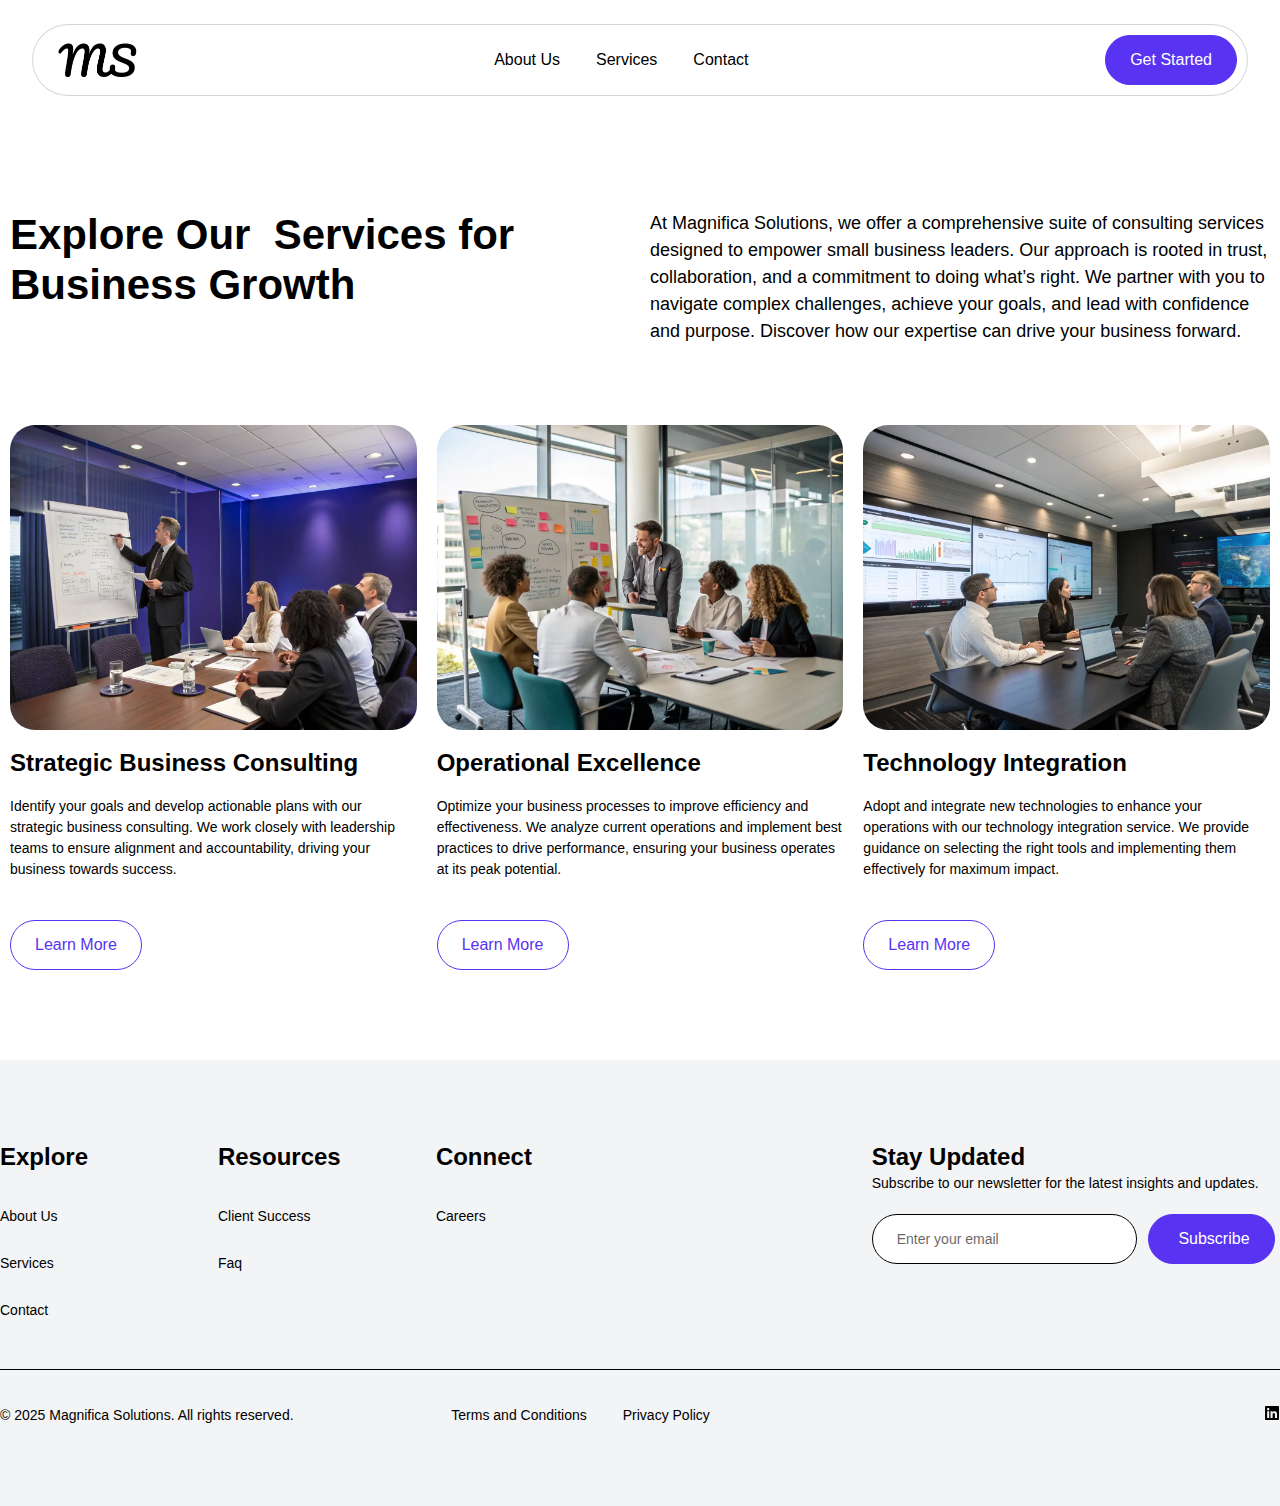
<file: services/index.html>
<!DOCTYPE html>
<html lang="en-US" class="twbb">
<head>
<script data-pagespeed-no-defer data-two-no-delay type="text/javascript">var two_worker_data_critical_data = {"critical_data":{"critical_css":false,"critical_fonts":false}}</script><script data-pagespeed-no-defer data-two-no-delay type="text/javascript">var two_worker_data_font = {"font":[]}</script><script data-pagespeed-no-defer data-two-no-delay type="text/javascript">var two_worker_data_excluded_js = {"js":[]}</script><script data-pagespeed-no-defer data-two-no-delay type="text/javascript">var two_worker_data_js = {"js":[{"inline":true,"code":"[base64]","id":"","uid":"two_680afb897c902","exclude_blob":false,"excluded_from_delay":false},{"inline":false,"url":"\/wp-includes\/js\/jquery\/jquery.min.js?ver=3.7.1","id":"jquery-core-js","uid":"two_680afb897c94b","exclude_blob":false,"excluded_from_delay":false},{"inline":false,"url":"\/wp-includes\/js\/jquery\/jquery-migrate.min.js?ver=3.4.1","id":"jquery-migrate-js","uid":"two_680afb897c95c","exclude_blob":false,"excluded_from_delay":false},{"inline":false,"url":"\/wp-content\/themes\/tenweb-website-builder-theme\/assets\/js\/scripts.min.js?ver=2.1.12","id":"tenweb-website-builder-theme-script-js","uid":"two_680afb897c968","exclude_blob":false,"excluded_from_delay":false},{"inline":true,"code":"[base64]","id":"","uid":"two_680afb897c974","exclude_blob":false,"excluded_from_delay":false},{"inline":true,"code":"[base64]","id":"","uid":"two_680afb897c98a","exclude_blob":false,"excluded_from_delay":false},{"inline":false,"url":"\/wp-content\/plugins\/elementor\/assets\/lib\/font-awesome\/js\/v4-shims.min.js?ver=3.28.4","id":"font-awesome-4-shim-js","uid":"two_680afb897c9a2","exclude_blob":false,"excluded_from_delay":false},{"inline":false,"url":"\/wp-content\/plugins\/elementor\/assets\/js\/webpack.runtime.min.js?ver=3.28.4","id":"elementor-webpack-runtime-js","uid":"two_680afb897c9b1","exclude_blob":false,"excluded_from_delay":false},{"inline":false,"url":"\/wp-content\/plugins\/elementor\/assets\/js\/frontend-modules.min.js?ver=3.28.4","id":"elementor-frontend-modules-js","uid":"two_680afb897c9c0","exclude_blob":false,"excluded_from_delay":false},{"inline":false,"url":"\/wp-includes\/js\/jquery\/ui\/core.min.js?ver=1.13.3","id":"jquery-ui-core-js","uid":"two_680afb897c9cd","exclude_blob":false,"excluded_from_delay":false},{"inline":true,"code":"[base64]","id":"elementor-frontend-js-before","uid":"two_680afb897c9f2","exclude_blob":false,"excluded_from_delay":false},{"inline":false,"url":"\/wp-content\/plugins\/elementor\/assets\/js\/frontend.min.js?ver=3.28.4","id":"elementor-frontend-js","uid":"two_680afb897ca28","exclude_blob":false,"excluded_from_delay":false},{"inline":true,"code":"[base64]","id":"twbb-pro-features-frontend-script-js-extra","uid":"two_680afb897ca36","exclude_blob":false,"excluded_from_delay":false},{"inline":false,"url":"\/wp-content\/plugins\/tenweb-builder\/pro-features\/assets\/js\/concated_frontend.min.js?ver=1.32.40","id":"twbb-pro-features-frontend-script-js","uid":"two_680afb897ca47","exclude_blob":false,"excluded_from_delay":false},{"inline":false,"url":"\/wp-includes\/js\/underscore.min.js?ver=1.13.7","id":"underscore-js","uid":"two_680afb897ca55","exclude_blob":false,"excluded_from_delay":false},{"inline":false,"url":"\/wp-includes\/js\/imagesloaded.min.js?ver=5.0.0","id":"imagesloaded-js","uid":"two_680afb897ca62","exclude_blob":false,"excluded_from_delay":false},{"inline":false,"url":"\/wp-includes\/js\/masonry.min.js?ver=4.2.2","id":"masonry-js","uid":"two_680afb897ca70","exclude_blob":false,"excluded_from_delay":false},{"inline":true,"code":"[base64]","id":"twbb-frontend-scripts-js-extra","uid":"two_680afb897ca7e","exclude_blob":false,"excluded_from_delay":false},{"inline":false,"url":"\/wp-content\/plugins\/tenweb-builder\/assets\/frontend\/js\/frontend.min.js?ver=1.32.40","id":"twbb-frontend-scripts-js","uid":"two_680afb897ca90","exclude_blob":false,"excluded_from_delay":false},{"inline":false,"url":"\/wp-content\/plugins\/tenweb-builder\/widgets\/sticky\/assets\/js\/jquery.sticky.min.js?ver=1.32.40","id":"twbb-sticky-lib-scripts-js","uid":"two_680afb897ca9e","exclude_blob":false,"excluded_from_delay":false},{"inline":false,"url":"\/wp-content\/plugins\/tenweb-builder\/widgets\/parallax\/assets\/js\/jquery.parallax.js?ver=1.32.40","id":"twbb-parallax-lib-scripts-js","uid":"two_680afb897caac","exclude_blob":false,"excluded_from_delay":false},{"inline":false,"url":"\/wp-content\/plugins\/tenweb-builder\/assets\/frontend\/js\/custom_options_frontend.min.js?ver=1.32.40","id":"twbb-custom-options-frontend-scripts-js","uid":"two_680afb897cab8","exclude_blob":false,"excluded_from_delay":false},{"code":"[base64]","inline":true,"uid":"two_dispatchEvent_script"}]}</script><script data-pagespeed-no-defer data-two-no-delay type="text/javascript">var two_worker_data_css = {"css":[{"url":"\/wp-content\/cache\/tw_optimize\/css\/two_169_aggregated_5031697833a1b266bf9fe4d7a52cf38e_delay.min.css?date=1745550217","media":"all","uid":""}]}</script><noscript><link rel="stylesheet" crossorigin="anonymous" class="two_uncritical_css_noscript" media="all" href="/wp-content/cache/tw_optimize/css/two_169_aggregated_5031697833a1b266bf9fe4d7a52cf38e_delay.min.css?date=1745550217"></noscript>
<link type="text/css" media="all" href="/wp-content/cache/tw_optimize/css/two_169_aggregated.min.css?date=1745550217" rel="stylesheet">
  <meta charset="UTF-8">
  <meta name="viewport" content="width=device-width, initial-scale=1.0">
			<script data-pagespeed-no-defer data-two-no-delay type="text/javascript">window.addEventListener("load",function(){window.two_page_loaded=true;});function logLoaded(){console.log("window is loaded");}
(function listen(){if(window.two_page_loaded){logLoaded();}else{console.log("window is notLoaded");window.setTimeout(listen,50);}})();function applyElementorControllers(){if(!window.elementorFrontend)return;window.elementorFrontend.init()}
function applyViewCss(cssUrl){if(!cssUrl)return;const cssNode=document.createElement('link');cssNode.setAttribute("href",cssUrl);cssNode.setAttribute("rel","stylesheet");cssNode.setAttribute("type","text/css");document.head.appendChild(cssNode);}
var two_scripts_load=true;var two_load_delayed_javascript=function(event){if(two_scripts_load){two_scripts_load=false;two_connect_script(0);if(typeof two_delay_custom_js_new=="object"){document.dispatchEvent(two_delay_custom_js_new)}
window.two_delayed_loading_events.forEach(function(event){console.log("removed event listener");document.removeEventListener(event,two_load_delayed_javascript,false)});}};function two_loading_events(event){setTimeout(function(event){return function(){var t=function(eventType,elementClientX,elementClientY){var _event=new Event(eventType,{bubbles:true,cancelable:true});if(eventType==="click"){_event.clientX=elementClientX;_event.clientY=elementClientY}else{_event.touches=[{clientX:elementClientX,clientY:elementClientY}]}
return _event};var element;if(event&&event.type==="touchend"){var touch=event.changedTouches[0];element=document.elementFromPoint(touch.clientX,touch.clientY);element.dispatchEvent(t('touchstart',touch.clientX,touch.clientY));element.dispatchEvent(t('touchend',touch.clientX,touch.clientY));element.dispatchEvent(t('click',touch.clientX,touch.clientY));}else if(event&&event.type==="click"){element=document.elementFromPoint(event.clientX,event.clientY);element.dispatchEvent(t(event.type,event.clientX,event.clientY));}}}(event),150);}</script><script data-pagespeed-no-defer data-two-no-delay type="text/javascript">window.two_delayed_loading_attribute="data-twodelayedjs";window.two_delayed_js_load_libs_first="";window.two_delayed_loading_events=["mousemove","click","keydown","wheel","touchmove","touchend"];window.two_event_listeners=[];</script><script data-pagespeed-no-defer data-two-no-delay type="text/javascript">document.onreadystatechange=function(){if(document.readyState==="interactive"){if(window.two_delayed_loading_attribute!==undefined){window.two_delayed_loading_events.forEach(function(ev){window.two_event_listeners[ev]=document.addEventListener(ev,two_load_delayed_javascript,{passive:false})});}
if(window.two_delayed_loading_attribute_css!==undefined){window.two_delayed_loading_events_css.forEach(function(ev){window.two_event_listeners_css[ev]=document.addEventListener(ev,two_load_delayed_css,{passive:false})});}
if(window.two_load_delayed_iframe!==undefined){window.two_delayed_loading_iframe_events.forEach(function(ev){window.two_iframe_event_listeners[ev]=document.addEventListener(ev,two_load_delayed_iframe,{passive:false})});}}}</script><title>Services &#8211; Magnifica Solutions: Consulting for Small Businesses</title>
<meta name="robots" content="max-image-preview:large">
	
	<link rel="dns-prefetch" href="//fonts.googleapis.com">
<link rel="alternate" type="application/rss+xml" title="Magnifica Solutions: Consulting for Small Businesses &raquo; Feed" href="/feed/">
<link rel="alternate" type="application/rss+xml" title="Magnifica Solutions: Consulting for Small Businesses &raquo; Comments Feed" href="/comments/feed/">
<script data-two_delay_src="inline" data-two_delay_id="two_680afb897c902" type="text/javascript"></script>






<link rel="stylesheet" id="tenweb-website-builder-open-sanse-css" href="https://fonts.googleapis.com/css2?family=Open+Sans%3Awght%40300%3B400%3B600%3B700%3B800&display=swap#038;display=swap&#038;ver=2.1.12" type="text/css" media="all">






<script data-two_delay_id="two_680afb897c94b" type="text/javascript" data-two_delay_src="/wp-includes/js/jquery/jquery.min.js?ver=3.7.1" id="jquery-core-js"></script>
<script data-two_delay_id="two_680afb897c95c" type="text/javascript" data-two_delay_src="/wp-includes/js/jquery/jquery-migrate.min.js?ver=3.4.1" id="jquery-migrate-js"></script>
<script data-two_delay_id="two_680afb897c968" type="text/javascript" data-two_delay_src="/wp-content/themes/tenweb-website-builder-theme/assets/js/scripts.min.js?ver=2.1.12" id="tenweb-website-builder-theme-script-js"></script>
<link rel="https://api.w.org/" href="/wp-json/">
<link rel="alternate" title="JSON" type="application/json" href="/wp-json/wp/v2/pages/169">
<link rel="EditURI" type="application/rsd+xml" title="RSD" href="/xmlrpc.php?rsd">
<meta name="generator" content="WordPress 6.8">
<link rel="canonical" href="/services/">
<link rel="shortlink" href="/?p=169">
<link rel="alternate" title="oEmbed (JSON)" type="application/json+oembed" href="/wp-json/oembed/1.0/embed?url=%2Fservices%2F">
<link rel="alternate" title="oEmbed (XML)" type="text/xml+oembed" href="/wp-json/oembed/1.0/embed?url=%2Fservices%2F#038;format=xml">
<meta name="generator" content="Elementor 3.28.4; features: e_font_icon_svg, e_local_google_fonts; settings: css_print_method-external, google_font-enabled, font_display-swap">
			
			</head>
<body class="wp-singular page-template-default page page-id-169 wp-theme-tenweb-website-builder-theme no-sidebar elementor-default elementor-kit-194 elementor-page elementor-page-169">
        <script data-pagespeed-no-defer data-two-no-delay type="text/javascript"></script>
         <script data-pagespeed-no-defer data-two-no-delay id="two_worker" type="javascript/worker">let two_font_actions = "not_load";
            let two_css_length=0;let two_connected_css_length=0;let two_uncritical_fonts=null;let two_uncritical_fonts_status=false;if(two_font_actions=="not_load"||two_font_actions=="exclude_uncritical_fonts"){two_uncritical_fonts_status=true;}
self.addEventListener("message",function(e){two_css_length=e.data.css.length;if(!e.data.critical_data.critical_css||!e.data.critical_data.critical_fonts){two_uncritical_fonts_status=false;}
if(e.data.font.length>0){two_fetch_inbg(e.data.font,"font");}
if(e.data.js.length>0){two_fetch_inbg(e.data.js,"js");}
if(e.data.excluded_js.length>0){two_fetch_inbg(e.data.excluded_js,"js",true);}
if(e.data.css.length>0){two_fetch_inbg(e.data.css,"css");}},false);function two_fetch_inbg(data,type,excluded_js=false){for(let i in data){if(typeof data[i].url!="undefined"){var modifiedScript=null;if(type==="js"&&typeof data[i].exclude_blob!="undefined"&&data[i].exclude_blob){modifiedScript={id:i,status:'ok',type:type,url:data[i].url,uid:data[i].uid};two_send_worker_data(modifiedScript);continue;}
fetch(data[i].url,{mode:'no-cors',redirect:'follow'}).then((r)=>{if(!r.ok||r.status!==200){throw Error(r.statusText);}
if(two_uncritical_fonts_status&&type=="css"){return(r.text());}else{return(r.blob());}}).then((content_)=>{let sheetURL="";if(two_uncritical_fonts_status&&type=="css"){sheetURL=two_create_blob(content_);}else{sheetURL=URL.createObjectURL(content_);}
modifiedScript=null;if(type=="css"){modifiedScript={id:i,type:type,status:'ok',media:data[i].media,url:sheetURL,uid:data[i].uid,original_url:data[i].url,two_uncritical_fonts:two_uncritical_fonts,};}else if(type=="js"){modifiedScript={id:i,status:'ok',type:type,url:sheetURL,uid:data[i].uid};}else if(type=="font"){modifiedScript={status:'ok',type:type,main_url:data[i].url,url:sheetURL,font_face:data[i].font_face};}
if(excluded_js){modifiedScript.excluded_from_delay=true;}
two_send_worker_data(modifiedScript);}).catch(function(error){console.log("error in fetching: "+error.toString()+", bypassing "+data[i].url);fetch(data[i].url,{redirect:'follow'}).then((r)=>{if(!r.ok||r.status!==200){throw Error(r.statusText);}
if(two_uncritical_fonts_status&&type=="css"){return(r.text());}else{return(r.blob());}}).then((content_)=>{let sheetURL="";if(two_uncritical_fonts_status&&type=="css"){sheetURL=two_create_blob(content_);}else{sheetURL=URL.createObjectURL(content_);}
var modifiedScript=null;if(type=="css"){modifiedScript={id:i,type:type,status:'ok',media:data[i].media,url:sheetURL,uid:data[i].uid,original_url:data[i].url,two_uncritical_fonts:two_uncritical_fonts,};}else if(type=="js"){modifiedScript={id:i,status:'ok',type:type,url:sheetURL,uid:data[i].uid};}else if(type=="font"){modifiedScript={status:'ok',type:type,main_url:data[i].url,url:sheetURL,font_face:data[i].font_face};}
if(excluded_js){modifiedScript.excluded_from_delay=true;}
two_send_worker_data(modifiedScript);}).catch(function(error){console.log("error in fetching no-cors: "+error.toString()+", bypassing "+data[i].url);try{console.log("error in fetching: "+error.toString()+", sending XMLHttpRequest"+data[i].url);let r=new XMLHttpRequest;if(two_uncritical_fonts_status&&type=="css"){r.responseType="text";}else{r.responseType="blob";}
r.onload=function(content_){let sheetURL="";if(two_uncritical_fonts_status&&type=="css"){sheetURL=two_create_blob(content_.target.response);}else{sheetURL=URL.createObjectURL(content_.target.response);}
if(r.status!==200){two_XMLHttpRequest_error(excluded_js,data[i],type,i);return;}
console.log("error in fetching: "+error.toString()+", XMLHttpRequest success "+data[i].url);let modifiedScript=null;if(type=="css"){modifiedScript={id:i,type:type,status:'ok',media:data[i].media,url:sheetURL,uid:data[i].uid,two_uncritical_fonts:two_uncritical_fonts,};}else if(type=="js"){modifiedScript={id:i,type:type,status:'ok',url:sheetURL,uid:data[i].uid};}else if(type=="font"){modifiedScript={type:type,status:'ok',main_url:data[i].url,url:sheetURL,font_face:data[i].font_face};}
if(excluded_js){modifiedScript.excluded_from_delay=true;}
two_send_worker_data(modifiedScript);};r.onerror=function(){two_XMLHttpRequest_error(excluded_js,data[i],type,i)};r.open("GET",data[i].url,true);r.send();}catch(e){console.log("error in fetching: "+e.toString()+", running fallback for "+data[i].url);var modifiedScript=null;if(type=="css"||type=="js"){modifiedScript={id:i,type:type,status:'error',url:data[i].url,uid:data[i].uid};}else if(type=="font"){modifiedScript={type:type,status:'error',url:data[i].url,font_face:data[i].font_face};}
if(excluded_js){modifiedScript.excluded_from_delay=true;}
two_send_worker_data(modifiedScript);}});});}}}
function two_XMLHttpRequest_error(excluded_js,data_i,type,i){console.log("error in fetching: XMLHttpRequest failed "+data_i.url);var modifiedScript=null;if(type=="css"||type=="js"){modifiedScript={id:i,type:type,status:'error',url:data_i.url,uid:data_i.uid};}else if(type=="font"){modifiedScript={type:type,status:'error',url:data_i.url,font_face:data_i.font_face};}
if(excluded_js){modifiedScript.excluded_from_delay=true;}
two_send_worker_data(modifiedScript);}
function two_create_blob(str){two_uncritical_fonts="";const regex=/@font-face\s*\{(?:[^{}])*\}/sig;str=str.replace(regex,function(e){if(e.includes("data:application")){return e;}
two_uncritical_fonts+=e;return"";});let blob_data=new Blob([str],{type:"text/css"});let sheetURL=URL.createObjectURL(blob_data);return sheetURL;}
function two_send_worker_data(data){if(data.type=="css"){two_connected_css_length++;data.length=two_css_length;data.connected_length=two_connected_css_length;}
self.postMessage(data)}</script>
        <script data-pagespeed-no-defer data-two-no-delay type="text/javascript">let two_font_actions = "not_load";
                     two_worker_styles_list=[];two_worker_styles_count=0;var two_script_list=typeof two_worker_data_js==="undefined"?[]:two_worker_data_js.js;var two_excluded_js_list=typeof two_worker_data_excluded_js==="undefined"?[]:two_worker_data_excluded_js.js;var excluded_count=two_excluded_js_list.filter((el)=>{return!!el['url']}).length;var two_css_list=typeof two_worker_data_css==="undefined"?[]:two_worker_data_css.css;var two_fonts_list=typeof two_worker_data_font==="undefined"?[]:two_worker_data_font.font;var two_critical_data=typeof two_worker_data_critical_data==="undefined"?[]:two_worker_data_critical_data.critical_data;var wcode=new Blob([document.querySelector("#two_worker").textContent],{type:"text/javascript"});var two_worker=new Worker(window.URL.createObjectURL(wcode));var two_worker_data={"js":two_script_list,"excluded_js":two_excluded_js_list,"css":two_css_list,"font":two_fonts_list,critical_data:two_critical_data}
two_worker.postMessage(two_worker_data);two_worker.addEventListener("message",function(e){var data=e.data;if(data.type==="css"&&data.status==="ok"){if(data.two_uncritical_fonts&&two_font_actions=="exclude_uncritical_fonts"){let two_uncritical_fonts=data.two_uncritical_fonts;const two_font_tag=document.createElement("style");two_font_tag.innerHTML=two_uncritical_fonts;two_font_tag.className="two_uncritical_fonts";document.body.appendChild(two_font_tag);}
if(window.two_page_loaded){two_connect_style(data);}else{two_worker_styles_list.push(data);}}else if(data.type==="js"){if(data.status==="ok"){if(data.excluded_from_delay){two_excluded_js_list[data.id].old_url=two_excluded_js_list[data.id].url;two_excluded_js_list[data.id].url=data.url;two_excluded_js_list[data.id].success=true;excluded_count--;if(excluded_count===0){two_connect_script(0,two_excluded_js_list)}}else{two_script_list[data.id].old_url=two_script_list[data.id].url;two_script_list[data.id].url=data.url;two_script_list[data.id].success=true;}}}else if(data.type==="css"&&data.status==="error"){console.log("error in fetching, connecting style now")
two_connect_failed_style(data);}else if(data.type==="font"){two_connect_font(data);}});function UpdateQueryString(key,value,url){if(!url)url=window.location.href;var re=new RegExp("([?&])"+key+"=.*?(&|#|$)(.*)","gi"),hash;if(re.test(url)){if(typeof value!=="undefined"&&value!==null){return url.replace(re,"$1"+key+"="+value+"$2$3");}
else{hash=url.split("#");url=hash[0].replace(re,"$1$3").replace(/(&|\?)$/,"");if(typeof hash[1]!=="undefined"&&hash[1]!==null){url+="#"+hash[1];}
return url;}}
else{if(typeof value!=="undefined"&&value!==null){var separator=url.indexOf("?")!==-1?"&":"?";hash=url.split("#");url=hash[0]+separator+key+"="+value;if(typeof hash[1]!=="undefined"&&hash[1]!==null){url+="#"+hash[1];}
return url;}
else{return url;}}}
function two_connect_failed_style(data){var link=document.createElement("link");link.className="fallback_two_worker";link.rel="stylesheet";link.type="text/css";link.href=data.url;link.media="none";link.onload=function(){if(this.media==="none"){if(data.media){this.media=data.media;}else{this.media="all";}console.log(data.media);}if(data.connected_length==data.length&&typeof two_replace_backgrounds!="undefined"){two_replace_backgrounds();};two_styles_loaded()};document.getElementsByTagName("head")[0].appendChild(link);if(data.connected_length==data.length&&typeof two_replace_backgrounds!="undefined"){two_replace_backgrounds();}}
function two_connect_style(data,fixed_google_font=false){if(fixed_google_font===false&&typeof two_merge_google_fonts!=="undefined"&&data['original_url']&&data['original_url'].startsWith('https://fonts.googleapis.com/css')&&data['response']){data['response'].text().then(function(content){content=two_merge_google_fonts(content)
let blob=new Blob([content],{type:data['response'].type});data['url']=URL.createObjectURL(blob);two_connect_style(data,true);});return;}
var link=document.createElement("link");link.className="loaded_two_worker";link.rel="stylesheet";link.type="text/css";link.href=data.url;link.media=data.media;link.onload=function(){if(data.connected_length==data.length&&typeof two_replace_backgrounds!="undefined"){two_replace_backgrounds();};two_styles_loaded()};link.onerror=function(){two_styles_loaded()};document.getElementsByTagName("head")[0].appendChild(link);}
var two_event;function two_connect_script(i,scripts_list=null){if(i===0&&event){two_event=event;event.preventDefault();}
if(scripts_list===null){scripts_list=two_script_list;}
if(typeof scripts_list[i]!=="undefined"){let data_uid="[data-two_delay_id=\""+scripts_list[i].uid+"\"]";let current_script=document.querySelector(data_uid);let script=document.createElement("script");script.type="text/javascript";script.async=false;if(scripts_list[i].inline){var js_code=decodeURIComponent(atob(scripts_list[i].code));var blob=new Blob([js_code],{type:"text/javascript"});scripts_list[i].url=URL.createObjectURL(blob);}
if(current_script!=null&&typeof scripts_list[i].url!="undefined"){script.dataset.src=scripts_list[i].url;current_script.parentNode.insertBefore(script,current_script);current_script.getAttributeNames().map(function(name){let value=current_script.getAttribute(name);try{script.setAttribute(name,value);}catch(error){console.log(error);}});current_script.remove();script.classList.add("loaded_two_worker_js");if(typeof scripts_list[i].exclude_blob!="undefined"&&scripts_list[i].exclude_blob){script.dataset.blob_exclude="1";}}
i++;two_connect_script(i,scripts_list);}else{let elementor_frontend_js=null;document.querySelectorAll(".loaded_two_worker_js").forEach((elem)=>{let id=elem.getAttribute("id");if(id!='elementor-frontend-js'){two_load_delayed_js(elem);}else{elementor_frontend_js=elem;}});if(elementor_frontend_js!==null){two_load_delayed_js(elementor_frontend_js);}}}
function two_load_delayed_js(elem){let data_src=elem.dataset.src;if(elem.dataset.blob_exclude==="1"){delete elem.dataset.blob_exclude;delete elem.dataset.src;delete elem.dataset.two_delay_id;delete elem.dataset.two_delay_src;}
if(data_src){elem.setAttribute("src",data_src);}}
function two_connect_font(data){let font_face=data.font_face;if(font_face.indexOf("font-display")>=0){const regex=/font-display:[ ]*[a-z]*[A-Z]*;/g;while((m=regex.exec(font_face))!==null){if(m.index===regex.lastIndex){regex.lastIndex++;}
m.forEach((match,groupIndex)=>{console.log(match);font_face.replace(match,"font-display: swap;");});}}else{font_face=font_face.replace("}",";font-display: swap;}");}
if(typeof data.main_url!="undefined"){font_face=font_face.replace(data.main_url,data.url);}
var newStyle=document.createElement("style");newStyle.className="two_critical_font";newStyle.appendChild(document.createTextNode(font_face));document.head.appendChild(newStyle);}
let connect_stile_timeout=setInterval(function(){console.log(window.two_page_loaded);if(window.two_page_loaded){clearInterval(connect_stile_timeout);two_worker_styles_list.forEach(function(item,index){two_connect_style(item);});two_worker_styles_list=[];}},500);function two_styles_loaded(){if(two_css_list.length-++two_worker_styles_count==0){var critical_css=document.getElementById("two_critical_css");if(critical_css){critical_css.remove();}
onStylesLoadEvent=new Event("two_css_loaded");window.dispatchEvent(onStylesLoadEvent);}}</script>
		<div data-elementor-type="twbb_header" data-elementor-id="187" class="elementor elementor-187">
				<div class="elementor-element elementor-element-gexsnq61 twbb_section e-con-boxed e-flex e-con e-parent" data-id="gexsnq61" data-element_type="container" id="header" data-settings="{&quot;tenweb_sticky&quot;:&quot;top&quot;,&quot;tenweb_sticky_on&quot;:[&quot;desktop&quot;,&quot;tablet&quot;,&quot;mobile&quot;],&quot;tenweb_sticky_offset&quot;:0,&quot;tenweb_sticky_effects_offset&quot;:0}">
					<div class="e-con-inner">
		<div class="elementor-element elementor-element-jw1tkp07 e-con-full e-flex e-con e-parent" data-id="jw1tkp07" data-element_type="container" data-settings="{&quot;background_background&quot;:&quot;classic&quot;}">
				<div class="elementor-element elementor-element-dolku92y elementor-widget elementor-widget-image" data-id="dolku92y" data-element_type="widget" data-widget_type="image.default">
				<div class="elementor-widget-container">
																<a>
							<noscript><img decoding="async" src="/wp-content/uploads/2025/04/logo_F5nsMwID.webp" class="attachment-full size-full wp-image-86" alt=""></noscript>
<img decoding="async" src="data:image/svg+xml,%3Csvg%20xmlns=%22http://www.w3.org/2000/svg%22%20viewBox=%220%200%20%20%22%3E%3C/svg%3E" data-src="/wp-content/uploads/2025/04/logo_F5nsMwID.webp" class=" lazy  attachment-full size-full wp-image-86" alt="">								</a>
															</div>
				</div>
				<div class="elementor-element elementor-element-u194cfi6 twbb-responsive-nav-menu--horizontal twbb-nav-menu__align-center twbb-responsive-nav-menu--tablet-dropdown twbb-responsive-nav-menu--mobile-dropdown twbb-nav-menu--indicator-classic twbb-nav-menu--toggle twbb-nav-menu--burger twbb-nav-menu--stretch yes twbb-nav-menu__text-align-center elementor-widget elementor-widget-twbb-nav-menu" data-id="u194cfi6" data-element_type="widget" data-settings="{&quot;layout&quot;:&quot;horizontal&quot;,&quot;layout_tablet&quot;:&quot;dropdown&quot;,&quot;layout_mobile&quot;:&quot;dropdown&quot;,&quot;toggle&quot;:&quot;burger&quot;,&quot;full_width&quot;:&quot; yes&quot;}" data-widget_type="twbb-nav-menu.default">
				<div class="elementor-widget-container">
					        <nav class="twbb-nav-menu--main twbb-nav-menu__container e--pointer-none">
            <ul id="menu-1-u194cfi6" class="twbb-nav-menu twbb-menu_term_id-3">
<li class="a:1:{i:0;s:0:&quot;&quot;;} menu-item menu-item-type-post_type menu-item-object-page menu-item-176"><a href="/about-us/" class="twbb-item">About Us</a></li>
<li class="a:1:{i:0;s:0:&quot;&quot;;} menu-item menu-item-type-post_type menu-item-object-page current-menu-item page_item page-item-169 current_page_item menu-item-177"><a href="/services/" aria-current="page" class="twbb-item  twbb-item-active">Services</a></li>
<li class="a:1:{i:0;s:0:&quot;&quot;;} menu-item menu-item-type-post_type menu-item-object-page menu-item-178"><a href="/contact/" class="twbb-item">Contact</a></li>
</ul>        </nav>
            <div class="twbb-menu-toggle" role="button" tabindex="0" aria-label="Menu Toggle" aria-expanded="false">
            <svg aria-hidden="true" role="presentation" class="twbb-menu-toggle__icon--open e-font-icon-svg e-eicon-menu-bar" viewbox="0 0 1000 1000" xmlns="http://www.w3.org/2000/svg"><path d="M104 333H896C929 333 958 304 958 271S929 208 896 208H104C71 208 42 237 42 271S71 333 104 333ZM104 583H896C929 583 958 554 958 521S929 458 896 458H104C71 458 42 487 42 521S71 583 104 583ZM104 833H896C929 833 958 804 958 771S929 708 896 708H104C71 708 42 737 42 771S71 833 104 833Z"></path></svg><svg aria-hidden="true" role="presentation" class="twbb-menu-toggle__icon--close e-font-icon-svg e-eicon-close" viewbox="0 0 1000 1000" xmlns="http://www.w3.org/2000/svg"><path d="M742 167L500 408 258 167C246 154 233 150 217 150 196 150 179 158 167 167 154 179 150 196 150 212 150 229 154 242 171 254L408 500 167 742C138 771 138 800 167 829 196 858 225 858 254 829L496 587 738 829C750 842 767 846 783 846 800 846 817 842 829 829 842 817 846 804 846 783 846 767 842 750 829 737L588 500 833 258C863 229 863 200 833 171 804 137 775 137 742 167Z"></path></svg>            <span class="elementor-screen-only">Menu</span>
        </div>
            <nav class="twbb-nav-menu--dropdown twbb-nav-menu__container">
        <ul id="menu-2-u194cfi6" class="twbb-nav-menu twbb-menu_term_id-3">
<li class="a:1:{i:0;s:0:&quot;&quot;;} menu-item menu-item-type-post_type menu-item-object-page menu-item-176"><a href="/about-us/" class="twbb-item">About Us</a></li>
<li class="a:1:{i:0;s:0:&quot;&quot;;} menu-item menu-item-type-post_type menu-item-object-page current-menu-item page_item page-item-169 current_page_item menu-item-177"><a href="/services/" aria-current="page" class="twbb-item  twbb-item-active">Services</a></li>
<li class="a:1:{i:0;s:0:&quot;&quot;;} menu-item menu-item-type-post_type menu-item-object-page menu-item-178"><a href="/contact/" class="twbb-item">Contact</a></li>
</ul>    </nav>
          
    				</div>
				</div>
				<div class="elementor-element elementor-element-2a6903p4 elementor-hidden-tablet elementor-hidden-mobile elementor-align-right elementor-mobile-align-center elementor-widget elementor-widget-button" data-id="2a6903p4" data-element_type="widget" data-widget_type="button.default">
				<div class="elementor-widget-container">
									<div class="elementor-button-wrapper">
					<a class="elementor-button elementor-button-link elementor-size-sm" href="/contact//">
						<span class="elementor-button-content-wrapper">
									<span class="elementor-button-text">Get Started</span>
					</span>
					</a>
				</div>
								</div>
				</div>
				</div>
					</div>
				</div>
				</div>
				<div data-elementor-type="wp-page" data-elementor-id="169" class="elementor elementor-169">
						<section class="elementor-section elementor-top-section elementor-element elementor-element-7f979378 elementor-section-full_width elementor-section-stretched elementor-section-height-default elementor-section-height-default" data-id="7f979378" data-element_type="section" data-settings="{&quot;stretch_section&quot;:&quot;section-stretched&quot;}">
						<div class="elementor-container elementor-column-gap-no">
					<div class="elementor-column elementor-col-100 elementor-top-column elementor-element elementor-element-74a2142f" data-id="74a2142f" data-element_type="column">
			<div class="elementor-widget-wrap elementor-element-populated">
						<div class="elementor-element elementor-element-79286357 elementor-widget elementor-widget-twbbpost-content" data-id="79286357" data-element_type="widget" data-widget_type="twbbpost-content.default">
				<div class="elementor-widget-container">
							<div data-elementor-type="wp-page" data-elementor-id="169" class="elementor elementor-169">
				<div class="elementor-element elementor-element-w3cex6hn twbb_section e-con-boxed e-flex e-con e-parent" data-id="w3cex6hn" data-element_type="container" id="our-consulting-services">
					<div class="e-con-inner">
		<div class="elementor-element elementor-element-x86f2viq e-con-full e-flex e-con e-parent" data-id="x86f2viq" data-element_type="container">
				<div class="elementor-element elementor-element-uu41acd0 elementor-widget__width-initial elementor-widget-mobile__width-inherit elementor-widget-tablet__width-initial twbb-headline--style-highlight elementor-widget elementor-widget-twbbanimated-headline" data-id="uu41acd0" data-element_type="widget" data-settings="{&quot;highlighted_text&quot;:&quot;Expert Consulting&quot;,&quot;marker&quot;:&quot;underline_zigzag&quot;,&quot;headline_style&quot;:&quot;highlight&quot;}" data-widget_type="twbbanimated-headline.default">
				<div class="elementor-widget-container">
					    <h2 class="twbb-headline">
          <span class="twbb-headline-plain-text twbb-headline-text-wrapper">Explore Our </span>
        <span class="twbb-headline-dynamic-wrapper twbb-headline-text-wrapper"></span>
          <span class="twbb-headline-plain-text twbb-headline-text-wrapper"> Services for Business Growth</span>
        </h2>
    				</div>
				</div>
				<div class="elementor-element elementor-element-uxerq2x2 elementor-widget__width-initial elementor-widget-mobile__width-inherit elementor-widget-tablet__width-initial elementor-invisible elementor-widget elementor-widget-text-editor" data-id="uxerq2x2" data-element_type="widget" data-settings="{&quot;_animation&quot;:&quot;fadeInUp&quot;}" data-widget_type="text-editor.default">
				<div class="elementor-widget-container">
									At Magnifica Solutions, we offer a comprehensive suite of consulting services designed to empower small business leaders. Our approach is rooted in trust, collaboration, and a commitment to doing what&#8217;s right. We partner with you to navigate complex challenges, achieve your goals, and lead with confidence and purpose. Discover how our expertise can drive your business forward.								</div>
				</div>
				</div>
		<div class="elementor-element elementor-element-w4s0e2ws e-con-full e-flex e-con e-parent" data-id="w4s0e2ws" data-element_type="container">
				<div class="elementor-element elementor-element-8h7tkrwx elementor-widget__width-initial elementor-widget-mobile__width-inherit elementor-widget-tablet__width-initial twbb_cta-position-button-bottom twbb_cta-button-wrapper-left twbb_cta-button-wrapper-left twbb_cta-valign-align-space_between twbb_cta-position-image-top twbb_cta-tablet-position-image-top twbb_cta-mobile-position-image-top twbb_cta-button-wrapper-center twbb_cta-tablet-position-button-bottom twbb_cta-mobile-position-button-bottom elementor-invisible elementor-widget elementor-widget-twbb_call-to-action" data-id="8h7tkrwx" data-element_type="widget" data-settings="{&quot;_animation&quot;:&quot;fadeInUp&quot;}" data-widget_type="twbb_call-to-action.default">
				<div class="elementor-widget-container">
					    <div class="twbb_cta-wrapper ">
                  <div class="twbb_cta-image-background-wrapper">
          <span class="twbb_cta-image-background-overlay"></span>
                            <div class="twbb_cta-image-html-tag">
                                            <noscript><img decoding="async" src="/wp-content/uploads/2025/04/tenweb_media_szuglj8gx.webp" alt="A consultant facilitating a strategic planning session with a small business leadership team, focusing on goal setting and actionable plans."></noscript>
<img class="lazy" decoding="async" src="data:image/svg+xml,%3Csvg%20xmlns=%22http://www.w3.org/2000/svg%22%20viewBox=%220%200%20%20%22%3E%3C/svg%3E" data-src="/wp-content/uploads/2025/04/tenweb_media_szuglj8gx.webp" alt="A consultant facilitating a strategic planning session with a small business leadership team, focusing on goal setting and actionable plans.">
                                    </div>
                    </div>
        <div class="twbb_cta-content-wrapper ">
    <div class="twbb_cta-content-inner">
                <h5 class="twbb_cta-title">Strategic Business Consulting</h5>
                    <div class="twbb_cta-description">Identify your goals and develop actionable plans with our strategic business consulting. We work closely with leadership teams to ensure alignment and accountability, driving your business towards success.</div>
              </div>
    <div class="twbb_cta-button-wrapper">
        <div class="twbb_cta-buttons">
                    <div class="twbb_cta-button-item twbb_cta-button-item__two twbb_cta-button-enable-yes">
          <a href="/strategic-business-consulting//" class="elementor-button twbb_cta-button elementor-size- twbb_cta-button__two">Learn More            </a>
        </div>
                  </div>
    </div>
  </div>
        </div>
				</div>
				</div>
				<div class="elementor-element elementor-element-j84rrmeu elementor-widget__width-initial elementor-widget-mobile__width-inherit elementor-widget-tablet__width-initial twbb_cta-position-button-bottom twbb_cta-button-wrapper-left twbb_cta-button-wrapper-left twbb_cta-valign-align-space_between twbb_cta-position-image-top twbb_cta-tablet-position-image-top twbb_cta-mobile-position-image-top twbb_cta-button-wrapper-center twbb_cta-tablet-position-button-bottom twbb_cta-mobile-position-button-bottom elementor-invisible elementor-widget elementor-widget-twbb_call-to-action" data-id="j84rrmeu" data-element_type="widget" data-settings="{&quot;_animation&quot;:&quot;fadeInUp&quot;}" data-widget_type="twbb_call-to-action.default">
				<div class="elementor-widget-container">
					    <div class="twbb_cta-wrapper ">
                  <div class="twbb_cta-image-background-wrapper">
          <span class="twbb_cta-image-background-overlay"></span>
                            <div class="twbb_cta-image-html-tag">
                                            <noscript><img decoding="async" src="/wp-content/uploads/2025/04/tenweb_media_swobewivi.webp" alt="An image depicting streamlined business processes, showcasing efficiency and effectiveness improvements through operational excellence."></noscript>
<img class="lazy" decoding="async" src="data:image/svg+xml,%3Csvg%20xmlns=%22http://www.w3.org/2000/svg%22%20viewBox=%220%200%20%20%22%3E%3C/svg%3E" data-src="/wp-content/uploads/2025/04/tenweb_media_swobewivi.webp" alt="An image depicting streamlined business processes, showcasing efficiency and effectiveness improvements through operational excellence.">
                                    </div>
                    </div>
        <div class="twbb_cta-content-wrapper ">
    <div class="twbb_cta-content-inner">
                <h5 class="twbb_cta-title">Operational Excellence</h5>
                    <div class="twbb_cta-description">Optimize your business processes to improve efficiency and effectiveness. We analyze current operations and implement best practices to drive performance, ensuring your business operates at its peak potential.</div>
              </div>
    <div class="twbb_cta-button-wrapper">
        <div class="twbb_cta-buttons">
                    <div class="twbb_cta-button-item twbb_cta-button-item__two twbb_cta-button-enable-yes">
          <a href="/operational-excellence//" class="elementor-button twbb_cta-button elementor-size- twbb_cta-button__two">Learn More            </a>
        </div>
                  </div>
    </div>
  </div>
        </div>
				</div>
				</div>
				<div class="elementor-element elementor-element-1ccgh4ik elementor-widget__width-initial elementor-widget-mobile__width-inherit elementor-widget-tablet__width-initial twbb_cta-position-button-bottom twbb_cta-button-wrapper-left twbb_cta-button-wrapper-left twbb_cta-valign-align-space_between twbb_cta-position-image-top twbb_cta-tablet-position-image-top twbb_cta-mobile-position-image-top twbb_cta-button-wrapper-center twbb_cta-tablet-position-button-bottom twbb_cta-mobile-position-button-bottom elementor-invisible elementor-widget elementor-widget-twbb_call-to-action" data-id="1ccgh4ik" data-element_type="widget" data-settings="{&quot;_animation&quot;:&quot;fadeInUp&quot;}" data-widget_type="twbb_call-to-action.default">
				<div class="elementor-widget-container">
					    <div class="twbb_cta-wrapper ">
                  <div class="twbb_cta-image-background-wrapper">
          <span class="twbb_cta-image-background-overlay"></span>
                            <div class="twbb_cta-image-html-tag">
                                            <noscript><img decoding="async" src="/wp-content/uploads/2025/04/tenweb_media_sdnmj6hxx.webp" alt="A visual representation of technology integration within a business setting, highlighting enhanced operations and improved efficiency."></noscript>
<img class="lazy" decoding="async" src="data:image/svg+xml,%3Csvg%20xmlns=%22http://www.w3.org/2000/svg%22%20viewBox=%220%200%20%20%22%3E%3C/svg%3E" data-src="/wp-content/uploads/2025/04/tenweb_media_sdnmj6hxx.webp" alt="A visual representation of technology integration within a business setting, highlighting enhanced operations and improved efficiency.">
                                    </div>
                    </div>
        <div class="twbb_cta-content-wrapper ">
    <div class="twbb_cta-content-inner">
                <h5 class="twbb_cta-title">Technology Integration</h5>
                    <div class="twbb_cta-description">Adopt and integrate new technologies to enhance your operations with our technology integration service. We provide guidance on selecting the right tools and implementing them effectively for maximum impact.</div>
              </div>
    <div class="twbb_cta-button-wrapper">
        <div class="twbb_cta-buttons">
                    <div class="twbb_cta-button-item twbb_cta-button-item__two twbb_cta-button-enable-yes">
          <a href="/technology-integration//" class="elementor-button twbb_cta-button elementor-size- twbb_cta-button__two">Learn More            </a>
        </div>
                  </div>
    </div>
  </div>
        </div>
				</div>
				</div>
				</div>
					</div>
				</div>
				</div>
						</div>
				</div>
					</div>
		</div>
					</div>
		</section>
				</div>
				<div data-elementor-type="twbb_footer" data-elementor-id="188" class="elementor elementor-188">
				<div class="elementor-element elementor-element-o7yuwlpu twbb_section e-con-boxed e-flex e-con e-parent" data-id="o7yuwlpu" data-element_type="container" id="footer" data-settings="{&quot;background_background&quot;:&quot;classic&quot;}">
					<div class="e-con-inner">
		<div class="elementor-element elementor-element-7ue4pb4y e-con-full e-flex e-con e-parent" data-id="7ue4pb4y" data-element_type="container">
		<div class="elementor-element elementor-element-ji1viw5a e-con-full e-flex e-con e-parent" data-id="ji1viw5a" data-element_type="container">
				<div class="elementor-element elementor-element-csjkem4f elementor-widget__width-initial elementor-widget-mobile__width-inherit elementor-widget-tablet__width-initial elementor-widget elementor-widget-heading" data-id="csjkem4f" data-element_type="widget" data-widget_type="heading.default">
				<div class="elementor-widget-container">
					<h5 class="elementor-heading-title elementor-size-default">Explore</h5>				</div>
				</div>
				<div class="elementor-element elementor-element-0gql2vu7 elementor-widget__width-initial elementor-widget-mobile__width-inherit elementor-widget-tablet__width-initial twbb-responsive-nav-menu--vertical twbb-nav-menu__align-left twbb-responsive-nav-menu--tablet-dropdown twbb-responsive-nav-menu--mobile-dropdown twbb-nav-menu--indicator-classic elementor-widget elementor-widget-twbb-nav-menu" data-id="0gql2vu7" data-element_type="widget" data-settings="{&quot;layout&quot;:&quot;vertical&quot;,&quot;layout_tablet&quot;:&quot;dropdown&quot;,&quot;layout_mobile&quot;:&quot;dropdown&quot;,&quot;menu-columns&quot;:&quot;1&quot;}" data-widget_type="twbb-nav-menu.default">
				<div class="elementor-widget-container">
					        <nav class="twbb-nav-menu--main twbb-nav-menu__container e--pointer-none">
            <ul id="menu-1-0gql2vu7" class="twbb-nav-menu twbb-menu_term_id-4 sm-vertical twbb-menu-columns">
<li class="a:1:{i:0;s:0:&quot;&quot;;} menu-item menu-item-type-post_type menu-item-object-page menu-item-179"><a href="/about-us/" class="twbb-item">About Us</a></li>
<li class="a:1:{i:0;s:0:&quot;&quot;;} menu-item menu-item-type-post_type menu-item-object-page current-menu-item page_item page-item-169 current_page_item menu-item-180"><a href="/services/" aria-current="page" class="twbb-item  twbb-item-active">Services</a></li>
<li class="a:1:{i:0;s:0:&quot;&quot;;} menu-item menu-item-type-post_type menu-item-object-page menu-item-181"><a href="/contact/" class="twbb-item">Contact</a></li>
</ul>        </nav>
        <nav class="twbb-nav-menu--dropdown twbb-nav-menu__container">
        <ul id="menu-2-0gql2vu7" class="twbb-nav-menu twbb-menu_term_id-4 sm-vertical twbb-menu-columns">
<li class="a:1:{i:0;s:0:&quot;&quot;;} menu-item menu-item-type-post_type menu-item-object-page menu-item-179"><a href="/about-us/" class="twbb-item">About Us</a></li>
<li class="a:1:{i:0;s:0:&quot;&quot;;} menu-item menu-item-type-post_type menu-item-object-page current-menu-item page_item page-item-169 current_page_item menu-item-180"><a href="/services/" aria-current="page" class="twbb-item  twbb-item-active">Services</a></li>
<li class="a:1:{i:0;s:0:&quot;&quot;;} menu-item menu-item-type-post_type menu-item-object-page menu-item-181"><a href="/contact/" class="twbb-item">Contact</a></li>
</ul>    </nav>
          
    				</div>
				</div>
				</div>
		<div class="elementor-element elementor-element-xsgf6t62 e-con-full e-flex e-con e-parent" data-id="xsgf6t62" data-element_type="container">
				<div class="elementor-element elementor-element-h731h5n7 elementor-widget__width-initial elementor-widget-mobile__width-inherit elementor-widget-tablet__width-initial elementor-widget elementor-widget-heading" data-id="h731h5n7" data-element_type="widget" data-widget_type="heading.default">
				<div class="elementor-widget-container">
					<h5 class="elementor-heading-title elementor-size-default">Resources</h5>				</div>
				</div>
				<div class="elementor-element elementor-element-bkskxn00 elementor-widget__width-initial elementor-widget-mobile__width-inherit elementor-widget-tablet__width-initial twbb-responsive-nav-menu--vertical twbb-nav-menu__align-left twbb-responsive-nav-menu--tablet-dropdown twbb-responsive-nav-menu--mobile-dropdown twbb-nav-menu--indicator-classic elementor-widget elementor-widget-twbb-nav-menu" data-id="bkskxn00" data-element_type="widget" data-settings="{&quot;layout&quot;:&quot;vertical&quot;,&quot;layout_tablet&quot;:&quot;dropdown&quot;,&quot;layout_mobile&quot;:&quot;dropdown&quot;,&quot;menu-columns&quot;:&quot;1&quot;}" data-widget_type="twbb-nav-menu.default">
				<div class="elementor-widget-container">
					        <nav class="twbb-nav-menu--main twbb-nav-menu__container e--pointer-none">
            <ul id="menu-1-bkskxn00" class="twbb-nav-menu twbb-menu_term_id-5 sm-vertical twbb-menu-columns">
<li class="a:1:{i:0;s:0:&quot;&quot;;} menu-item menu-item-type-custom menu-item-object-custom menu-item-182"><a href="#client-success" class="twbb-item">Client Success</a></li>
<li class="a:1:{i:0;s:0:&quot;&quot;;} menu-item menu-item-type-custom menu-item-object-custom menu-item-183"><a href="#faq" class="twbb-item">Faq</a></li>
</ul>        </nav>
        <nav class="twbb-nav-menu--dropdown twbb-nav-menu__container">
        <ul id="menu-2-bkskxn00" class="twbb-nav-menu twbb-menu_term_id-5 sm-vertical twbb-menu-columns">
<li class="a:1:{i:0;s:0:&quot;&quot;;} menu-item menu-item-type-custom menu-item-object-custom menu-item-182"><a href="#client-success" class="twbb-item">Client Success</a></li>
<li class="a:1:{i:0;s:0:&quot;&quot;;} menu-item menu-item-type-custom menu-item-object-custom menu-item-183"><a href="#faq" class="twbb-item">Faq</a></li>
</ul>    </nav>
          
    				</div>
				</div>
				</div>
		<div class="elementor-element elementor-element-b614h6y2 e-con-full e-flex e-con e-parent" data-id="b614h6y2" data-element_type="container">
				<div class="elementor-element elementor-element-pwqcvr8w elementor-widget__width-initial elementor-widget-mobile__width-inherit elementor-widget-tablet__width-initial elementor-widget elementor-widget-heading" data-id="pwqcvr8w" data-element_type="widget" data-widget_type="heading.default">
				<div class="elementor-widget-container">
					<h5 class="elementor-heading-title elementor-size-default">Connect</h5>				</div>
				</div>
				<div class="elementor-element elementor-element-whnzqa4y elementor-widget__width-initial elementor-widget-mobile__width-inherit elementor-widget-tablet__width-initial twbb-responsive-nav-menu--vertical twbb-nav-menu__align-left twbb-responsive-nav-menu--tablet-dropdown twbb-responsive-nav-menu--mobile-dropdown twbb-nav-menu--indicator-classic elementor-widget elementor-widget-twbb-nav-menu" data-id="whnzqa4y" data-element_type="widget" data-settings="{&quot;layout&quot;:&quot;vertical&quot;,&quot;layout_tablet&quot;:&quot;dropdown&quot;,&quot;layout_mobile&quot;:&quot;dropdown&quot;,&quot;menu-columns&quot;:&quot;1&quot;}" data-widget_type="twbb-nav-menu.default">
				<div class="elementor-widget-container">
					        <nav class="twbb-nav-menu--main twbb-nav-menu__container e--pointer-none">
            <ul id="menu-1-whnzqa4y" class="twbb-nav-menu twbb-menu_term_id-6 sm-vertical twbb-menu-columns">
<li class="a:1:{i:0;s:0:&quot;&quot;;} menu-item menu-item-type-custom menu-item-object-custom menu-item-184"><a href="#careers" class="twbb-item">Careers</a></li>
</ul>        </nav>
        <nav class="twbb-nav-menu--dropdown twbb-nav-menu__container">
        <ul id="menu-2-whnzqa4y" class="twbb-nav-menu twbb-menu_term_id-6 sm-vertical twbb-menu-columns">
<li class="a:1:{i:0;s:0:&quot;&quot;;} menu-item menu-item-type-custom menu-item-object-custom menu-item-184"><a href="#careers" class="twbb-item">Careers</a></li>
</ul>    </nav>
          
    				</div>
				</div>
				</div>
		<div class="elementor-element elementor-element-l2hdxtzt e-con-full e-flex e-con e-parent" data-id="l2hdxtzt" data-element_type="container">
				</div>
		<div class="elementor-element elementor-element-8a2p5xx0 e-con-full e-flex e-con e-parent" data-id="8a2p5xx0" data-element_type="container">
				<div class="elementor-element elementor-element-ivs4litv elementor-widget__width-initial elementor-widget-mobile__width-inherit elementor-widget-tablet__width-initial elementor-mobile-button-align-stretch elementor-button-align-center elementor-widget elementor-widget-twbb_form" data-id="ivs4litv" data-element_type="widget" data-settings="{&quot;button_width&quot;:&quot;30&quot;,&quot;step_next_label&quot;:&quot;Next&quot;,&quot;step_previous_label&quot;:&quot;Previous&quot;,&quot;step_type&quot;:&quot;number_text&quot;,&quot;step_icon_shape&quot;:&quot;circle&quot;}" data-widget_type="twbb_form.default">
				<div class="elementor-widget-container">
							<form class="elementor-form" method="post" name="Stay Updated">
			<input type="hidden" name="post_id" value="188">
			<input type="hidden" name="form_id" value="ivs4litv">
			<input type="hidden" name="referer_title" value="Services">

							<input type="hidden" name="queried_id" value="169">
			
			<div class="elementor-form-fields-wrapper elementor-labels-">
				          <div class="elementor-form-title-description-wrapper elementor-field-group elementor-column elementor-col-100 elementor-widget-wrap elementor-widget-heading">
            <h5 class="elementor-form-title elementor-element elementor-heading-title elementor-size-large">Stay Updated</h5>    <div class="elementor-text-editor elementor-clearfix elementor-element">Subscribe to our newsletter for the latest insights and updates.</div>
              </div>
          				<div class="elementor-field-type-email elementor-field-group elementor-column elementor-field-group-email elementor-col-66 elementor-field-required">
												<label for="form-field-email" class="elementor-field-label elementor-screen-only">
								Email							</label>
														<input size="1" type="email" name="form_fields[email]" id="form-field-email" class="elementor-field elementor-size-sm  elementor-field-textual" placeholder="Enter your email" required="required" aria-required="true">
											</div>
								<div class="elementor-field-group elementor-column elementor-field-type-submit elementor-col-30 e-form__buttons">
					<button type="submit" class="elementor-button">
						<span>
															<span class=" elementor-button-icon">
																										</span>
																						<span class="elementor-button-text">Subscribe</span>
													</span>
					</button>
          <button type="reset" class="elementor-button elementor-hidden">
						<span>
							              						</span>
          </button>
				</div>
            			</div>
		</form>
						</div>
				</div>
				</div>
				</div>
				<div class="elementor-element elementor-element-oq4j3xgq elementor-widget__width-initial elementor-widget-mobile__width-inherit elementor-widget-tablet__width-initial elementor-widget-divider--view-line elementor-widget elementor-widget-divider" data-id="oq4j3xgq" data-element_type="widget" data-widget_type="divider.default">
				<div class="elementor-widget-container">
							<div class="elementor-divider">
			<span class="elementor-divider-separator">
						</span>
		</div>
						</div>
				</div>
		<div class="elementor-element elementor-element-c8inmbhz e-con-full e-flex e-con e-parent" data-id="c8inmbhz" data-element_type="container">
				<div class="elementor-element elementor-element-6bt8oxbe elementor-widget__width-initial elementor-widget-mobile__width-inherit elementor-widget-tablet__width-initial elementor-widget elementor-widget-text-editor" data-id="6bt8oxbe" data-element_type="widget" data-widget_type="text-editor.default">
				<div class="elementor-widget-container">
									© 2025 Magnifica Solutions. All rights reserved.								</div>
				</div>
				<div class="elementor-element elementor-element-id7ox7pp elementor-widget__width-initial elementor-widget-mobile__width-inherit elementor-widget-tablet__width-initial twbb-responsive-nav-menu--horizontal twbb-nav-menu__align-left twbb-responsive-nav-menu--tablet-dropdown twbb-responsive-nav-menu--mobile-dropdown twbb-nav-menu--indicator-classic elementor-widget elementor-widget-twbb-nav-menu" data-id="id7ox7pp" data-element_type="widget" data-settings="{&quot;layout&quot;:&quot;horizontal&quot;,&quot;layout_tablet&quot;:&quot;dropdown&quot;,&quot;layout_mobile&quot;:&quot;dropdown&quot;}" data-widget_type="twbb-nav-menu.default">
				<div class="elementor-widget-container">
					        <nav class="twbb-nav-menu--main twbb-nav-menu__container e--pointer-none">
            <ul id="menu-1-id7ox7pp" class="twbb-nav-menu twbb-menu_term_id-7">
<li class="a:1:{i:0;s:0:&quot;&quot;;} menu-item menu-item-type-post_type menu-item-object-page menu-item-185"><a href="/terms-and-conditions/" class="twbb-item">Terms and Conditions</a></li>
<li class="a:1:{i:0;s:0:&quot;&quot;;} menu-item menu-item-type-post_type menu-item-object-page menu-item-186"><a href="/privacy-policy/" class="twbb-item">Privacy Policy</a></li>
</ul>        </nav>
        <nav class="twbb-nav-menu--dropdown twbb-nav-menu__container">
        <ul id="menu-2-id7ox7pp" class="twbb-nav-menu twbb-menu_term_id-7">
<li class="a:1:{i:0;s:0:&quot;&quot;;} menu-item menu-item-type-post_type menu-item-object-page menu-item-185"><a href="/terms-and-conditions/" class="twbb-item">Terms and Conditions</a></li>
<li class="a:1:{i:0;s:0:&quot;&quot;;} menu-item menu-item-type-post_type menu-item-object-page menu-item-186"><a href="/privacy-policy/" class="twbb-item">Privacy Policy</a></li>
</ul>    </nav>
          
    				</div>
				</div>
				<div class="elementor-element elementor-element-imy6n65y elementor-widget__width-initial elementor-widget-mobile__width-inherit elementor-widget-tablet__width-initial e-grid-align-right e-grid-align-mobile-center elementor-shape-rounded elementor-grid-0 elementor-widget elementor-widget-social-icons" data-id="imy6n65y" data-element_type="widget" data-widget_type="social-icons.default">
				<div class="elementor-widget-container">
							<div class="elementor-social-icons-wrapper elementor-grid">
							<span class="elementor-grid-item">
					<a class="elementor-icon elementor-social-icon elementor-social-icon-linkedin elementor-repeater-item-" target="_blank">
						<span class="elementor-screen-only">Linkedin</span>
						<svg class="e-font-icon-svg e-fab-linkedin" viewbox="0 0 448 512" xmlns="http://www.w3.org/2000/svg"><path d="M416 32H31.9C14.3 32 0 46.5 0 64.3v383.4C0 465.5 14.3 480 31.9 480H416c17.6 0 32-14.5 32-32.3V64.3c0-17.8-14.4-32.3-32-32.3zM135.4 416H69V202.2h66.5V416zm-33.2-243c-21.3 0-38.5-17.3-38.5-38.5S80.9 96 102.2 96c21.2 0 38.5 17.3 38.5 38.5 0 21.3-17.2 38.5-38.5 38.5zm282.1 243h-66.4V312c0-24.8-.5-56.7-34.5-56.7-34.6 0-39.9 27-39.9 54.9V416h-66.4V202.2h63.7v29.2h.9c8.9-16.8 30.6-34.5 62.9-34.5 67.2 0 79.7 44.3 79.7 101.9V416z"></path></svg>					</a>
				</span>
					</div>
						</div>
				</div>
				</div>
					</div>
				</div>
				</div>
		<script data-two_delay_src="inline" data-two_delay_id="two_680afb897c974" type="speculationrules"></script>
			<script data-two_delay_src="inline" data-two_delay_id="two_680afb897c98a"></script>
			            
            







<script data-two_delay_id="two_680afb897c9a2" type="text/javascript" data-two_delay_src="/wp-content/plugins/elementor/assets/lib/font-awesome/js/v4-shims.min.js?ver=3.28.4" id="font-awesome-4-shim-js"></script>
<script data-two_delay_id="two_680afb897c9b1" type="text/javascript" data-two_delay_src="/wp-content/plugins/elementor/assets/js/webpack.runtime.min.js?ver=3.28.4" id="elementor-webpack-runtime-js"></script>
<script data-two_delay_id="two_680afb897c9c0" type="text/javascript" data-two_delay_src="/wp-content/plugins/elementor/assets/js/frontend-modules.min.js?ver=3.28.4" id="elementor-frontend-modules-js"></script>
<script data-two_delay_id="two_680afb897c9cd" type="text/javascript" data-two_delay_src="/wp-includes/js/jquery/ui/core.min.js?ver=1.13.3" id="jquery-ui-core-js"></script>
<script data-two_delay_src="inline" data-two_delay_id="two_680afb897c9f2" type="text/javascript" id="elementor-frontend-js-before"></script>
<script data-two_delay_id="two_680afb897ca28" type="text/javascript" data-two_delay_src="/wp-content/plugins/elementor/assets/js/frontend.min.js?ver=3.28.4" id="elementor-frontend-js"></script>
<script data-two_delay_src="inline" data-two_delay_id="two_680afb897ca36" type="text/javascript" id="twbb-pro-features-frontend-script-js-extra"></script>
<script data-two_delay_id="two_680afb897ca47" type="text/javascript" data-two_delay_src="/wp-content/plugins/tenweb-builder/pro-features/assets/js/concated_frontend.min.js?ver=1.32.40" id="twbb-pro-features-frontend-script-js"></script>
<script data-two_delay_id="two_680afb897ca55" type="text/javascript" data-two_delay_src="/wp-includes/js/underscore.min.js?ver=1.13.7" id="underscore-js"></script>
<script data-two_delay_id="two_680afb897ca62" type="text/javascript" data-two_delay_src="/wp-includes/js/imagesloaded.min.js?ver=5.0.0" id="imagesloaded-js"></script>
<script data-two_delay_id="two_680afb897ca70" type="text/javascript" data-two_delay_src="/wp-includes/js/masonry.min.js?ver=4.2.2" id="masonry-js"></script>
<script data-two_delay_src="inline" data-two_delay_id="two_680afb897ca7e" type="text/javascript" id="twbb-frontend-scripts-js-extra"></script>
<script data-two_delay_id="two_680afb897ca90" type="text/javascript" data-two_delay_src="/wp-content/plugins/tenweb-builder/assets/frontend/js/frontend.min.js?ver=1.32.40" id="twbb-frontend-scripts-js"></script>
<script data-two_delay_id="two_680afb897ca9e" type="text/javascript" data-two_delay_src="/wp-content/plugins/tenweb-builder/widgets/sticky/assets/js/jquery.sticky.min.js?ver=1.32.40" id="twbb-sticky-lib-scripts-js"></script>
<script data-two_delay_id="two_680afb897caac" type="text/javascript" data-two_delay_src="/wp-content/plugins/tenweb-builder/widgets/parallax/assets/js/jquery.parallax.js?ver=1.32.40" id="twbb-parallax-lib-scripts-js"></script>
<script data-two_delay_id="two_680afb897cab8" type="text/javascript" data-two_delay_src="/wp-content/plugins/tenweb-builder/assets/frontend/js/custom_options_frontend.min.js?ver=1.32.40" id="twbb-custom-options-frontend-scripts-js"></script>
<script data-two_delay_id="two_dispatchEvent_script"></script><script data-pagespeed-no-defer data-two-no-delay>( function () {
                              window.addEventListener( "two_css_loaded", function () {
                                window.two_observer = new IntersectionObserver( items => {
                                  items.forEach( item => {
                                    if (item.isIntersecting) {
                                        if (item.target.dataset.settings) {
                                            let settings = JSON.parse(item.target.dataset.settings);
                                            let animation = settings.animation ? settings.animation : settings._animation ? settings._animation : "zoomIn";
                                            let delay = settings.animation_delay ? settings.animation_delay : settings._animation_delay ? settings._animation_delay : 0;
                                            setTimeout(() => {
                                                item.target.className = item.target.className.replace("elementor-invisible", "") + " animated " + animation;
                                            }, delay);
                                            delete settings.animation;
                                            delete settings._animation;
                                            item.target.dataset.settings = JSON.stringify(settings);
                                        } else {
                                            item.target.className = item.target.className.replace("elementor-invisible", "") + " animated zoomIn";
                                        }
                                    }
                                  } )
                                }, {} );
                                document.querySelectorAll( ".elementor-invisible" ).forEach( e => {
                                  window.two_observer.observe( e )
                                } )
                              } )
                            } )();</script><script data-pagespeed-no-defer data-two-no-delay>window["two_svg_placeholder"] = "data:image/svg+xml,%3Csvg%20xmlns=%22http://www.w3.org/2000/svg%22%20viewBox=%220%200%20%20%22%3E%3C/svg%3E#}"</script><script data-pagespeed-no-defer data-two-no-delay type="text/javascript" src="/wp-content/plugins/tenweb-speed-optimizer/includes/external/js/vanilla-lazyload/lazyload.min.js"></script><script data-pagespeed-no-defer data-two-no-delay type="text/javascript" src="/wp-content/plugins/tenweb-speed-optimizer/includes/external/js/vanilla-lazyload/two_bg_vanilla.js"></script><script data-pagespeed-no-defer data-two-no-delay>if(typeof two_lazyLoadInstance === "undefined"){
                                    window.two_lazyLoadInstance = new LazyLoad({
                                          "callback_applied": function(element, instance){
                                                                let settings = instance._settings;
                                                                var bgDataValue = element.getAttribute("data-" + settings.data_bg_multi);
                                                                if (!bgDataValue) {
                                                                    return;
                                                                }
                                                                if(window.getComputedStyle(element).getPropertyValue("background-image") !== bgDataValue) {
                                                                    let style = element.getAttribute("style");
                                                                    style += "background-image: " + bgDataValue + " !important;";
                                                                    element.setAttribute("style", style);
                                                                }
                                                            }
                                   });
                                }else{
                                     two_lazyLoadInstance.update();
                                }
                                window.addEventListener("scroll", function() {
                                   if(two_lazyLoadInstance.toLoadCount>0){
                                      two_lazyLoadInstance.update();
                                   }
                                });
                                /*
                                 * Updates lazy-load instance from every ajax request
                                 * When we use Ajax requests and get pictures back, we need to update lazy-load instance
                                 * */
                                if (window.jQuery) {
                                    jQuery.ajaxSetup({
                                            complete: function() {
                                                two_lazyLoadInstance.update();
                                            }
                                        });
                                }</script>
</body>
</html>
</file>
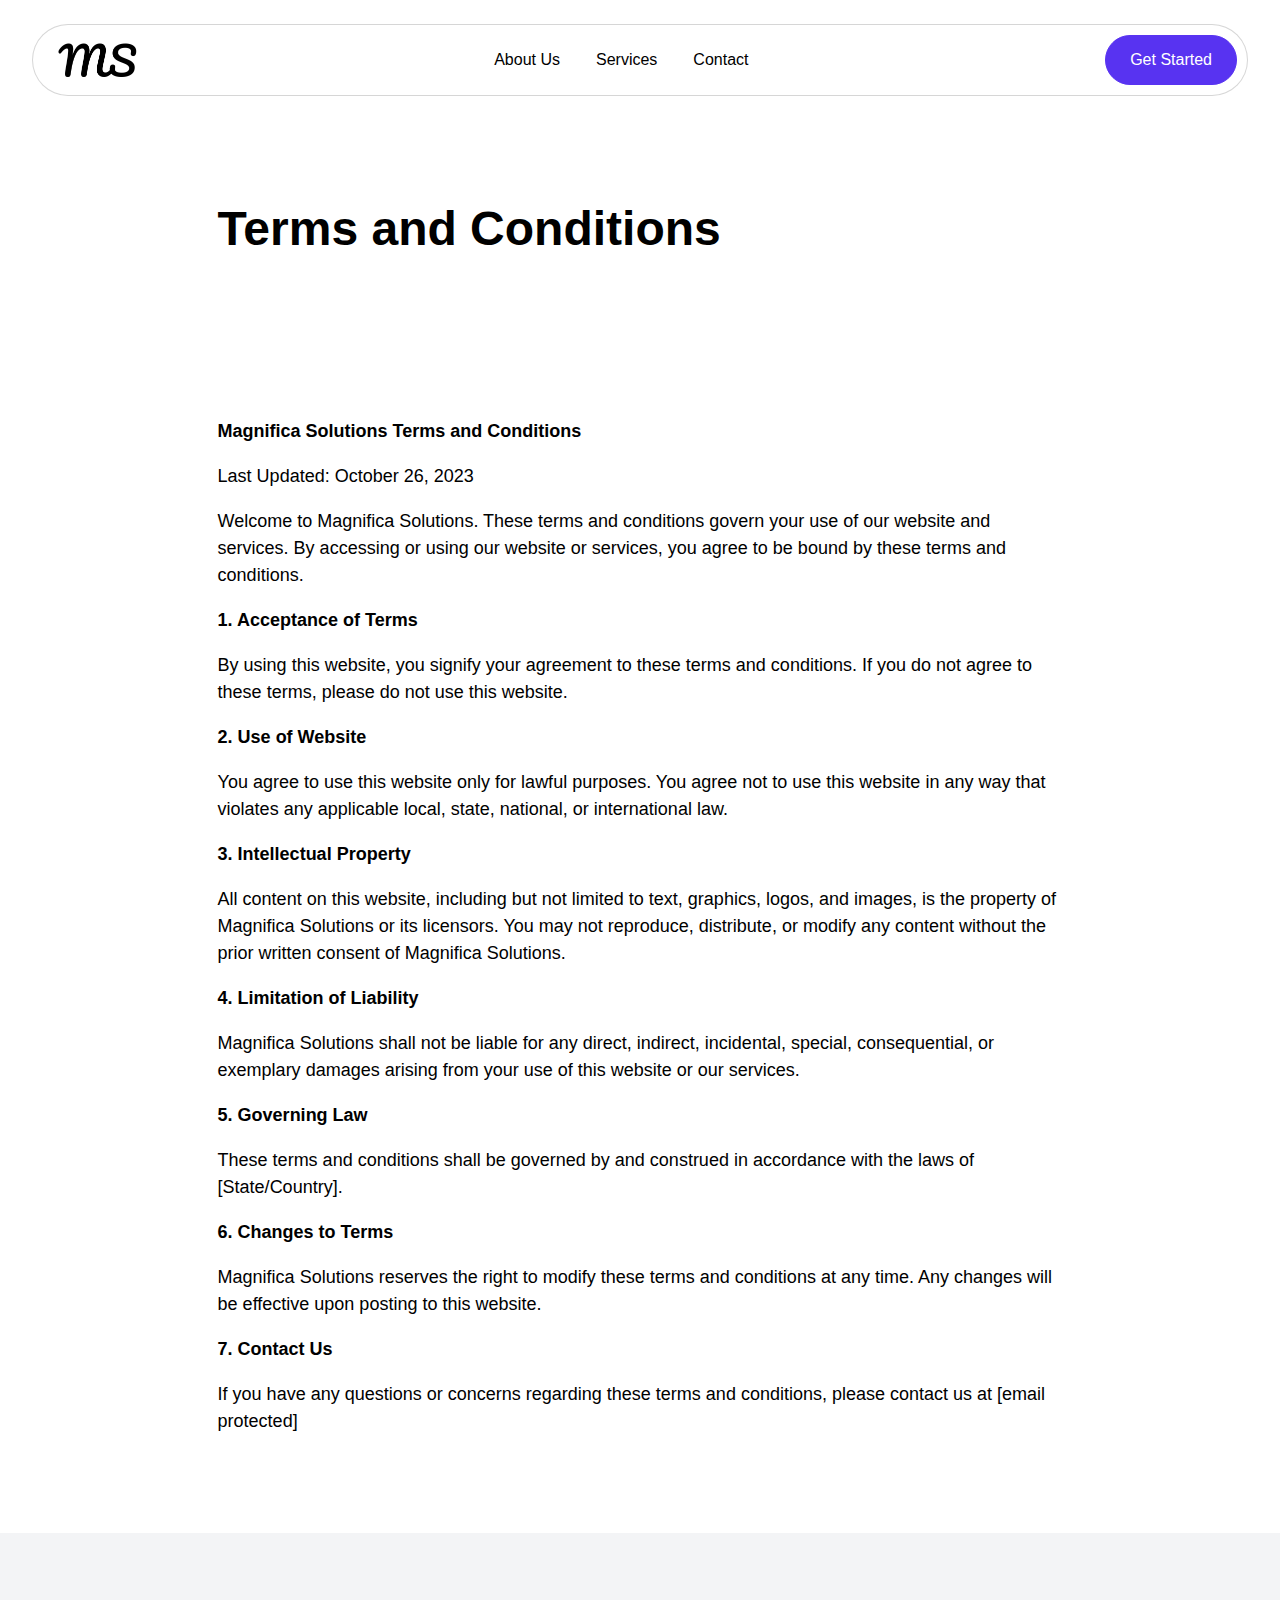
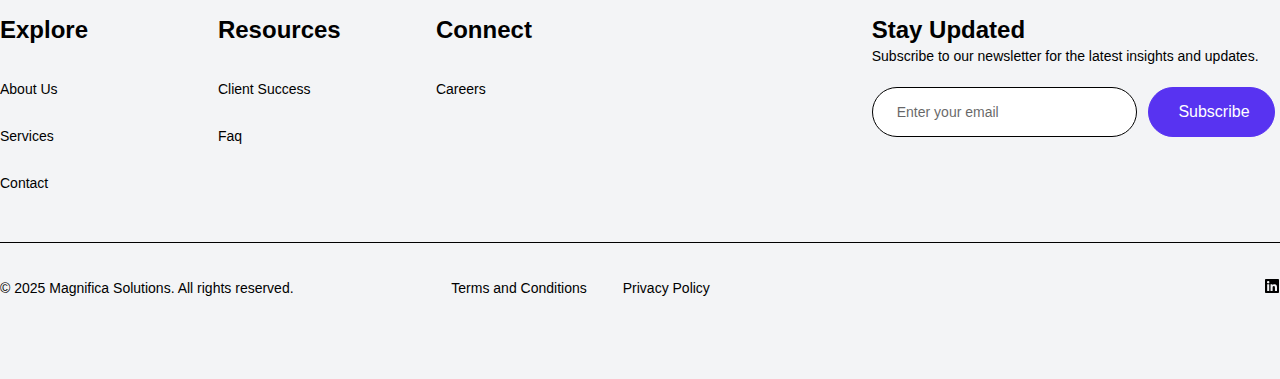
<file: terms-and-conditions/index.html>
<!DOCTYPE html>
<html lang="en-US" class="twbb">
<head>
<script data-pagespeed-no-defer data-two-no-delay type="text/javascript">var two_worker_data_critical_data = {"critical_data":{"critical_css":false,"critical_fonts":false}}</script><script data-pagespeed-no-defer data-two-no-delay type="text/javascript">var two_worker_data_font = {"font":[]}</script><script data-pagespeed-no-defer data-two-no-delay type="text/javascript">var two_worker_data_excluded_js = {"js":[]}</script><script data-pagespeed-no-defer data-two-no-delay type="text/javascript">var two_worker_data_js = {"js":[{"inline":true,"code":"[base64]","id":"","uid":"two_680afb9542c96","exclude_blob":false,"excluded_from_delay":false},{"inline":false,"url":"\/wp-includes\/js\/jquery\/jquery.min.js?ver=3.7.1","id":"jquery-core-js","uid":"two_680afb9542ce0","exclude_blob":false,"excluded_from_delay":false},{"inline":false,"url":"\/wp-includes\/js\/jquery\/jquery-migrate.min.js?ver=3.4.1","id":"jquery-migrate-js","uid":"two_680afb9542cf1","exclude_blob":false,"excluded_from_delay":false},{"inline":false,"url":"\/wp-content\/themes\/tenweb-website-builder-theme\/assets\/js\/scripts.min.js?ver=2.1.12","id":"tenweb-website-builder-theme-script-js","uid":"two_680afb9542cfc","exclude_blob":false,"excluded_from_delay":false},{"inline":true,"code":"[base64]","id":"","uid":"two_680afb9542d08","exclude_blob":false,"excluded_from_delay":false},{"inline":true,"code":"[base64]","id":"","uid":"two_680afb9542d1e","exclude_blob":false,"excluded_from_delay":false},{"inline":false,"url":"\/wp-content\/plugins\/elementor\/assets\/lib\/font-awesome\/js\/v4-shims.min.js?ver=3.28.4","id":"font-awesome-4-shim-js","uid":"two_680afb9542d35","exclude_blob":false,"excluded_from_delay":false},{"inline":false,"url":"\/wp-content\/plugins\/elementor\/assets\/js\/webpack.runtime.min.js?ver=3.28.4","id":"elementor-webpack-runtime-js","uid":"two_680afb9542d42","exclude_blob":false,"excluded_from_delay":false},{"inline":false,"url":"\/wp-content\/plugins\/elementor\/assets\/js\/frontend-modules.min.js?ver=3.28.4","id":"elementor-frontend-modules-js","uid":"two_680afb9542d4f","exclude_blob":false,"excluded_from_delay":false},{"inline":false,"url":"\/wp-includes\/js\/jquery\/ui\/core.min.js?ver=1.13.3","id":"jquery-ui-core-js","uid":"two_680afb9542d5c","exclude_blob":false,"excluded_from_delay":false},{"inline":true,"code":"[base64]","id":"elementor-frontend-js-before","uid":"two_680afb9542d68","exclude_blob":false,"excluded_from_delay":false},{"inline":false,"url":"\/wp-content\/plugins\/elementor\/assets\/js\/frontend.min.js?ver=3.28.4","id":"elementor-frontend-js","uid":"two_680afb9542d93","exclude_blob":false,"excluded_from_delay":false},{"inline":true,"code":"[base64]","id":"twbb-pro-features-frontend-script-js-extra","uid":"two_680afb9542da0","exclude_blob":false,"excluded_from_delay":false},{"inline":false,"url":"\/wp-content\/plugins\/tenweb-builder\/pro-features\/assets\/js\/concated_frontend.min.js?ver=1.32.40","id":"twbb-pro-features-frontend-script-js","uid":"two_680afb9542daf","exclude_blob":false,"excluded_from_delay":false},{"inline":false,"url":"\/wp-includes\/js\/underscore.min.js?ver=1.13.7","id":"underscore-js","uid":"two_680afb9542dbc","exclude_blob":false,"excluded_from_delay":false},{"inline":false,"url":"\/wp-includes\/js\/imagesloaded.min.js?ver=5.0.0","id":"imagesloaded-js","uid":"two_680afb9542dc8","exclude_blob":false,"excluded_from_delay":false},{"inline":false,"url":"\/wp-includes\/js\/masonry.min.js?ver=4.2.2","id":"masonry-js","uid":"two_680afb9542dd4","exclude_blob":false,"excluded_from_delay":false},{"inline":true,"code":"[base64]","id":"twbb-frontend-scripts-js-extra","uid":"two_680afb9542de0","exclude_blob":false,"excluded_from_delay":false},{"inline":false,"url":"\/wp-content\/plugins\/tenweb-builder\/assets\/frontend\/js\/frontend.min.js?ver=1.32.40","id":"twbb-frontend-scripts-js","uid":"two_680afb9542df1","exclude_blob":false,"excluded_from_delay":false},{"inline":false,"url":"\/wp-content\/plugins\/tenweb-builder\/widgets\/sticky\/assets\/js\/jquery.sticky.min.js?ver=1.32.40","id":"twbb-sticky-lib-scripts-js","uid":"two_680afb9542dfe","exclude_blob":false,"excluded_from_delay":false},{"inline":false,"url":"\/wp-content\/plugins\/tenweb-builder\/widgets\/parallax\/assets\/js\/jquery.parallax.js?ver=1.32.40","id":"twbb-parallax-lib-scripts-js","uid":"two_680afb9542e0b","exclude_blob":false,"excluded_from_delay":false},{"inline":false,"url":"\/wp-content\/plugins\/tenweb-builder\/assets\/frontend\/js\/custom_options_frontend.min.js?ver=1.32.40","id":"twbb-custom-options-frontend-scripts-js","uid":"two_680afb9542e17","exclude_blob":false,"excluded_from_delay":false},{"code":"[base64]","inline":true,"uid":"two_dispatchEvent_script"}]}</script><script data-pagespeed-no-defer data-two-no-delay type="text/javascript">var two_worker_data_css = {"css":[{"url":"\/wp-content\/cache\/tw_optimize\/css\/two_171_aggregated_5031697833a1b266bf9fe4d7a52cf38e_delay.min.css?date=1745550229","media":"all","uid":""}]}</script><noscript><link rel="stylesheet" crossorigin="anonymous" class="two_uncritical_css_noscript" media="all" href="/wp-content/cache/tw_optimize/css/two_171_aggregated_5031697833a1b266bf9fe4d7a52cf38e_delay.min.css?date=1745550229"></noscript>
<link type="text/css" media="all" href="/wp-content/cache/tw_optimize/css/two_171_aggregated.min.css?date=1745550229" rel="stylesheet">
  <meta charset="UTF-8">
  <meta name="viewport" content="width=device-width, initial-scale=1.0">
			<script data-pagespeed-no-defer data-two-no-delay type="text/javascript">window.addEventListener("load",function(){window.two_page_loaded=true;});function logLoaded(){console.log("window is loaded");}
(function listen(){if(window.two_page_loaded){logLoaded();}else{console.log("window is notLoaded");window.setTimeout(listen,50);}})();function applyElementorControllers(){if(!window.elementorFrontend)return;window.elementorFrontend.init()}
function applyViewCss(cssUrl){if(!cssUrl)return;const cssNode=document.createElement('link');cssNode.setAttribute("href",cssUrl);cssNode.setAttribute("rel","stylesheet");cssNode.setAttribute("type","text/css");document.head.appendChild(cssNode);}
var two_scripts_load=true;var two_load_delayed_javascript=function(event){if(two_scripts_load){two_scripts_load=false;two_connect_script(0);if(typeof two_delay_custom_js_new=="object"){document.dispatchEvent(two_delay_custom_js_new)}
window.two_delayed_loading_events.forEach(function(event){console.log("removed event listener");document.removeEventListener(event,two_load_delayed_javascript,false)});}};function two_loading_events(event){setTimeout(function(event){return function(){var t=function(eventType,elementClientX,elementClientY){var _event=new Event(eventType,{bubbles:true,cancelable:true});if(eventType==="click"){_event.clientX=elementClientX;_event.clientY=elementClientY}else{_event.touches=[{clientX:elementClientX,clientY:elementClientY}]}
return _event};var element;if(event&&event.type==="touchend"){var touch=event.changedTouches[0];element=document.elementFromPoint(touch.clientX,touch.clientY);element.dispatchEvent(t('touchstart',touch.clientX,touch.clientY));element.dispatchEvent(t('touchend',touch.clientX,touch.clientY));element.dispatchEvent(t('click',touch.clientX,touch.clientY));}else if(event&&event.type==="click"){element=document.elementFromPoint(event.clientX,event.clientY);element.dispatchEvent(t(event.type,event.clientX,event.clientY));}}}(event),150);}</script><script data-pagespeed-no-defer data-two-no-delay type="text/javascript">window.two_delayed_loading_attribute="data-twodelayedjs";window.two_delayed_js_load_libs_first="";window.two_delayed_loading_events=["mousemove","click","keydown","wheel","touchmove","touchend"];window.two_event_listeners=[];</script><script data-pagespeed-no-defer data-two-no-delay type="text/javascript">document.onreadystatechange=function(){if(document.readyState==="interactive"){if(window.two_delayed_loading_attribute!==undefined){window.two_delayed_loading_events.forEach(function(ev){window.two_event_listeners[ev]=document.addEventListener(ev,two_load_delayed_javascript,{passive:false})});}
if(window.two_delayed_loading_attribute_css!==undefined){window.two_delayed_loading_events_css.forEach(function(ev){window.two_event_listeners_css[ev]=document.addEventListener(ev,two_load_delayed_css,{passive:false})});}
if(window.two_load_delayed_iframe!==undefined){window.two_delayed_loading_iframe_events.forEach(function(ev){window.two_iframe_event_listeners[ev]=document.addEventListener(ev,two_load_delayed_iframe,{passive:false})});}}}</script><title>Terms and Conditions &#8211; Magnifica Solutions: Consulting for Small Businesses</title>
<meta name="robots" content="max-image-preview:large">
	
	<link rel="dns-prefetch" href="//fonts.googleapis.com">
<link rel="alternate" type="application/rss+xml" title="Magnifica Solutions: Consulting for Small Businesses &raquo; Feed" href="/feed/">
<link rel="alternate" type="application/rss+xml" title="Magnifica Solutions: Consulting for Small Businesses &raquo; Comments Feed" href="/comments/feed/">
<script data-two_delay_src="inline" data-two_delay_id="two_680afb9542c96" type="text/javascript"></script>






<link rel="stylesheet" id="tenweb-website-builder-open-sanse-css" href="https://fonts.googleapis.com/css2?family=Open+Sans%3Awght%40300%3B400%3B600%3B700%3B800&display=swap#038;display=swap&#038;ver=2.1.12" type="text/css" media="all">







<script data-two_delay_id="two_680afb9542ce0" type="text/javascript" data-two_delay_src="/wp-includes/js/jquery/jquery.min.js?ver=3.7.1" id="jquery-core-js"></script>
<script data-two_delay_id="two_680afb9542cf1" type="text/javascript" data-two_delay_src="/wp-includes/js/jquery/jquery-migrate.min.js?ver=3.4.1" id="jquery-migrate-js"></script>
<script data-two_delay_id="two_680afb9542cfc" type="text/javascript" data-two_delay_src="/wp-content/themes/tenweb-website-builder-theme/assets/js/scripts.min.js?ver=2.1.12" id="tenweb-website-builder-theme-script-js"></script>
<link rel="https://api.w.org/" href="/wp-json/">
<link rel="alternate" title="JSON" type="application/json" href="/wp-json/wp/v2/pages/171">
<link rel="EditURI" type="application/rsd+xml" title="RSD" href="/xmlrpc.php?rsd">
<meta name="generator" content="WordPress 6.8">
<link rel="canonical" href="/terms-and-conditions/">
<link rel="shortlink" href="/?p=171">
<link rel="alternate" title="oEmbed (JSON)" type="application/json+oembed" href="/wp-json/oembed/1.0/embed?url=%2Fterms-and-conditions%2F">
<link rel="alternate" title="oEmbed (XML)" type="text/xml+oembed" href="/wp-json/oembed/1.0/embed?url=%2Fterms-and-conditions%2F#038;format=xml">
<meta name="generator" content="Elementor 3.28.4; features: e_font_icon_svg, e_local_google_fonts; settings: css_print_method-external, google_font-enabled, font_display-swap">
			
			</head>
<body class="wp-singular page-template-default page page-id-171 wp-theme-tenweb-website-builder-theme no-sidebar elementor-default elementor-kit-194 elementor-page elementor-page-171">
        <script data-pagespeed-no-defer data-two-no-delay type="text/javascript"></script>
         <script data-pagespeed-no-defer data-two-no-delay id="two_worker" type="javascript/worker">let two_font_actions = "not_load";
            let two_css_length=0;let two_connected_css_length=0;let two_uncritical_fonts=null;let two_uncritical_fonts_status=false;if(two_font_actions=="not_load"||two_font_actions=="exclude_uncritical_fonts"){two_uncritical_fonts_status=true;}
self.addEventListener("message",function(e){two_css_length=e.data.css.length;if(!e.data.critical_data.critical_css||!e.data.critical_data.critical_fonts){two_uncritical_fonts_status=false;}
if(e.data.font.length>0){two_fetch_inbg(e.data.font,"font");}
if(e.data.js.length>0){two_fetch_inbg(e.data.js,"js");}
if(e.data.excluded_js.length>0){two_fetch_inbg(e.data.excluded_js,"js",true);}
if(e.data.css.length>0){two_fetch_inbg(e.data.css,"css");}},false);function two_fetch_inbg(data,type,excluded_js=false){for(let i in data){if(typeof data[i].url!="undefined"){var modifiedScript=null;if(type==="js"&&typeof data[i].exclude_blob!="undefined"&&data[i].exclude_blob){modifiedScript={id:i,status:'ok',type:type,url:data[i].url,uid:data[i].uid};two_send_worker_data(modifiedScript);continue;}
fetch(data[i].url,{mode:'no-cors',redirect:'follow'}).then((r)=>{if(!r.ok||r.status!==200){throw Error(r.statusText);}
if(two_uncritical_fonts_status&&type=="css"){return(r.text());}else{return(r.blob());}}).then((content_)=>{let sheetURL="";if(two_uncritical_fonts_status&&type=="css"){sheetURL=two_create_blob(content_);}else{sheetURL=URL.createObjectURL(content_);}
modifiedScript=null;if(type=="css"){modifiedScript={id:i,type:type,status:'ok',media:data[i].media,url:sheetURL,uid:data[i].uid,original_url:data[i].url,two_uncritical_fonts:two_uncritical_fonts,};}else if(type=="js"){modifiedScript={id:i,status:'ok',type:type,url:sheetURL,uid:data[i].uid};}else if(type=="font"){modifiedScript={status:'ok',type:type,main_url:data[i].url,url:sheetURL,font_face:data[i].font_face};}
if(excluded_js){modifiedScript.excluded_from_delay=true;}
two_send_worker_data(modifiedScript);}).catch(function(error){console.log("error in fetching: "+error.toString()+", bypassing "+data[i].url);fetch(data[i].url,{redirect:'follow'}).then((r)=>{if(!r.ok||r.status!==200){throw Error(r.statusText);}
if(two_uncritical_fonts_status&&type=="css"){return(r.text());}else{return(r.blob());}}).then((content_)=>{let sheetURL="";if(two_uncritical_fonts_status&&type=="css"){sheetURL=two_create_blob(content_);}else{sheetURL=URL.createObjectURL(content_);}
var modifiedScript=null;if(type=="css"){modifiedScript={id:i,type:type,status:'ok',media:data[i].media,url:sheetURL,uid:data[i].uid,original_url:data[i].url,two_uncritical_fonts:two_uncritical_fonts,};}else if(type=="js"){modifiedScript={id:i,status:'ok',type:type,url:sheetURL,uid:data[i].uid};}else if(type=="font"){modifiedScript={status:'ok',type:type,main_url:data[i].url,url:sheetURL,font_face:data[i].font_face};}
if(excluded_js){modifiedScript.excluded_from_delay=true;}
two_send_worker_data(modifiedScript);}).catch(function(error){console.log("error in fetching no-cors: "+error.toString()+", bypassing "+data[i].url);try{console.log("error in fetching: "+error.toString()+", sending XMLHttpRequest"+data[i].url);let r=new XMLHttpRequest;if(two_uncritical_fonts_status&&type=="css"){r.responseType="text";}else{r.responseType="blob";}
r.onload=function(content_){let sheetURL="";if(two_uncritical_fonts_status&&type=="css"){sheetURL=two_create_blob(content_.target.response);}else{sheetURL=URL.createObjectURL(content_.target.response);}
if(r.status!==200){two_XMLHttpRequest_error(excluded_js,data[i],type,i);return;}
console.log("error in fetching: "+error.toString()+", XMLHttpRequest success "+data[i].url);let modifiedScript=null;if(type=="css"){modifiedScript={id:i,type:type,status:'ok',media:data[i].media,url:sheetURL,uid:data[i].uid,two_uncritical_fonts:two_uncritical_fonts,};}else if(type=="js"){modifiedScript={id:i,type:type,status:'ok',url:sheetURL,uid:data[i].uid};}else if(type=="font"){modifiedScript={type:type,status:'ok',main_url:data[i].url,url:sheetURL,font_face:data[i].font_face};}
if(excluded_js){modifiedScript.excluded_from_delay=true;}
two_send_worker_data(modifiedScript);};r.onerror=function(){two_XMLHttpRequest_error(excluded_js,data[i],type,i)};r.open("GET",data[i].url,true);r.send();}catch(e){console.log("error in fetching: "+e.toString()+", running fallback for "+data[i].url);var modifiedScript=null;if(type=="css"||type=="js"){modifiedScript={id:i,type:type,status:'error',url:data[i].url,uid:data[i].uid};}else if(type=="font"){modifiedScript={type:type,status:'error',url:data[i].url,font_face:data[i].font_face};}
if(excluded_js){modifiedScript.excluded_from_delay=true;}
two_send_worker_data(modifiedScript);}});});}}}
function two_XMLHttpRequest_error(excluded_js,data_i,type,i){console.log("error in fetching: XMLHttpRequest failed "+data_i.url);var modifiedScript=null;if(type=="css"||type=="js"){modifiedScript={id:i,type:type,status:'error',url:data_i.url,uid:data_i.uid};}else if(type=="font"){modifiedScript={type:type,status:'error',url:data_i.url,font_face:data_i.font_face};}
if(excluded_js){modifiedScript.excluded_from_delay=true;}
two_send_worker_data(modifiedScript);}
function two_create_blob(str){two_uncritical_fonts="";const regex=/@font-face\s*\{(?:[^{}])*\}/sig;str=str.replace(regex,function(e){if(e.includes("data:application")){return e;}
two_uncritical_fonts+=e;return"";});let blob_data=new Blob([str],{type:"text/css"});let sheetURL=URL.createObjectURL(blob_data);return sheetURL;}
function two_send_worker_data(data){if(data.type=="css"){two_connected_css_length++;data.length=two_css_length;data.connected_length=two_connected_css_length;}
self.postMessage(data)}</script>
        <script data-pagespeed-no-defer data-two-no-delay type="text/javascript">let two_font_actions = "not_load";
                     two_worker_styles_list=[];two_worker_styles_count=0;var two_script_list=typeof two_worker_data_js==="undefined"?[]:two_worker_data_js.js;var two_excluded_js_list=typeof two_worker_data_excluded_js==="undefined"?[]:two_worker_data_excluded_js.js;var excluded_count=two_excluded_js_list.filter((el)=>{return!!el['url']}).length;var two_css_list=typeof two_worker_data_css==="undefined"?[]:two_worker_data_css.css;var two_fonts_list=typeof two_worker_data_font==="undefined"?[]:two_worker_data_font.font;var two_critical_data=typeof two_worker_data_critical_data==="undefined"?[]:two_worker_data_critical_data.critical_data;var wcode=new Blob([document.querySelector("#two_worker").textContent],{type:"text/javascript"});var two_worker=new Worker(window.URL.createObjectURL(wcode));var two_worker_data={"js":two_script_list,"excluded_js":two_excluded_js_list,"css":two_css_list,"font":two_fonts_list,critical_data:two_critical_data}
two_worker.postMessage(two_worker_data);two_worker.addEventListener("message",function(e){var data=e.data;if(data.type==="css"&&data.status==="ok"){if(data.two_uncritical_fonts&&two_font_actions=="exclude_uncritical_fonts"){let two_uncritical_fonts=data.two_uncritical_fonts;const two_font_tag=document.createElement("style");two_font_tag.innerHTML=two_uncritical_fonts;two_font_tag.className="two_uncritical_fonts";document.body.appendChild(two_font_tag);}
if(window.two_page_loaded){two_connect_style(data);}else{two_worker_styles_list.push(data);}}else if(data.type==="js"){if(data.status==="ok"){if(data.excluded_from_delay){two_excluded_js_list[data.id].old_url=two_excluded_js_list[data.id].url;two_excluded_js_list[data.id].url=data.url;two_excluded_js_list[data.id].success=true;excluded_count--;if(excluded_count===0){two_connect_script(0,two_excluded_js_list)}}else{two_script_list[data.id].old_url=two_script_list[data.id].url;two_script_list[data.id].url=data.url;two_script_list[data.id].success=true;}}}else if(data.type==="css"&&data.status==="error"){console.log("error in fetching, connecting style now")
two_connect_failed_style(data);}else if(data.type==="font"){two_connect_font(data);}});function UpdateQueryString(key,value,url){if(!url)url=window.location.href;var re=new RegExp("([?&])"+key+"=.*?(&|#|$)(.*)","gi"),hash;if(re.test(url)){if(typeof value!=="undefined"&&value!==null){return url.replace(re,"$1"+key+"="+value+"$2$3");}
else{hash=url.split("#");url=hash[0].replace(re,"$1$3").replace(/(&|\?)$/,"");if(typeof hash[1]!=="undefined"&&hash[1]!==null){url+="#"+hash[1];}
return url;}}
else{if(typeof value!=="undefined"&&value!==null){var separator=url.indexOf("?")!==-1?"&":"?";hash=url.split("#");url=hash[0]+separator+key+"="+value;if(typeof hash[1]!=="undefined"&&hash[1]!==null){url+="#"+hash[1];}
return url;}
else{return url;}}}
function two_connect_failed_style(data){var link=document.createElement("link");link.className="fallback_two_worker";link.rel="stylesheet";link.type="text/css";link.href=data.url;link.media="none";link.onload=function(){if(this.media==="none"){if(data.media){this.media=data.media;}else{this.media="all";}console.log(data.media);}if(data.connected_length==data.length&&typeof two_replace_backgrounds!="undefined"){two_replace_backgrounds();};two_styles_loaded()};document.getElementsByTagName("head")[0].appendChild(link);if(data.connected_length==data.length&&typeof two_replace_backgrounds!="undefined"){two_replace_backgrounds();}}
function two_connect_style(data,fixed_google_font=false){if(fixed_google_font===false&&typeof two_merge_google_fonts!=="undefined"&&data['original_url']&&data['original_url'].startsWith('https://fonts.googleapis.com/css')&&data['response']){data['response'].text().then(function(content){content=two_merge_google_fonts(content)
let blob=new Blob([content],{type:data['response'].type});data['url']=URL.createObjectURL(blob);two_connect_style(data,true);});return;}
var link=document.createElement("link");link.className="loaded_two_worker";link.rel="stylesheet";link.type="text/css";link.href=data.url;link.media=data.media;link.onload=function(){if(data.connected_length==data.length&&typeof two_replace_backgrounds!="undefined"){two_replace_backgrounds();};two_styles_loaded()};link.onerror=function(){two_styles_loaded()};document.getElementsByTagName("head")[0].appendChild(link);}
var two_event;function two_connect_script(i,scripts_list=null){if(i===0&&event){two_event=event;event.preventDefault();}
if(scripts_list===null){scripts_list=two_script_list;}
if(typeof scripts_list[i]!=="undefined"){let data_uid="[data-two_delay_id=\""+scripts_list[i].uid+"\"]";let current_script=document.querySelector(data_uid);let script=document.createElement("script");script.type="text/javascript";script.async=false;if(scripts_list[i].inline){var js_code=decodeURIComponent(atob(scripts_list[i].code));var blob=new Blob([js_code],{type:"text/javascript"});scripts_list[i].url=URL.createObjectURL(blob);}
if(current_script!=null&&typeof scripts_list[i].url!="undefined"){script.dataset.src=scripts_list[i].url;current_script.parentNode.insertBefore(script,current_script);current_script.getAttributeNames().map(function(name){let value=current_script.getAttribute(name);try{script.setAttribute(name,value);}catch(error){console.log(error);}});current_script.remove();script.classList.add("loaded_two_worker_js");if(typeof scripts_list[i].exclude_blob!="undefined"&&scripts_list[i].exclude_blob){script.dataset.blob_exclude="1";}}
i++;two_connect_script(i,scripts_list);}else{let elementor_frontend_js=null;document.querySelectorAll(".loaded_two_worker_js").forEach((elem)=>{let id=elem.getAttribute("id");if(id!='elementor-frontend-js'){two_load_delayed_js(elem);}else{elementor_frontend_js=elem;}});if(elementor_frontend_js!==null){two_load_delayed_js(elementor_frontend_js);}}}
function two_load_delayed_js(elem){let data_src=elem.dataset.src;if(elem.dataset.blob_exclude==="1"){delete elem.dataset.blob_exclude;delete elem.dataset.src;delete elem.dataset.two_delay_id;delete elem.dataset.two_delay_src;}
if(data_src){elem.setAttribute("src",data_src);}}
function two_connect_font(data){let font_face=data.font_face;if(font_face.indexOf("font-display")>=0){const regex=/font-display:[ ]*[a-z]*[A-Z]*;/g;while((m=regex.exec(font_face))!==null){if(m.index===regex.lastIndex){regex.lastIndex++;}
m.forEach((match,groupIndex)=>{console.log(match);font_face.replace(match,"font-display: swap;");});}}else{font_face=font_face.replace("}",";font-display: swap;}");}
if(typeof data.main_url!="undefined"){font_face=font_face.replace(data.main_url,data.url);}
var newStyle=document.createElement("style");newStyle.className="two_critical_font";newStyle.appendChild(document.createTextNode(font_face));document.head.appendChild(newStyle);}
let connect_stile_timeout=setInterval(function(){console.log(window.two_page_loaded);if(window.two_page_loaded){clearInterval(connect_stile_timeout);two_worker_styles_list.forEach(function(item,index){two_connect_style(item);});two_worker_styles_list=[];}},500);function two_styles_loaded(){if(two_css_list.length-++two_worker_styles_count==0){var critical_css=document.getElementById("two_critical_css");if(critical_css){critical_css.remove();}
onStylesLoadEvent=new Event("two_css_loaded");window.dispatchEvent(onStylesLoadEvent);}}</script>
		<div data-elementor-type="twbb_header" data-elementor-id="187" class="elementor elementor-187">
				<div class="elementor-element elementor-element-gexsnq61 twbb_section e-con-boxed e-flex e-con e-parent" data-id="gexsnq61" data-element_type="container" id="header" data-settings="{&quot;tenweb_sticky&quot;:&quot;top&quot;,&quot;tenweb_sticky_on&quot;:[&quot;desktop&quot;,&quot;tablet&quot;,&quot;mobile&quot;],&quot;tenweb_sticky_offset&quot;:0,&quot;tenweb_sticky_effects_offset&quot;:0}">
					<div class="e-con-inner">
		<div class="elementor-element elementor-element-jw1tkp07 e-con-full e-flex e-con e-parent" data-id="jw1tkp07" data-element_type="container" data-settings="{&quot;background_background&quot;:&quot;classic&quot;}">
				<div class="elementor-element elementor-element-dolku92y elementor-widget elementor-widget-image" data-id="dolku92y" data-element_type="widget" data-widget_type="image.default">
				<div class="elementor-widget-container">
																<a>
							<noscript><img decoding="async" src="/wp-content/uploads/2025/04/logo_F5nsMwID.webp" class="attachment-full size-full wp-image-86" alt=""></noscript>
<img decoding="async" src="data:image/svg+xml,%3Csvg%20xmlns=%22http://www.w3.org/2000/svg%22%20viewBox=%220%200%20%20%22%3E%3C/svg%3E" data-src="/wp-content/uploads/2025/04/logo_F5nsMwID.webp" class=" lazy  attachment-full size-full wp-image-86" alt="">								</a>
															</div>
				</div>
				<div class="elementor-element elementor-element-u194cfi6 twbb-responsive-nav-menu--horizontal twbb-nav-menu__align-center twbb-responsive-nav-menu--tablet-dropdown twbb-responsive-nav-menu--mobile-dropdown twbb-nav-menu--indicator-classic twbb-nav-menu--toggle twbb-nav-menu--burger twbb-nav-menu--stretch yes twbb-nav-menu__text-align-center elementor-widget elementor-widget-twbb-nav-menu" data-id="u194cfi6" data-element_type="widget" data-settings="{&quot;layout&quot;:&quot;horizontal&quot;,&quot;layout_tablet&quot;:&quot;dropdown&quot;,&quot;layout_mobile&quot;:&quot;dropdown&quot;,&quot;toggle&quot;:&quot;burger&quot;,&quot;full_width&quot;:&quot; yes&quot;}" data-widget_type="twbb-nav-menu.default">
				<div class="elementor-widget-container">
					        <nav class="twbb-nav-menu--main twbb-nav-menu__container e--pointer-none">
            <ul id="menu-1-u194cfi6" class="twbb-nav-menu twbb-menu_term_id-3">
<li class="a:1:{i:0;s:0:&quot;&quot;;} menu-item menu-item-type-post_type menu-item-object-page menu-item-176"><a href="/about-us/" class="twbb-item">About Us</a></li>
<li class="a:1:{i:0;s:0:&quot;&quot;;} menu-item menu-item-type-post_type menu-item-object-page menu-item-177"><a href="/services/" class="twbb-item">Services</a></li>
<li class="a:1:{i:0;s:0:&quot;&quot;;} menu-item menu-item-type-post_type menu-item-object-page menu-item-178"><a href="/contact/" class="twbb-item">Contact</a></li>
</ul>        </nav>
            <div class="twbb-menu-toggle" role="button" tabindex="0" aria-label="Menu Toggle" aria-expanded="false">
            <svg aria-hidden="true" role="presentation" class="twbb-menu-toggle__icon--open e-font-icon-svg e-eicon-menu-bar" viewbox="0 0 1000 1000" xmlns="http://www.w3.org/2000/svg"><path d="M104 333H896C929 333 958 304 958 271S929 208 896 208H104C71 208 42 237 42 271S71 333 104 333ZM104 583H896C929 583 958 554 958 521S929 458 896 458H104C71 458 42 487 42 521S71 583 104 583ZM104 833H896C929 833 958 804 958 771S929 708 896 708H104C71 708 42 737 42 771S71 833 104 833Z"></path></svg><svg aria-hidden="true" role="presentation" class="twbb-menu-toggle__icon--close e-font-icon-svg e-eicon-close" viewbox="0 0 1000 1000" xmlns="http://www.w3.org/2000/svg"><path d="M742 167L500 408 258 167C246 154 233 150 217 150 196 150 179 158 167 167 154 179 150 196 150 212 150 229 154 242 171 254L408 500 167 742C138 771 138 800 167 829 196 858 225 858 254 829L496 587 738 829C750 842 767 846 783 846 800 846 817 842 829 829 842 817 846 804 846 783 846 767 842 750 829 737L588 500 833 258C863 229 863 200 833 171 804 137 775 137 742 167Z"></path></svg>            <span class="elementor-screen-only">Menu</span>
        </div>
            <nav class="twbb-nav-menu--dropdown twbb-nav-menu__container">
        <ul id="menu-2-u194cfi6" class="twbb-nav-menu twbb-menu_term_id-3">
<li class="a:1:{i:0;s:0:&quot;&quot;;} menu-item menu-item-type-post_type menu-item-object-page menu-item-176"><a href="/about-us/" class="twbb-item">About Us</a></li>
<li class="a:1:{i:0;s:0:&quot;&quot;;} menu-item menu-item-type-post_type menu-item-object-page menu-item-177"><a href="/services/" class="twbb-item">Services</a></li>
<li class="a:1:{i:0;s:0:&quot;&quot;;} menu-item menu-item-type-post_type menu-item-object-page menu-item-178"><a href="/contact/" class="twbb-item">Contact</a></li>
</ul>    </nav>
          
    				</div>
				</div>
				<div class="elementor-element elementor-element-2a6903p4 elementor-hidden-tablet elementor-hidden-mobile elementor-align-right elementor-mobile-align-center elementor-widget elementor-widget-button" data-id="2a6903p4" data-element_type="widget" data-widget_type="button.default">
				<div class="elementor-widget-container">
									<div class="elementor-button-wrapper">
					<a class="elementor-button elementor-button-link elementor-size-sm" href="/contact//">
						<span class="elementor-button-content-wrapper">
									<span class="elementor-button-text">Get Started</span>
					</span>
					</a>
				</div>
								</div>
				</div>
				</div>
					</div>
				</div>
				</div>
				<div data-elementor-type="wp-page" data-elementor-id="171" class="elementor elementor-171">
						<section class="elementor-section elementor-top-section elementor-element elementor-element-7f979378 elementor-section-full_width elementor-section-stretched elementor-section-height-default elementor-section-height-default" data-id="7f979378" data-element_type="section" data-settings="{&quot;stretch_section&quot;:&quot;section-stretched&quot;}">
						<div class="elementor-container elementor-column-gap-no">
					<div class="elementor-column elementor-col-100 elementor-top-column elementor-element elementor-element-74a2142f" data-id="74a2142f" data-element_type="column">
			<div class="elementor-widget-wrap elementor-element-populated">
						<div class="elementor-element elementor-element-79286357 elementor-widget elementor-widget-twbbpost-content" data-id="79286357" data-element_type="widget" data-widget_type="twbbpost-content.default">
				<div class="elementor-widget-container">
							<div data-elementor-type="wp-page" data-elementor-id="171" class="elementor elementor-171">
				<div class="elementor-element elementor-element-qgeougnu twbb_section e-con-boxed e-flex e-con e-parent" data-id="qgeougnu" data-element_type="container">
					<div class="e-con-inner">
				<div class="elementor-element elementor-element-dxqzn3sb elementor-widget__width-initial elementor-widget-mobile__width-inherit elementor-widget-tablet__width-initial elementor-invisible elementor-widget elementor-widget-heading" data-id="dxqzn3sb" data-element_type="widget" data-settings="{&quot;_animation&quot;:&quot;fadeInUp&quot;}" data-widget_type="heading.default">
				<div class="elementor-widget-container">
					<h1 class="elementor-heading-title elementor-size-default">Terms and Conditions</h1>				</div>
				</div>
					</div>
				</div>
		<div class="elementor-element elementor-element-j9ljd8p0 twbb_section e-con-boxed e-flex e-con e-parent" data-id="j9ljd8p0" data-element_type="container">
					<div class="e-con-inner">
				<div class="elementor-element elementor-element-2rwph3bf elementor-widget__width-initial elementor-widget-mobile__width-inherit elementor-widget-tablet__width-initial elementor-invisible elementor-widget elementor-widget-text-editor" data-id="2rwph3bf" data-element_type="widget" data-settings="{&quot;_animation&quot;:&quot;fadeInUp&quot;}" data-widget_type="text-editor.default">
				<div class="elementor-widget-container">
									<p><b>Magnifica Solutions Terms and Conditions</b></p>

<p>Last Updated: October 26, 2023</p>

<p>Welcome to Magnifica Solutions. These terms and conditions govern your use of our website and services. By accessing or using our website or services, you agree to be bound by these terms and conditions.</p>

<p><b>1. Acceptance of Terms</b></p>

<p>By using this website, you signify your agreement to these terms and conditions. If you do not agree to these terms, please do not use this website.</p>

<p><b>2. Use of Website</b></p>

<p>You agree to use this website only for lawful purposes. You agree not to use this website in any way that violates any applicable local, state, national, or international law.</p>

<p><b>3. Intellectual Property</b></p>

<p>All content on this website, including but not limited to text, graphics, logos, and images, is the property of Magnifica Solutions or its licensors. You may not reproduce, distribute, or modify any content without the prior written consent of Magnifica Solutions.</p>

<p><b>4. Limitation of Liability</b></p>

<p>Magnifica Solutions shall not be liable for any direct, indirect, incidental, special, consequential, or exemplary damages arising from your use of this website or our services.</p>

<p><b>5. Governing Law</b></p>

<p>These terms and conditions shall be governed by and construed in accordance with the laws of [State/Country].</p>

<p><b>6. Changes to Terms</b></p>

<p>Magnifica Solutions reserves the right to modify these terms and conditions at any time. Any changes will be effective upon posting to this website.</p>

<p><b>7. Contact Us</b></p>

<p>If you have any questions or concerns regarding these terms and conditions, please contact us at [email protected]</p>								</div>
				</div>
					</div>
				</div>
				</div>
						</div>
				</div>
					</div>
		</div>
					</div>
		</section>
				</div>
				<div data-elementor-type="twbb_footer" data-elementor-id="188" class="elementor elementor-188">
				<div class="elementor-element elementor-element-o7yuwlpu twbb_section e-con-boxed e-flex e-con e-parent" data-id="o7yuwlpu" data-element_type="container" id="footer" data-settings="{&quot;background_background&quot;:&quot;classic&quot;}">
					<div class="e-con-inner">
		<div class="elementor-element elementor-element-7ue4pb4y e-con-full e-flex e-con e-parent" data-id="7ue4pb4y" data-element_type="container">
		<div class="elementor-element elementor-element-ji1viw5a e-con-full e-flex e-con e-parent" data-id="ji1viw5a" data-element_type="container">
				<div class="elementor-element elementor-element-csjkem4f elementor-widget__width-initial elementor-widget-mobile__width-inherit elementor-widget-tablet__width-initial elementor-widget elementor-widget-heading" data-id="csjkem4f" data-element_type="widget" data-widget_type="heading.default">
				<div class="elementor-widget-container">
					<h5 class="elementor-heading-title elementor-size-default">Explore</h5>				</div>
				</div>
				<div class="elementor-element elementor-element-0gql2vu7 elementor-widget__width-initial elementor-widget-mobile__width-inherit elementor-widget-tablet__width-initial twbb-responsive-nav-menu--vertical twbb-nav-menu__align-left twbb-responsive-nav-menu--tablet-dropdown twbb-responsive-nav-menu--mobile-dropdown twbb-nav-menu--indicator-classic elementor-widget elementor-widget-twbb-nav-menu" data-id="0gql2vu7" data-element_type="widget" data-settings="{&quot;layout&quot;:&quot;vertical&quot;,&quot;layout_tablet&quot;:&quot;dropdown&quot;,&quot;layout_mobile&quot;:&quot;dropdown&quot;,&quot;menu-columns&quot;:&quot;1&quot;}" data-widget_type="twbb-nav-menu.default">
				<div class="elementor-widget-container">
					        <nav class="twbb-nav-menu--main twbb-nav-menu__container e--pointer-none">
            <ul id="menu-1-0gql2vu7" class="twbb-nav-menu twbb-menu_term_id-4 sm-vertical twbb-menu-columns">
<li class="a:1:{i:0;s:0:&quot;&quot;;} menu-item menu-item-type-post_type menu-item-object-page menu-item-179"><a href="/about-us/" class="twbb-item">About Us</a></li>
<li class="a:1:{i:0;s:0:&quot;&quot;;} menu-item menu-item-type-post_type menu-item-object-page menu-item-180"><a href="/services/" class="twbb-item">Services</a></li>
<li class="a:1:{i:0;s:0:&quot;&quot;;} menu-item menu-item-type-post_type menu-item-object-page menu-item-181"><a href="/contact/" class="twbb-item">Contact</a></li>
</ul>        </nav>
        <nav class="twbb-nav-menu--dropdown twbb-nav-menu__container">
        <ul id="menu-2-0gql2vu7" class="twbb-nav-menu twbb-menu_term_id-4 sm-vertical twbb-menu-columns">
<li class="a:1:{i:0;s:0:&quot;&quot;;} menu-item menu-item-type-post_type menu-item-object-page menu-item-179"><a href="/about-us/" class="twbb-item">About Us</a></li>
<li class="a:1:{i:0;s:0:&quot;&quot;;} menu-item menu-item-type-post_type menu-item-object-page menu-item-180"><a href="/services/" class="twbb-item">Services</a></li>
<li class="a:1:{i:0;s:0:&quot;&quot;;} menu-item menu-item-type-post_type menu-item-object-page menu-item-181"><a href="/contact/" class="twbb-item">Contact</a></li>
</ul>    </nav>
          
    				</div>
				</div>
				</div>
		<div class="elementor-element elementor-element-xsgf6t62 e-con-full e-flex e-con e-parent" data-id="xsgf6t62" data-element_type="container">
				<div class="elementor-element elementor-element-h731h5n7 elementor-widget__width-initial elementor-widget-mobile__width-inherit elementor-widget-tablet__width-initial elementor-widget elementor-widget-heading" data-id="h731h5n7" data-element_type="widget" data-widget_type="heading.default">
				<div class="elementor-widget-container">
					<h5 class="elementor-heading-title elementor-size-default">Resources</h5>				</div>
				</div>
				<div class="elementor-element elementor-element-bkskxn00 elementor-widget__width-initial elementor-widget-mobile__width-inherit elementor-widget-tablet__width-initial twbb-responsive-nav-menu--vertical twbb-nav-menu__align-left twbb-responsive-nav-menu--tablet-dropdown twbb-responsive-nav-menu--mobile-dropdown twbb-nav-menu--indicator-classic elementor-widget elementor-widget-twbb-nav-menu" data-id="bkskxn00" data-element_type="widget" data-settings="{&quot;layout&quot;:&quot;vertical&quot;,&quot;layout_tablet&quot;:&quot;dropdown&quot;,&quot;layout_mobile&quot;:&quot;dropdown&quot;,&quot;menu-columns&quot;:&quot;1&quot;}" data-widget_type="twbb-nav-menu.default">
				<div class="elementor-widget-container">
					        <nav class="twbb-nav-menu--main twbb-nav-menu__container e--pointer-none">
            <ul id="menu-1-bkskxn00" class="twbb-nav-menu twbb-menu_term_id-5 sm-vertical twbb-menu-columns">
<li class="a:1:{i:0;s:0:&quot;&quot;;} menu-item menu-item-type-custom menu-item-object-custom menu-item-182"><a href="#client-success" class="twbb-item">Client Success</a></li>
<li class="a:1:{i:0;s:0:&quot;&quot;;} menu-item menu-item-type-custom menu-item-object-custom menu-item-183"><a href="#faq" class="twbb-item">Faq</a></li>
</ul>        </nav>
        <nav class="twbb-nav-menu--dropdown twbb-nav-menu__container">
        <ul id="menu-2-bkskxn00" class="twbb-nav-menu twbb-menu_term_id-5 sm-vertical twbb-menu-columns">
<li class="a:1:{i:0;s:0:&quot;&quot;;} menu-item menu-item-type-custom menu-item-object-custom menu-item-182"><a href="#client-success" class="twbb-item">Client Success</a></li>
<li class="a:1:{i:0;s:0:&quot;&quot;;} menu-item menu-item-type-custom menu-item-object-custom menu-item-183"><a href="#faq" class="twbb-item">Faq</a></li>
</ul>    </nav>
          
    				</div>
				</div>
				</div>
		<div class="elementor-element elementor-element-b614h6y2 e-con-full e-flex e-con e-parent" data-id="b614h6y2" data-element_type="container">
				<div class="elementor-element elementor-element-pwqcvr8w elementor-widget__width-initial elementor-widget-mobile__width-inherit elementor-widget-tablet__width-initial elementor-widget elementor-widget-heading" data-id="pwqcvr8w" data-element_type="widget" data-widget_type="heading.default">
				<div class="elementor-widget-container">
					<h5 class="elementor-heading-title elementor-size-default">Connect</h5>				</div>
				</div>
				<div class="elementor-element elementor-element-whnzqa4y elementor-widget__width-initial elementor-widget-mobile__width-inherit elementor-widget-tablet__width-initial twbb-responsive-nav-menu--vertical twbb-nav-menu__align-left twbb-responsive-nav-menu--tablet-dropdown twbb-responsive-nav-menu--mobile-dropdown twbb-nav-menu--indicator-classic elementor-widget elementor-widget-twbb-nav-menu" data-id="whnzqa4y" data-element_type="widget" data-settings="{&quot;layout&quot;:&quot;vertical&quot;,&quot;layout_tablet&quot;:&quot;dropdown&quot;,&quot;layout_mobile&quot;:&quot;dropdown&quot;,&quot;menu-columns&quot;:&quot;1&quot;}" data-widget_type="twbb-nav-menu.default">
				<div class="elementor-widget-container">
					        <nav class="twbb-nav-menu--main twbb-nav-menu__container e--pointer-none">
            <ul id="menu-1-whnzqa4y" class="twbb-nav-menu twbb-menu_term_id-6 sm-vertical twbb-menu-columns">
<li class="a:1:{i:0;s:0:&quot;&quot;;} menu-item menu-item-type-custom menu-item-object-custom menu-item-184"><a href="#careers" class="twbb-item">Careers</a></li>
</ul>        </nav>
        <nav class="twbb-nav-menu--dropdown twbb-nav-menu__container">
        <ul id="menu-2-whnzqa4y" class="twbb-nav-menu twbb-menu_term_id-6 sm-vertical twbb-menu-columns">
<li class="a:1:{i:0;s:0:&quot;&quot;;} menu-item menu-item-type-custom menu-item-object-custom menu-item-184"><a href="#careers" class="twbb-item">Careers</a></li>
</ul>    </nav>
          
    				</div>
				</div>
				</div>
		<div class="elementor-element elementor-element-l2hdxtzt e-con-full e-flex e-con e-parent" data-id="l2hdxtzt" data-element_type="container">
				</div>
		<div class="elementor-element elementor-element-8a2p5xx0 e-con-full e-flex e-con e-parent" data-id="8a2p5xx0" data-element_type="container">
				<div class="elementor-element elementor-element-ivs4litv elementor-widget__width-initial elementor-widget-mobile__width-inherit elementor-widget-tablet__width-initial elementor-mobile-button-align-stretch elementor-button-align-center elementor-widget elementor-widget-twbb_form" data-id="ivs4litv" data-element_type="widget" data-settings="{&quot;button_width&quot;:&quot;30&quot;,&quot;step_next_label&quot;:&quot;Next&quot;,&quot;step_previous_label&quot;:&quot;Previous&quot;,&quot;step_type&quot;:&quot;number_text&quot;,&quot;step_icon_shape&quot;:&quot;circle&quot;}" data-widget_type="twbb_form.default">
				<div class="elementor-widget-container">
							<form class="elementor-form" method="post" name="Stay Updated">
			<input type="hidden" name="post_id" value="188">
			<input type="hidden" name="form_id" value="ivs4litv">
			<input type="hidden" name="referer_title" value="Terms and Conditions">

							<input type="hidden" name="queried_id" value="171">
			
			<div class="elementor-form-fields-wrapper elementor-labels-">
				          <div class="elementor-form-title-description-wrapper elementor-field-group elementor-column elementor-col-100 elementor-widget-wrap elementor-widget-heading">
            <h5 class="elementor-form-title elementor-element elementor-heading-title elementor-size-large">Stay Updated</h5>    <div class="elementor-text-editor elementor-clearfix elementor-element">Subscribe to our newsletter for the latest insights and updates.</div>
              </div>
          				<div class="elementor-field-type-email elementor-field-group elementor-column elementor-field-group-email elementor-col-66 elementor-field-required">
												<label for="form-field-email" class="elementor-field-label elementor-screen-only">
								Email							</label>
														<input size="1" type="email" name="form_fields[email]" id="form-field-email" class="elementor-field elementor-size-sm  elementor-field-textual" placeholder="Enter your email" required="required" aria-required="true">
											</div>
								<div class="elementor-field-group elementor-column elementor-field-type-submit elementor-col-30 e-form__buttons">
					<button type="submit" class="elementor-button">
						<span>
															<span class=" elementor-button-icon">
																										</span>
																						<span class="elementor-button-text">Subscribe</span>
													</span>
					</button>
          <button type="reset" class="elementor-button elementor-hidden">
						<span>
							              						</span>
          </button>
				</div>
            			</div>
		</form>
						</div>
				</div>
				</div>
				</div>
				<div class="elementor-element elementor-element-oq4j3xgq elementor-widget__width-initial elementor-widget-mobile__width-inherit elementor-widget-tablet__width-initial elementor-widget-divider--view-line elementor-widget elementor-widget-divider" data-id="oq4j3xgq" data-element_type="widget" data-widget_type="divider.default">
				<div class="elementor-widget-container">
							<div class="elementor-divider">
			<span class="elementor-divider-separator">
						</span>
		</div>
						</div>
				</div>
		<div class="elementor-element elementor-element-c8inmbhz e-con-full e-flex e-con e-parent" data-id="c8inmbhz" data-element_type="container">
				<div class="elementor-element elementor-element-6bt8oxbe elementor-widget__width-initial elementor-widget-mobile__width-inherit elementor-widget-tablet__width-initial elementor-widget elementor-widget-text-editor" data-id="6bt8oxbe" data-element_type="widget" data-widget_type="text-editor.default">
				<div class="elementor-widget-container">
									© 2025 Magnifica Solutions. All rights reserved.								</div>
				</div>
				<div class="elementor-element elementor-element-id7ox7pp elementor-widget__width-initial elementor-widget-mobile__width-inherit elementor-widget-tablet__width-initial twbb-responsive-nav-menu--horizontal twbb-nav-menu__align-left twbb-responsive-nav-menu--tablet-dropdown twbb-responsive-nav-menu--mobile-dropdown twbb-nav-menu--indicator-classic elementor-widget elementor-widget-twbb-nav-menu" data-id="id7ox7pp" data-element_type="widget" data-settings="{&quot;layout&quot;:&quot;horizontal&quot;,&quot;layout_tablet&quot;:&quot;dropdown&quot;,&quot;layout_mobile&quot;:&quot;dropdown&quot;}" data-widget_type="twbb-nav-menu.default">
				<div class="elementor-widget-container">
					        <nav class="twbb-nav-menu--main twbb-nav-menu__container e--pointer-none">
            <ul id="menu-1-id7ox7pp" class="twbb-nav-menu twbb-menu_term_id-7">
<li class="a:1:{i:0;s:0:&quot;&quot;;} menu-item menu-item-type-post_type menu-item-object-page current-menu-item page_item page-item-171 current_page_item menu-item-185"><a href="/terms-and-conditions/" aria-current="page" class="twbb-item  twbb-item-active">Terms and Conditions</a></li>
<li class="a:1:{i:0;s:0:&quot;&quot;;} menu-item menu-item-type-post_type menu-item-object-page menu-item-186"><a href="/privacy-policy/" class="twbb-item">Privacy Policy</a></li>
</ul>        </nav>
        <nav class="twbb-nav-menu--dropdown twbb-nav-menu__container">
        <ul id="menu-2-id7ox7pp" class="twbb-nav-menu twbb-menu_term_id-7">
<li class="a:1:{i:0;s:0:&quot;&quot;;} menu-item menu-item-type-post_type menu-item-object-page current-menu-item page_item page-item-171 current_page_item menu-item-185"><a href="/terms-and-conditions/" aria-current="page" class="twbb-item  twbb-item-active">Terms and Conditions</a></li>
<li class="a:1:{i:0;s:0:&quot;&quot;;} menu-item menu-item-type-post_type menu-item-object-page menu-item-186"><a href="/privacy-policy/" class="twbb-item">Privacy Policy</a></li>
</ul>    </nav>
          
    				</div>
				</div>
				<div class="elementor-element elementor-element-imy6n65y elementor-widget__width-initial elementor-widget-mobile__width-inherit elementor-widget-tablet__width-initial e-grid-align-right e-grid-align-mobile-center elementor-shape-rounded elementor-grid-0 elementor-widget elementor-widget-social-icons" data-id="imy6n65y" data-element_type="widget" data-widget_type="social-icons.default">
				<div class="elementor-widget-container">
							<div class="elementor-social-icons-wrapper elementor-grid">
							<span class="elementor-grid-item">
					<a class="elementor-icon elementor-social-icon elementor-social-icon-linkedin elementor-repeater-item-" target="_blank">
						<span class="elementor-screen-only">Linkedin</span>
						<svg class="e-font-icon-svg e-fab-linkedin" viewbox="0 0 448 512" xmlns="http://www.w3.org/2000/svg"><path d="M416 32H31.9C14.3 32 0 46.5 0 64.3v383.4C0 465.5 14.3 480 31.9 480H416c17.6 0 32-14.5 32-32.3V64.3c0-17.8-14.4-32.3-32-32.3zM135.4 416H69V202.2h66.5V416zm-33.2-243c-21.3 0-38.5-17.3-38.5-38.5S80.9 96 102.2 96c21.2 0 38.5 17.3 38.5 38.5 0 21.3-17.2 38.5-38.5 38.5zm282.1 243h-66.4V312c0-24.8-.5-56.7-34.5-56.7-34.6 0-39.9 27-39.9 54.9V416h-66.4V202.2h63.7v29.2h.9c8.9-16.8 30.6-34.5 62.9-34.5 67.2 0 79.7 44.3 79.7 101.9V416z"></path></svg>					</a>
				</span>
					</div>
						</div>
				</div>
				</div>
					</div>
				</div>
				</div>
		<script data-two_delay_src="inline" data-two_delay_id="two_680afb9542d08" type="speculationrules"></script>
			<script data-two_delay_src="inline" data-two_delay_id="two_680afb9542d1e"></script>
			            
            






<script data-two_delay_id="two_680afb9542d35" type="text/javascript" data-two_delay_src="/wp-content/plugins/elementor/assets/lib/font-awesome/js/v4-shims.min.js?ver=3.28.4" id="font-awesome-4-shim-js"></script>
<script data-two_delay_id="two_680afb9542d42" type="text/javascript" data-two_delay_src="/wp-content/plugins/elementor/assets/js/webpack.runtime.min.js?ver=3.28.4" id="elementor-webpack-runtime-js"></script>
<script data-two_delay_id="two_680afb9542d4f" type="text/javascript" data-two_delay_src="/wp-content/plugins/elementor/assets/js/frontend-modules.min.js?ver=3.28.4" id="elementor-frontend-modules-js"></script>
<script data-two_delay_id="two_680afb9542d5c" type="text/javascript" data-two_delay_src="/wp-includes/js/jquery/ui/core.min.js?ver=1.13.3" id="jquery-ui-core-js"></script>
<script data-two_delay_src="inline" data-two_delay_id="two_680afb9542d68" type="text/javascript" id="elementor-frontend-js-before"></script>
<script data-two_delay_id="two_680afb9542d93" type="text/javascript" data-two_delay_src="/wp-content/plugins/elementor/assets/js/frontend.min.js?ver=3.28.4" id="elementor-frontend-js"></script>
<script data-two_delay_src="inline" data-two_delay_id="two_680afb9542da0" type="text/javascript" id="twbb-pro-features-frontend-script-js-extra"></script>
<script data-two_delay_id="two_680afb9542daf" type="text/javascript" data-two_delay_src="/wp-content/plugins/tenweb-builder/pro-features/assets/js/concated_frontend.min.js?ver=1.32.40" id="twbb-pro-features-frontend-script-js"></script>
<script data-two_delay_id="two_680afb9542dbc" type="text/javascript" data-two_delay_src="/wp-includes/js/underscore.min.js?ver=1.13.7" id="underscore-js"></script>
<script data-two_delay_id="two_680afb9542dc8" type="text/javascript" data-two_delay_src="/wp-includes/js/imagesloaded.min.js?ver=5.0.0" id="imagesloaded-js"></script>
<script data-two_delay_id="two_680afb9542dd4" type="text/javascript" data-two_delay_src="/wp-includes/js/masonry.min.js?ver=4.2.2" id="masonry-js"></script>
<script data-two_delay_src="inline" data-two_delay_id="two_680afb9542de0" type="text/javascript" id="twbb-frontend-scripts-js-extra"></script>
<script data-two_delay_id="two_680afb9542df1" type="text/javascript" data-two_delay_src="/wp-content/plugins/tenweb-builder/assets/frontend/js/frontend.min.js?ver=1.32.40" id="twbb-frontend-scripts-js"></script>
<script data-two_delay_id="two_680afb9542dfe" type="text/javascript" data-two_delay_src="/wp-content/plugins/tenweb-builder/widgets/sticky/assets/js/jquery.sticky.min.js?ver=1.32.40" id="twbb-sticky-lib-scripts-js"></script>
<script data-two_delay_id="two_680afb9542e0b" type="text/javascript" data-two_delay_src="/wp-content/plugins/tenweb-builder/widgets/parallax/assets/js/jquery.parallax.js?ver=1.32.40" id="twbb-parallax-lib-scripts-js"></script>
<script data-two_delay_id="two_680afb9542e17" type="text/javascript" data-two_delay_src="/wp-content/plugins/tenweb-builder/assets/frontend/js/custom_options_frontend.min.js?ver=1.32.40" id="twbb-custom-options-frontend-scripts-js"></script>
<script data-two_delay_id="two_dispatchEvent_script"></script><script data-pagespeed-no-defer data-two-no-delay>( function () {
                              window.addEventListener( "two_css_loaded", function () {
                                window.two_observer = new IntersectionObserver( items => {
                                  items.forEach( item => {
                                    if (item.isIntersecting) {
                                        if (item.target.dataset.settings) {
                                            let settings = JSON.parse(item.target.dataset.settings);
                                            let animation = settings.animation ? settings.animation : settings._animation ? settings._animation : "zoomIn";
                                            let delay = settings.animation_delay ? settings.animation_delay : settings._animation_delay ? settings._animation_delay : 0;
                                            setTimeout(() => {
                                                item.target.className = item.target.className.replace("elementor-invisible", "") + " animated " + animation;
                                            }, delay);
                                            delete settings.animation;
                                            delete settings._animation;
                                            item.target.dataset.settings = JSON.stringify(settings);
                                        } else {
                                            item.target.className = item.target.className.replace("elementor-invisible", "") + " animated zoomIn";
                                        }
                                    }
                                  } )
                                }, {} );
                                document.querySelectorAll( ".elementor-invisible" ).forEach( e => {
                                  window.two_observer.observe( e )
                                } )
                              } )
                            } )();</script><script data-pagespeed-no-defer data-two-no-delay>window["two_svg_placeholder"] = "data:image/svg+xml,%3Csvg%20xmlns=%22http://www.w3.org/2000/svg%22%20viewBox=%220%200%20%20%22%3E%3C/svg%3E#}"</script><script data-pagespeed-no-defer data-two-no-delay type="text/javascript" src="/wp-content/plugins/tenweb-speed-optimizer/includes/external/js/vanilla-lazyload/lazyload.min.js"></script><script data-pagespeed-no-defer data-two-no-delay type="text/javascript" src="/wp-content/plugins/tenweb-speed-optimizer/includes/external/js/vanilla-lazyload/two_bg_vanilla.js"></script><script data-pagespeed-no-defer data-two-no-delay>if(typeof two_lazyLoadInstance === "undefined"){
                                    window.two_lazyLoadInstance = new LazyLoad({
                                          "callback_applied": function(element, instance){
                                                                let settings = instance._settings;
                                                                var bgDataValue = element.getAttribute("data-" + settings.data_bg_multi);
                                                                if (!bgDataValue) {
                                                                    return;
                                                                }
                                                                if(window.getComputedStyle(element).getPropertyValue("background-image") !== bgDataValue) {
                                                                    let style = element.getAttribute("style");
                                                                    style += "background-image: " + bgDataValue + " !important;";
                                                                    element.setAttribute("style", style);
                                                                }
                                                            }
                                   });
                                }else{
                                     two_lazyLoadInstance.update();
                                }
                                window.addEventListener("scroll", function() {
                                   if(two_lazyLoadInstance.toLoadCount>0){
                                      two_lazyLoadInstance.update();
                                   }
                                });
                                /*
                                 * Updates lazy-load instance from every ajax request
                                 * When we use Ajax requests and get pictures back, we need to update lazy-load instance
                                 * */
                                if (window.jQuery) {
                                    jQuery.ajaxSetup({
                                            complete: function() {
                                                two_lazyLoadInstance.update();
                                            }
                                        });
                                }</script>
</body>
</html>
</file>
<file: wp-content/cache/tw_optimize/css/two_168_aggregated_5031697833a1b266bf9fe4d7a52cf38e_delay.min.css>
a,abbr,acronym,address,applet,big,blockquote,body,caption,cite,code,dd,del,dfn,div,dl,dt,em,fieldset,font,form,h1,h2,h3,h4,h5,h6,html,iframe,ins,kbd,label,legend,li,object,ol,p,pre,q,s,samp,small,span,strike,strong,sub,sup,table,tbody,td,tfoot,th,thead,tr,tt,ul,var{border:0;font-family:inherit;font-size:100%;font-style:inherit;font-weight:inherit;margin:0;outline:0;padding:0;vertical-align:baseline}html{font-size:16px;overflow-y:scroll;-webkit-text-size-adjust:100%;-ms-text-size-adjust:100%;box-sizing:border-box;height:100%}body{background:#fff;font-size:16px;display:flex;flex-direction:column;height:100%}html,html body{font-size:16px}@media screen and (max-width:1024px){html,html body{font-size:14px}}article,aside,details,figcaption,figure,footer,header,hgroup,nav,section{display:block}ol,ul{list-style:none}table{border-collapse:separate;border-spacing:0}caption,td,th{font-weight:400;text-align:left}blockquote:after,blockquote:before,q:after,q:before{content:""}blockquote,q{quotes:"" ""}a{color:#000;text-decoration:none}a:focus{outline:thin dotted}a:active,a:hover{outline:0;text-decoration:underline}a img{border:0}body,button,input,select,textarea{color:#404040;font-family:sans-serif;font-size:1rem;line-height:1.5}h1,h2,h3,h4,h5,h6{clear:both;font-weight:700}b,strong{font-weight:700}cite,dfn,em,i{font-style:italic}.site-header{display:block;padding:1.5em 4.5%}.site-header-main{display:flex;max-width:1080px;margin:auto}.site-branding{margin:0 auto .875em 0;max-width:100%;min-width:0;overflow:hidden}body:not(.elementor-page) .site-content{padding:80px 0;display:block;width:1080px;margin:auto}#primary{width:100%}#primary,.twbb_single-type,twbb_archive-type{flex:1 0 auto}#secondary{float:left;margin-left:75%;padding:0;width:25%}.site-footer{padding:4.5%;display:inline-block;width:100%}.site-footer li{list-style:none}.entry-footer a{margin-right:.5em}.footer_column{width:33.3%;float:left}.footer_column2{text-align:center}.footer_column3{text-align:right}.site-footer .footer-widget-1{width:30.3%;float:left}.site-footer .footer-widget-2{width:30.3%;margin-left:50%}.site-title{font-size:2.5rem;margin-top:0}.entry-title{font-size:1.7rem}.widget-title{font-size:1.2rem}/*!

/**
 * Correct the font size and margin on `h1` elements within `section` and
 * `article` contexts in Chrome, Firefox, and Safari.
 */h1{font-size:2em;margin:.67em 0}a{background-color:#fff0}abbr[title]{border-bottom:none;text-decoration:none}b,strong{font-weight:bolder}code,kbd,samp{font-family:monospace,monospace;font-size:1em}small{font-size:80%}sub,sup{font-size:75%;line-height:0;position:relative;vertical-align:baseline}sub{bottom:-.25em}sup{top:-.5em}img{border-style:none}button,input,optgroup,select,textarea{font-family:inherit;font-size:100%;line-height:1.15;margin:0}button,input{overflow:visible}button,select{text-transform:none}[type=button],[type=reset],[type=submit],button{-webkit-appearance:button}[type=button]::-moz-focus-inner,[type=reset]::-moz-focus-inner,[type=submit]::-moz-focus-inner,button::-moz-focus-inner{border-style:none;padding:0}[type=button]:-moz-focusring,[type=reset]:-moz-focusring,[type=submit]:-moz-focusring,button:-moz-focusring{outline:1px dotted ButtonText}fieldset{padding:.35em .75em .625em}legend{box-sizing:border-box;color:inherit;display:table;max-width:100%;padding:0;white-space:normal}progress{vertical-align:baseline}textarea{overflow:auto}[type=checkbox],[type=radio]{box-sizing:border-box;padding:0}[type=number]::-webkit-inner-spin-button,[type=number]::-webkit-outer-spin-button{height:auto}[type=search]{-webkit-appearance:textfield;outline-offset:-2px}[type=search]::-webkit-search-decoration{-webkit-appearance:none}::-webkit-file-upload-button{-webkit-appearance:button;font:inherit}details{display:block}summary{display:list-item}template{display:none}[hidden]{display:none}cite,dfn,em,i{font-style:italic}blockquote{margin:0 1.5em}address{margin:0 0 1.5em}pre{background:#eee;font-family:"Courier 10 Pitch",Courier,monospace;font-size:15px;font-size:.9375rem;line-height:1.6;margin-bottom:1.6em;max-width:100%;overflow:auto;padding:1.6em}code,kbd,tt,var{font-family:Monaco,Consolas,"Andale Mono","DejaVu Sans Mono",monospace;font-size:15px;font-size:.9375rem}abbr,acronym{border-bottom:1px dotted #666;cursor:help}ins,mark{text-decoration:none}big{font-size:125%}*,:after,:before{box-sizing:inherit}hr{background-color:#ccc;border:0;height:1px;margin-bottom:1.5em;box-sizing:content-box;overflow:visible}ol,ul{margin:0 0 1.5em 3em}ul{list-style:disc}ol{list-style:decimal}li>ol,li>ul{margin-bottom:0;margin-left:1.5em}dt{font-weight:700}dd{margin:0 1.5em 1.5em}img{height:auto;max-width:100%}figure{margin:1em 0}table{margin:0 0 1.5em;width:100%}button,input[type=button],input[type=reset],input[type=submit]{border:1px solid;border-color:#ccc #ccc #bbb;border-radius:3px;background:#e6e6e6;color:rgb(0 0 0 / .8);font-size:12px;font-size:1.2rem;line-height:1;padding:.6em 1em .4em}button:hover,input[type=button]:hover,input[type=reset]:hover,input[type=submit]:hover{border-color:#ccc #bbb #aaa}button:active,button:focus,input[type=button]:active,input[type=button]:focus,input[type=reset]:active,input[type=reset]:focus,input[type=submit]:active,input[type=submit]:focus{border-color:#aaa #bbb #bbb}input[type=color]:not(.elementor-field-textual),input[type=date]:not(.elementor-field-textual),input[type=datetime-local]:not(.elementor-field-textual),input[type=datetime]:not(.elementor-field-textual),input[type=email]:not(.elementor-field-textual),input[type=month]:not(.elementor-field-textual),input[type=number]:not(.elementor-field-textual),input[type=password]:not(.elementor-field-textual),input[type=range]:not(.elementor-field-textual),input[type=search]:not(.elementor-field-textual),input[type=tel]:not(.elementor-field-textual),input[type=text]:not(.elementor-field-textual),input[type=time]:not(.elementor-field-textual),input[type=url]:not(.elementor-field-textual),input[type=week]:not(.elementor-field-textual),textarea:not(.elementor-field-textual){color:#666;border:1px solid #ccc;border-radius:3px;padding:3px}input[type=color]:not(.elementor-field-textual):focus,input[type=date]:not(.elementor-field-textual):focus,input[type=datetime-local]:not(.elementor-field-textual):focus,input[type=datetime]:not(.elementor-field-textual):focus,input[type=email]:not(.elementor-field-textual):focus,input[type=month]:not(.elementor-field-textual):focus,input[type=number]:not(.elementor-field-textual):focus,input[type=password]:not(.elementor-field-textual):focus,input[type=range]:not(.elementor-field-textual):focus,input[type=search]:not(.elementor-field-textual):focus,input[type=tel]:not(.elementor-field-textual):focus,input[type=text]:not(.elementor-field-textual):focus,input[type=time]:not(.elementor-field-textual):focus,input[type=url]:not(.elementor-field-textual):focus,input[type=week]:not(.elementor-field-textual):focus,textarea:focus{color:#111}select{border:1px solid #ccc}textarea{width:100%}.main-navigation{clear:both;display:block;float:left}.main-navigation ul{display:none;list-style:none;margin:0;padding-left:0}.main-navigation>ul>li{margin-left:10px}.main-navigation ul ul{box-shadow:0 3px 3px rgb(0 0 0 / .2);float:left;position:absolute;top:100%;left:-999em;z-index:99999}.main-navigation ul ul ul{left:-999em;top:0}.main-navigation ul ul li.focus>ul,.main-navigation ul ul li:hover>ul{left:100%}.main-navigation ul ul a{width:200px}.main-navigation ul li.focus>ul,.main-navigation ul li:hover>ul{left:auto}.main-navigation li{float:left;position:relative;margin-left:10px}.main-navigation a{display:block;text-decoration:none}.main-navigation.toggled ul,.menu-toggle{display:block}.main-navigation ul{display:block}.site-main .comment-navigation,.site-main .post-navigation,.site-main .posts-navigation{margin:0 0 1.5em;overflow:hidden}.comment-navigation .nav-previous,.post-navigation .nav-previous,.posts-navigation .nav-previous{float:left;width:50%}.comment-navigation .nav-next,.post-navigation .nav-next,.posts-navigation .nav-next{float:right;text-align:right;width:50%}.screen-reader-text{border:0;clip:rect(1px,1px,1px,1px);clip-path:inset(50%);height:1px;margin:-1px;overflow:hidden;padding:0;position:absolute!important;width:1px;word-wrap:normal!important}.screen-reader-text:focus{background-color:#f1f1f1;border-radius:3px;box-shadow:0 0 2px 2px rgb(0 0 0 / .6);clip:auto!important;clip-path:none;color:#21759b;display:block;font-size:14px;font-size:.875rem;font-weight:700;height:auto;left:5px;line-height:normal;padding:15px 23px 14px;text-decoration:none;top:5px;width:auto;z-index:100000}#content[tabindex="-1"]:focus{outline:0}.alignleft{display:inline;float:left;margin-right:1.5em}.alignright{display:inline;float:right;margin-left:1.5em}.aligncenter{clear:both;display:block;margin-left:auto;margin-right:auto}.clear:after,.clear:before,.comment-content:after,.comment-content:before,.entry-content:after,.entry-content:before,.site-content:after,.site-content:before,.site-footer:after,.site-footer:before,.site-header:after,.site-header:before,div#respond .form-submit:after{content:"";display:table;table-layout:fixed}.clear:after,.comment-content:after,.entry-content:after,.site-content:after,.site-footer:after,.site-header:after,div#respond .form-submit:after{clear:both}.widget{margin:0 0 1.5em}.widget select{max-width:100%}.sticky{display:block}.page,.post{margin:0}.updated:not(.published){display:none}.entry-content,.entry-summary,.page-content{margin:1.5em 0 0}.page-links{clear:both;margin:0 0 1.5em}.comment-content a{word-wrap:break-word}.bypostauthor{display:block}.infinite-scroll .posts-navigation,.infinite-scroll.neverending .site-footer{display:none}.infinity-end.neverending .site-footer{display:block}.comment-content .wp-smiley,.entry-content .wp-smiley,.page-content .wp-smiley{border:none;margin-bottom:0;margin-top:0;padding:0}embed,iframe,object{max-width:100%}.custom-logo-link{display:inline-block}.wp-caption{margin-bottom:1.5em;max-width:100%}.wp-caption img[class*=wp-image-]{display:block;margin-left:auto;margin-right:auto}.wp-caption .wp-caption-text{margin:.8075em 0}.wp-caption-text{text-align:center}.gallery{margin-bottom:1.5em}.gallery-item{display:inline-block;text-align:center;vertical-align:top;width:100%}.gallery-columns-2 .gallery-item{max-width:50%}.gallery-columns-3 .gallery-item{max-width:33.33%}.gallery-columns-4 .gallery-item{max-width:25%}.gallery-columns-5 .gallery-item{max-width:20%}.gallery-columns-6 .gallery-item{max-width:16.66%}.gallery-columns-7 .gallery-item{max-width:14.28%}.gallery-columns-8 .gallery-item{max-width:12.5%}.gallery-columns-9 .gallery-item{max-width:11.11%}.gallery-caption{display:block}.elementor-widget-twbbpost-comments #comments ul.comment-list{list-style:none;margin-left:0}.elementor-widget-twbbpost-comments #comments .avatar_container{width:40px;height:40px;overflow:hidden;border-radius:20px;float:left;margin-right:20px}.elementor-widget-twbbpost-comments #comments .comment_info{width:calc(100% - 60px);float:left}.elementor-widget-twbbpost-comments #comments .comment_info .author{font-size:16px;line-height:22px;font-weight:600;margin-bottom:4px}.elementor-widget-twbbpost-comments #comments .comment_info time{font-size:14px;line-height:19px}.elementor-widget-twbbpost-comments #comments h2.comments-title{margin-bottom:40px}.elementor-widget-twbbpost-comments #comments .comment-list article.comment,.elementor-widget-twbbpost-comments #comments .comment-list article.comment .comment-content,.elementor-widget-twbbpost-comments #comments h2.comments-title{font-size:16px;line-height:22px}.elementor-widget-twbbpost-comments #comments a:hover{text-decoration:none}.elementor-widget-twbbpost-comments #comments .comment-list header.comment-meta{margin-bottom:10px}.elementor-widget-twbbpost-comments #comments a.comment-reply-link{font-size:14px;line-height:19px;font-weight:600}.elementor-widget-twbbpost-comments #comments .comment-list article.comment .comment-content p{margin-bottom:8px}.elementor-widget-twbbpost-comments #comments li.comment{margin-bottom:40px}.elementor-widget-twbbpost-comments #comments li.comment ul.children{margin:30px 0 0 60px}.elementor-widget-twbbpost-comments #comments input#author,.elementor-widget-twbbpost-comments #comments input#email,.elementor-widget-twbbpost-comments #comments input#url,.elementor-widget-twbbpost-comments #comments textarea#comment{padding:10px;width:100%;font-size:16px;line-height:22px}.elementor-widget-twbbpost-comments #comments input#author:focus,.elementor-widget-twbbpost-comments #comments input#email:focus,.elementor-widget-twbbpost-comments #comments input#url:focus,.elementor-widget-twbbpost-comments #comments textarea#comment:focus,.elementor-widget-twbbpost-comments div#respond .form-submit input#submit:focus{outline:0}.elementor-widget-twbbpost-comments #comments .comment-list article.comment .comment-content,.elementor-widget-twbbpost-comments #comments li.comment #respond,.elementor-widget-twbbpost-comments #comments li.comment .reply{margin-left:60px}.elementor-widget-twbbpost-comments div#respond .form-submit input#submit{padding:8px 30px;font-size:15px;line-height:20px;cursor:pointer;float:left;font-weight:600}.elementor-widget-twbbpost-comments h3#reply-title{float:left;clear:none}.elementor-widget-twbbpost-comments h3#reply-title a{padding:8px 30px;font-size:15px;line-height:20px;cursor:pointer;display:inline-block;margin-left:15px;font-weight:600;text-transform:capitalize}.elementor-widget-twbbpost-comments div#comments{width:800px;max-width:100%;margin:40px 0}.elementor-widget-twbbpost-comments div#respond .form-submit{margin-top:14px}.elementor-widget-twbbpost-comments div#respond p.logged-in-as{margin-bottom:10px}.elementor-widget-twbbpost-comments div#respond p.logged-in-as *{font-size:14px;line-height:19px}.elementor-widget-twbbpost-comments div#respond .comment_fields>p{float:left;width:calc((100% - 20px)/ 3);margin-bottom:20px}.elementor-widget-twbbpost-comments div#respond .comment_fields>p span{display:block;font-size:14px;line-height:19px;text-align:center;margin-top:6px}.elementor-widget-twbbpost-comments #comments p.comment-form-email{margin:0 10px}.elementor-widget-twbbpost-comments #comments .comment-notes{display:none}.elementor-widget-twbbpost-comments #comments .comment-form-comment-text{margin-bottom:14px}.elementor-widget-twbbpost-comments #comments a.cancel-comment-reply-link{font-size:14px;line-height:19px;font-weight:600;margin-left:10px;display:none}.elementor-widget-twbbpost-comments #comments .reply_div{margin:5px 0}.elementor-element.elementor-element-bb4a27a .twbb-posts-grid-container{grid-template-columns:repeat(2,1fr);margin-left:calc(-30px/2);margin-right:calc(-30px/2)}.elementor-element.elementor-element-bb4a27a .twbb-posts-grid-container .twbb-posts-item{margin-right:calc(30px/2);margin-left:calc(30px/2);margin-bottom:35px}.elementor-element.elementor-element-bb4a27a .twbb-posts-widget-container .twbb-posts-image{margin-bottom:16px}.elementor-element.elementor-element-bb4a27a .twbb-posts-widget-container .twbb-posts-title{margin-bottom:0}.elementor-element.elementor-element-bb4a27a .twbb-posts-widget-container .twbb-posts-content{margin-bottom:12px}.elementor-element.elementor-element-bb4a27a .twbb-posts-widget-container .twbb-posts-read-more{margin-bottom:5px}.elementor-element.elementor-element-bb4a27a .twbb-posts-widget-container .twbb-posts-meta-data{border-top-color:#eaeaea;margin-bottom:0}.elementor-element.elementor-element-bb4a27a .twbb-posts-pagination{text-align:center}.twbb-posts-pagination .twbb-posts-page:not(:first-child){margin-left:calc(10px/2)}.twbb-posts-pagination .twbb-posts-page:not(:last-child){margin-right:calc(10px/2)}@media(max-width:1024px){.elementor-element.elementor-element-bb4a27a .twbb-posts-grid-container{grid-template-columns:repeat(2,1fr)}}@media(max-width:767px){.elementor-element.elementor-element-bb4a27a .twbb-posts-grid-container{grid-template-columns:repeat(1,1fr)}}.site-header{width:100%;height:476px;background-color:#d3e1f0}.site-header-container{max-width:1280px;margin:auto;width:100%;height:100%;background:url(data:image/svg+xml,%3Csvg%20xmlns=%22http://www.w3.org/2000/svg%22%20viewBox=%220%200%20%20%22%3E%3C/svg%3E#}/wp-content/themes/tenweb-website-builder-theme/assets/css/images/home_banner.png) #d3e1f0 no-repeat right 70px top 54px;background-size:759px 368px}.site-header.site-header-search .site-header-container{background-image:none}h1.site-title,h2.site-title,p.site-title{margin:0;padding:0;font-size:0}.site-title a{text-align:left;font:italic normal normal 17px/23px Open Sans;letter-spacing:0;color:#0c0c0c}article.post{margin-bottom:50px}.entry-title,.search-content-row .entry-title{text-align:left;font:normal normal 600 32px/43px Open Sans;letter-spacing:0;color:#0c0c0c}.entry-content:not(.woocommerce-Tabs-panel),.search-content-row .entry-summary{margin-top:30px;text-align:left;font:normal normal 600 16px/20px Open Sans;letter-spacing:0;color:#0c0c0c}.entry-meta,.search-content-row .entry-meta{margin-top:20px;text-align:left;font:normal normal 600 16px/20px Open Sans;letter-spacing:0;color:#0c0c0c}.error-404-header-area #content,.error-404-header-area .site-header{display:none}.error-404-content-area{position:relative;width:100%;height:100%}.error-404{width:500px;height:400px;margin:50px auto 0 auto}.error-404 h1.page-title{text-align:center;font:normal normal normal 275px/330px Open Sans;letter-spacing:0;color:#0c0c0c;opacity:1;margin:0;padding:0}.error-404 p.page-descr{text-align:center;font:normal normal 600 18px/26px Open Sans;letter-spacing:0;color:#0c0c0c;opacity:1;padding:0;margin:10px 0 0 0}.site-header-search .search-form{position:relative;width:780px;margin:150px auto 0 auto}.site-header-search .search-form .search-field{width:780px;height:50px;box-sizing:border-box;padding-left:45px;padding-right:10px;background:#fff 0 0 no-repeat padding-box;border:1px solid #323A4533;border-radius:6px}.site-header-search .search-form .search-submit{position:absolute;left:16px;top:16px;width:20px;height:20px;box-sizing:border-box;border:none;color:#fff0;display:block;cursor:pointer;background:url(data:image/svg+xml,%3Csvg%20xmlns=%22http://www.w3.org/2000/svg%22%20viewBox=%220%200%20%20%22%3E%3C/svg%3E#}/wp-content/themes/tenweb-website-builder-theme/assets/css/images/search.svg) #fff no-repeat;background-size:14px;background-position-y:2px;padding:0}@media only screen and (max-width:1100px){body:not(.elementor-page) .site-content{padding:50px 4.5%;display:inline-block;width:100%}}@media only screen and (max-width:767px){.elementor-widget-twbbpost-comments div#respond .comment_fields>p{float:none;width:100%}.elementor-widget-twbbpost-comments #comments p.comment-form-email{margin:0 0 20px}.site-header-container{width:100%;background-size:100%;background-position:center}}@media only screen and (max-width:600px){.site-footer .footer_column{width:100%}.site-footer .footer_column{text-align:center;margin:auto}.site-footer ul{margin:0}.site-header{width:100%;height:220px;background-size:100%;background-position:center}.site-header-container{width:100%;background-size:100%;background-position:center}.entry-title,.search-content-row .entry-title{font:normal normal 600 26px/30px Open Sans}.entry-content,.search-content-row .entry-summary{margin-top:20px;font:normal normal 600 14px/18px Open Sans}.entry-meta,.search-content-row .entry-meta{margin-top:15px;font:normal normal 600 14px/18px Open Sans}.site-header-search .search-form{width:100%;margin:50px auto 0 auto}.site-header-search .search-form .search-field{width:100%;height:40px;padding-left:45px;padding-right:10px}.site-header-search .search-form .search-submit{left:14px;top:14px;width:20px;height:20px;background-size:14px;background-position-y:0}.error-404 h1.page-title{font:normal normal normal 100px/130px Open Sans}.error-404-content-area{min-height:200px}.error-404-content-area .error-404{width:200px;height:200px}.error-404 p.page-descr{font:normal normal 600 14px/20px Open Sans}}
</file>
